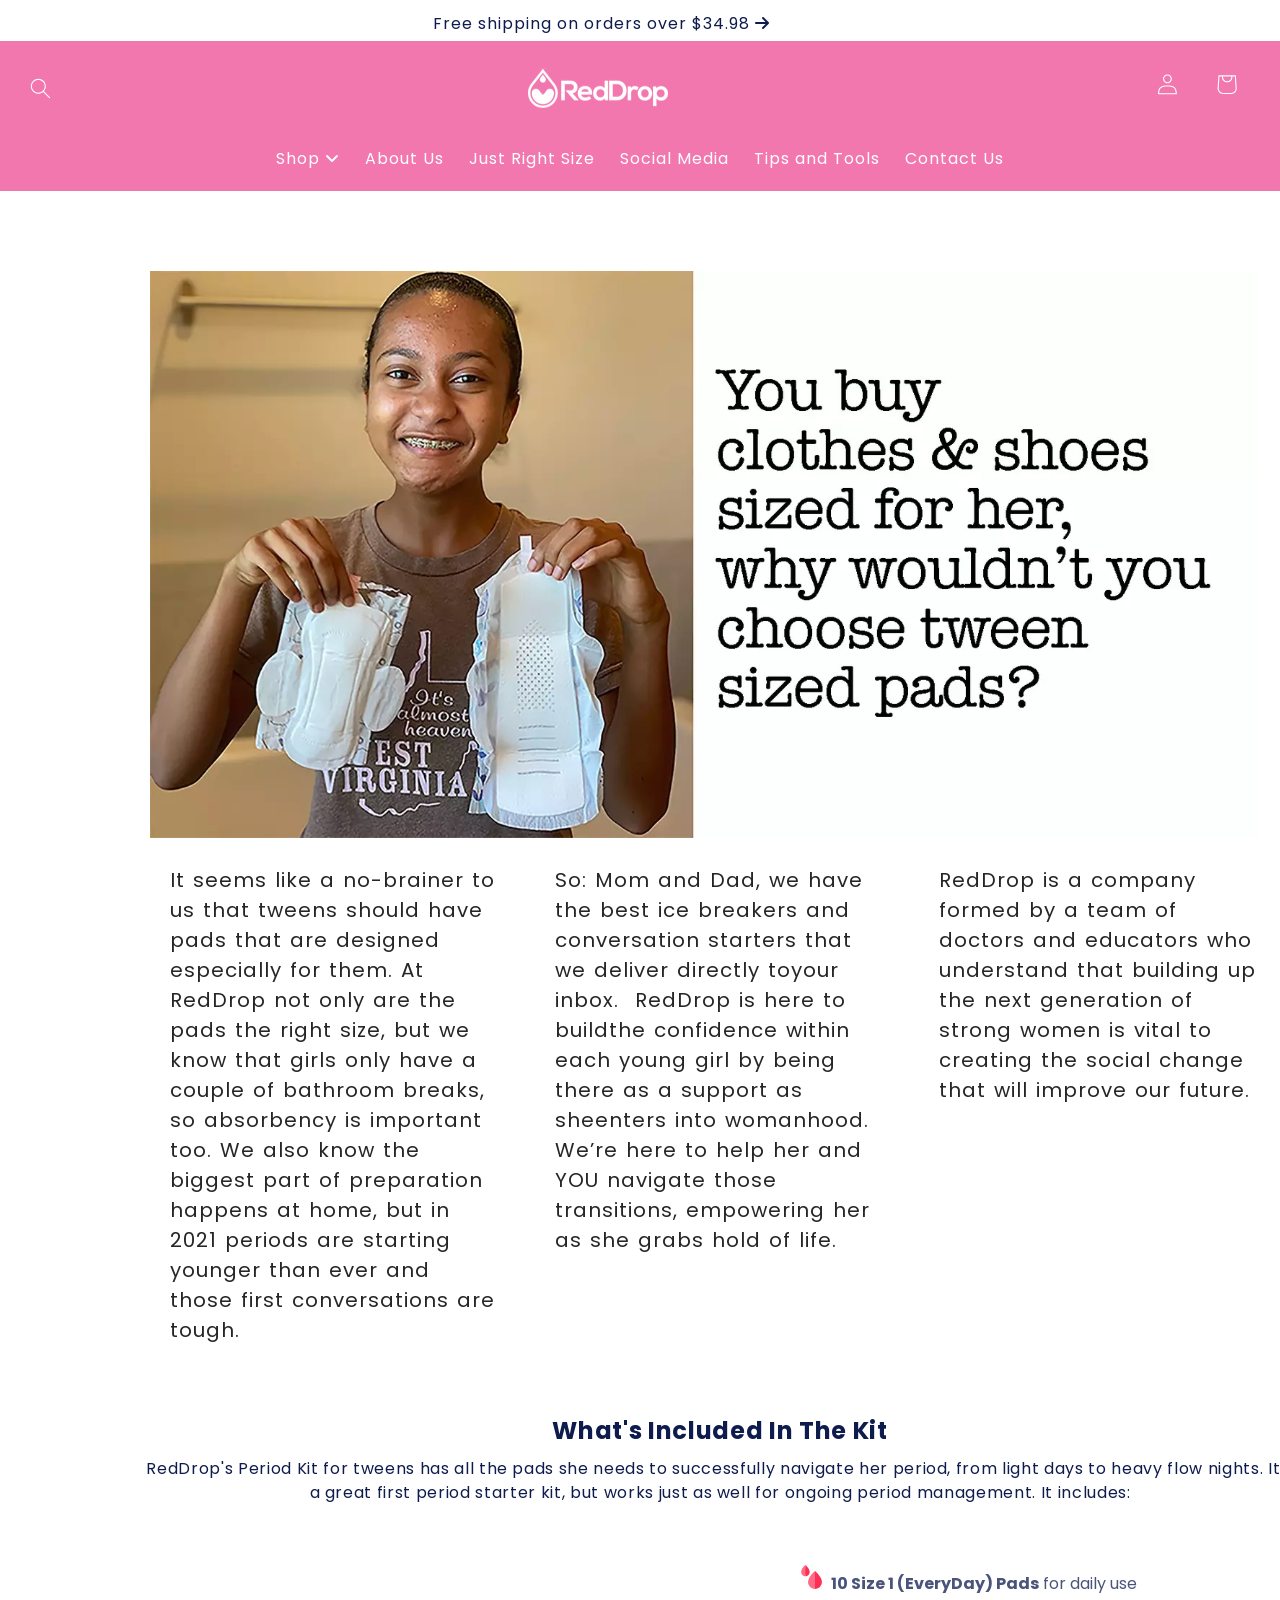
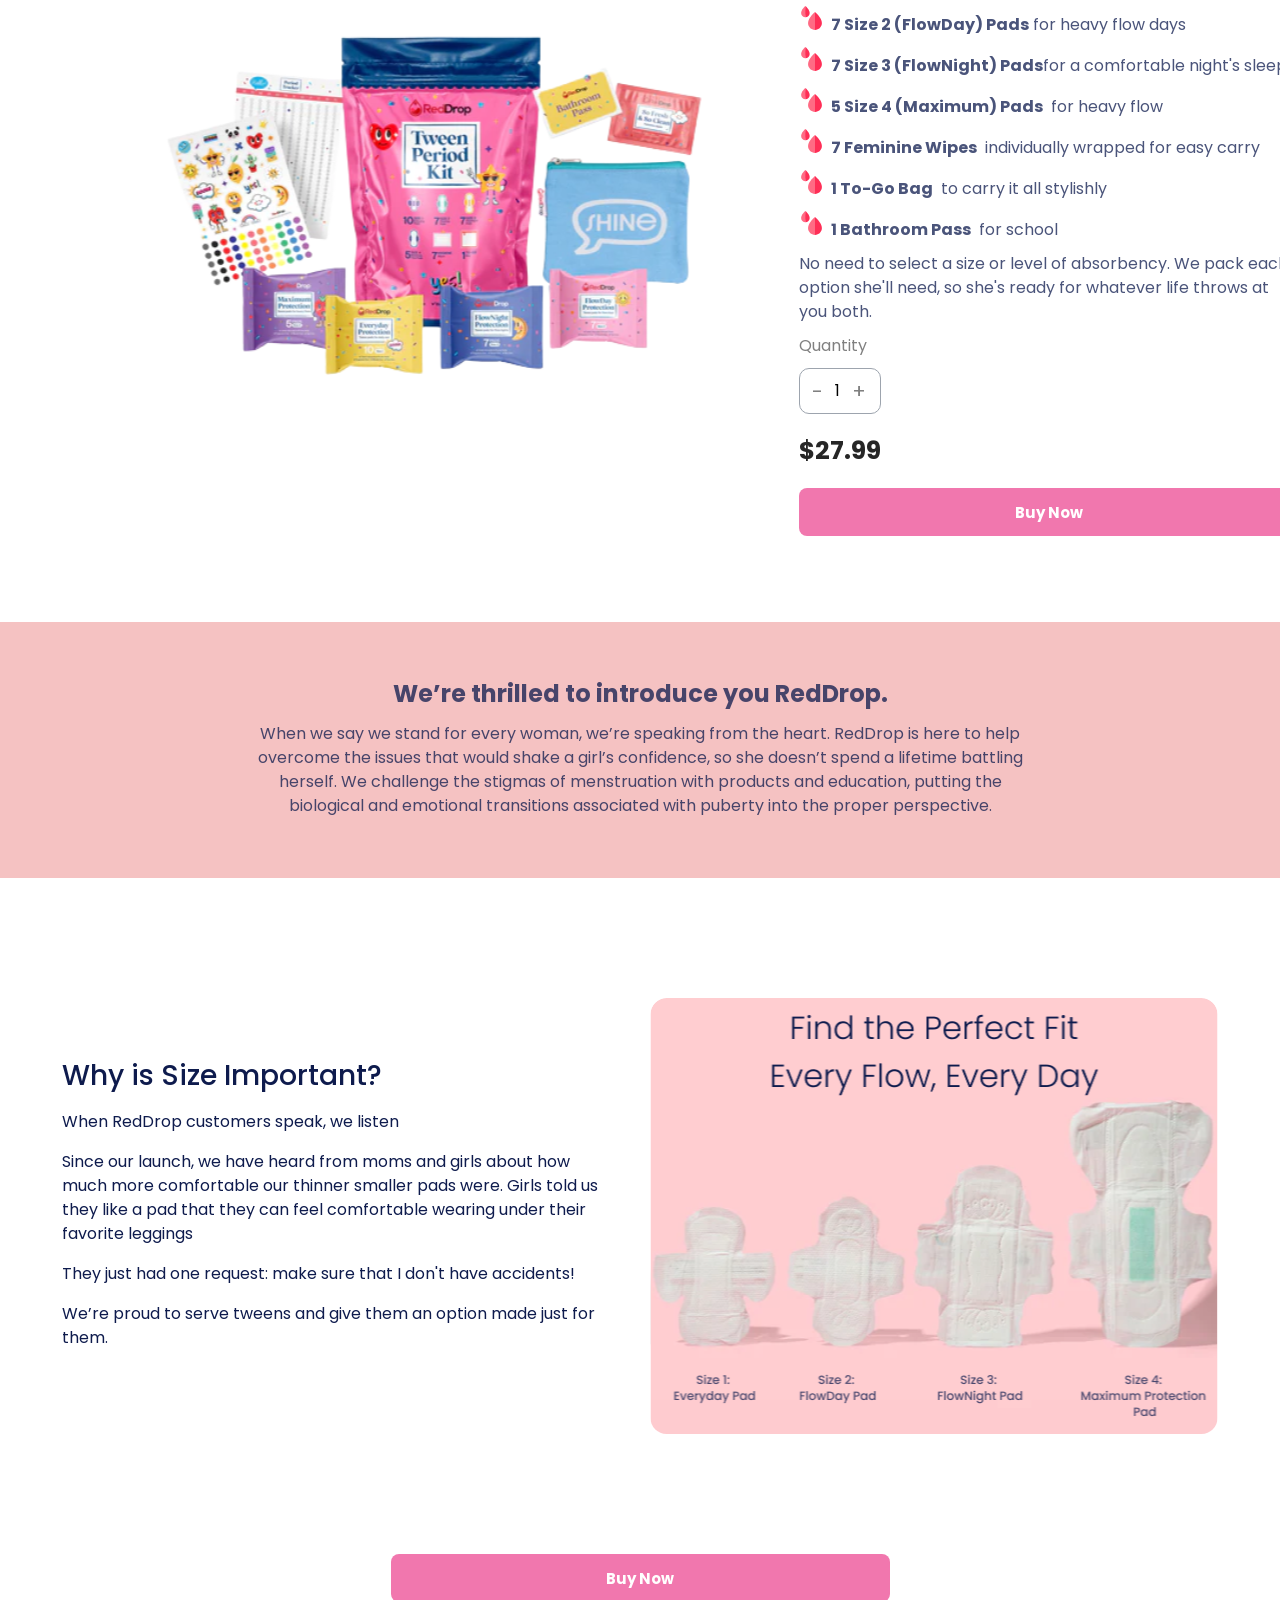
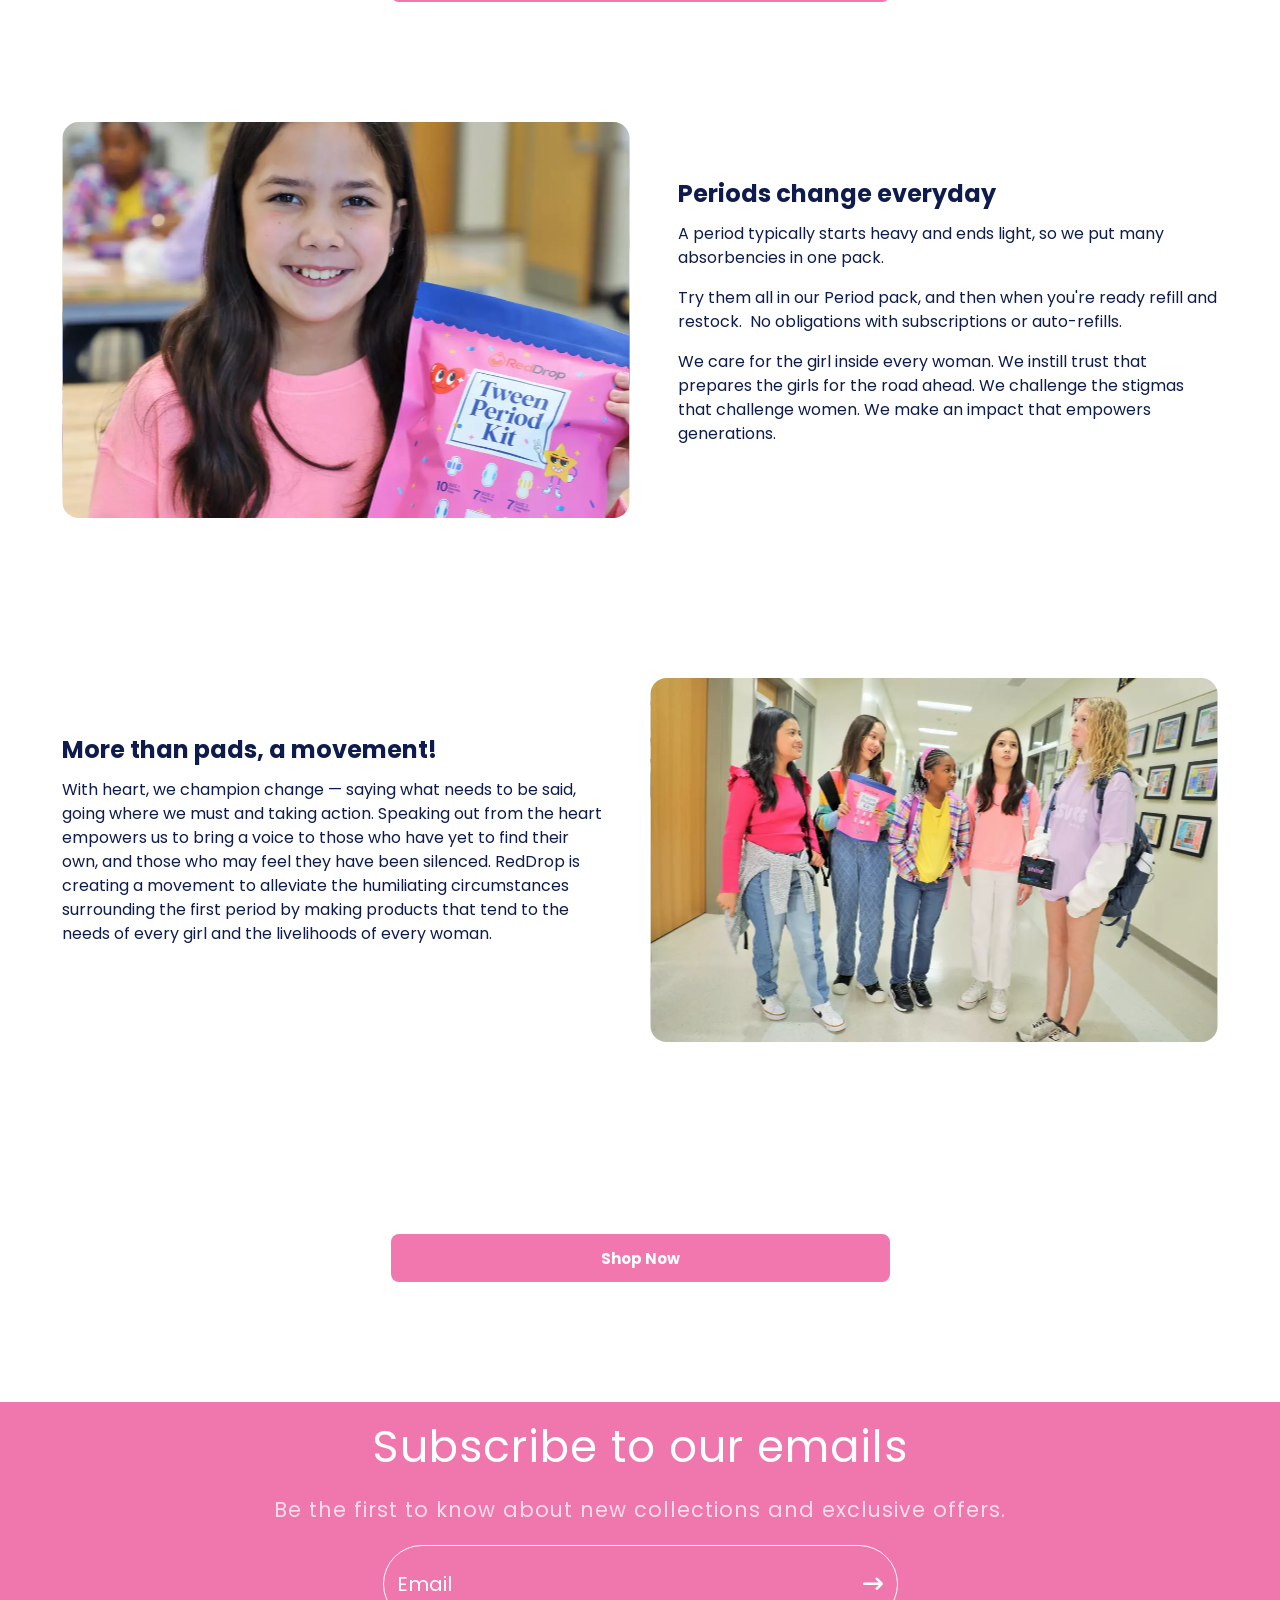
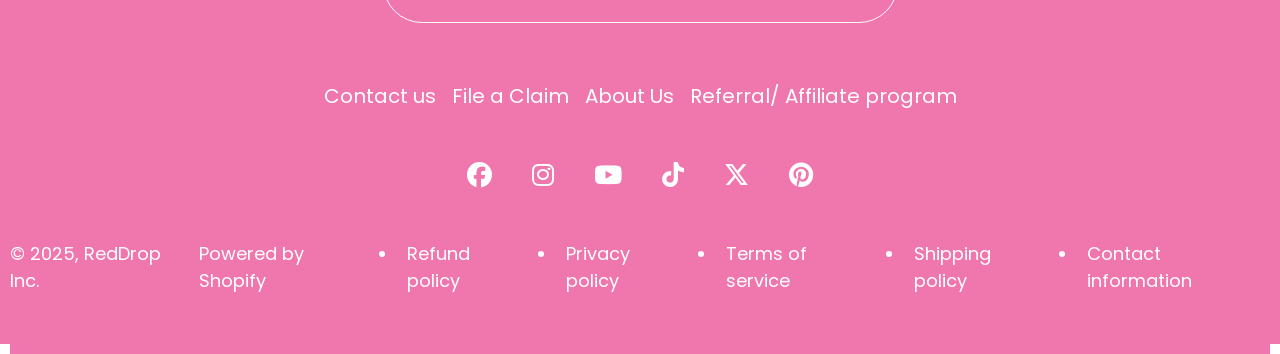
<file: New Product Detail Page/index.html>
<!DOCTYPE html>
<html lang="en">
<head>
    <meta charset="UTF-8">
    <meta name="viewport" content="width=device-width, initial-scale=1.0">
    <link rel="stylesheet" href="https://cdnjs.cloudflare.com/ajax/libs/font-awesome/6.7.2/css/all.min.css"/> 
    <link href='https://fonts.googleapis.com/css?family=Poppins' rel='stylesheet'>
    <link rel="stylesheet" href="./assets/CSS/style.css" title="product-page">
    <title>New Product Detail Page</title>   
</head>
<body>
  <div class=".custom-container">
    <section class="free-shipping">
        <div class="free-shipping-inner-div">
            <p class="shipping-text">Free shipping on orders over $34.98  <i class="fa-solid fa-arrow-right"></i></p>
        </div>
    </section>
    
    <header class="header">
        <div class="header-inner-div">
            <div class="upper-navbar">
                <img src="./assets/Icons/Search.svg" alt="Search icon">
                <img src="./assets/Icons/Logo.svg" alt="Company logo">
                <div class="rightside">
                <img src="./assets/Icons/User.svg" alt="User Account">&nbsp;&nbsp;
                <img src="./assets/Icons/Cart.svg" alt="Cart">
                </div>  
            </div>
            
            <nav class="navbar">
                    <a href="">Shop <i class="fa-solid fa-angle-down"></i></a>
                    <a href="">About Us </a>
                    <a href="">Just Right Size </a>
                    <a href="">Social Media </a>
                    <a href="">Tips and Tools </a>
                    <a href="">Contact Us </a>  
            </nav>
        </div>
    </header>

    <section class="you-buy-clothes">
        <div class="you-buy-clothes-inner-div">
                <a href=""><img src="./assets/Images/Buy-Clothes.svg" alt="Product image"></a>
            <div class="you-buy-clothes-text">

                <div class="para1">It seems like a no-brainer to us that tweens should have pads that are designed especially for them. At RedDrop not only are the pads the
                    right size, but we know that girls only have a couple of bathroom breaks, so absorbency is important too. We also know the biggest part of preparation
                    happens at home, but in 2021 periods are starting younger than ever and those first conversations are tough. </div> 
                <div class="para2">So: Mom and Dad, we have the best
                    ice breakers and conversation starters that we deliver directly toyour inbox.  RedDrop is here to buildthe confidence within each young girl
                    by being there as a support as sheenters into womanhood. We’re here to help her and YOU navigate those transitions, empowering her as she
                    grabs hold of life. </div> 
                <div class="para3">RedDrop is a company formed by a team of doctors and educators who understand that building up the next generation of strong women is vital
                    to creating the social change that will improve our future.</div>
            </div>
        </div>  
    </section>

    <section class="what-included-in-the-kit">
        <div class="what-included-in-the-kit-text">
                <div class="kit-header"><h2>What's Included In The Kit </h2></div>
                <div class="kit-text">RedDrop's Period Kit for tweens has all the pads she needs to successfully navigate her period, from light days to heavy flow nights. It’s a great first period starter kit, but works just as well for ongoing period management. It includes:</div>
        </div>
        <div class="twin-period-kit">
                <div class="kit-image">
                    <img src="./assets/Images/Twin-period-kit.svg" alt="kit-image">
                </div>
                <div class="twin-period-kit-text">
                        <li><b>10 Size 1 (EveryDay) Pads</b> for daily use</li>
                        <li><b>7 Size 2 (FlowDay) Pads</b> for heavy flow days</li>
                        <li><b>7 Size 3 (FlowNight) Pads</b>for a comfortable night's sleep&nbsp; <br></li>
                        <li><b>5 Size 4 (Maximum) Pads</b> &nbsp;for heavy flow&nbsp;<br></li>
                        <li><b>7 Feminine Wipes</b> &nbsp;individually wrapped for easy carry&nbsp;<br></li>
                        <li><b>1 To-Go Bag</b> &nbsp;to carry it all stylishly&nbsp; <br> </li> 
                        <li><b>1 Bathroom Pass</b> &nbsp;for school&nbsp;<br></li>  
                    <p class="twin-period-text"> No need to select a size or level of absorbency. We pack each option she'll need, so she's ready for whatever life throws at you both. </p>
                    <p style="color: gray;">Quantity</p>
                    <div class="counter">
                        <button class="btn">-</button>
                        <span class="count">1</span>
                        <button class="btn">+</button>
                    </div>
                    <p class="price">$27.99</p>
                    <div>
                        <button class="buy-now-button">Buy Now</button>
                    </div>
                    </div>
                </div>
        </div>
    </section>
    <section class="Introduce-you-reddrop">
        <div class="RedDrop-content">
             <h2>We’re thrilled to introduce you RedDrop.</h2>
             <p>When we say we stand for every woman, we’re speaking from the heart. RedDrop is here to help
            overcome the issues that would shake a girl’s confidence, so she doesn’t spend a lifetime battling herself.
            We challenge the stigmas of menstruation with products and education, putting the biological and
            emotional transitions associated with puberty into the proper perspective.</p>
        </div>
    </section>

    <section class="everylflow-everyday">
        <div class="inner-div">
            <div class="size-important">
                <p class="size-important-heading">Why is Size Important?</p>
                <p>When RedDrop customers speak, we listen</p>
                <p>Since our launch, we have heard from moms and girls about how much more comfortable our thinner smaller pads were. Girls told us they like a pad that they can feel comfortable wearing under their favorite leggings</p>
                <p>They just had one request: make sure that I don't have accidents!</p>
                <p>We’re proud to serve tweens and give them an option made just for them.</p>
            </div>
            <div class="size-important-image">
                <img src="./assets/Images/Every-day.svg" alt="Every Flow, Every Day Image">
            </div>
            </div>
        </div>
        <div class="button">
                <button class="buy-now-button ">Buy Now</button>
        </div>

        <div class="inner-div">
            <div class="size-important-image">
                <img src="./assets/Images/Change-every-day.svg" alt="Change Every Day">
            </div>
            <div class="size-important">
                <h2>Periods change everyday</h2>
                <p>A period typically starts heavy and ends light, so we put many absorbencies in one pack.</p>
                <p>Try them all in our Period pack, and then when you're ready refill and restock.  No obligations with subscriptions or auto-refills.</p>
                <p>We care for the girl inside every woman. We instill trust that prepares the girls for the road ahead. We challenge the stigmas that challenge women. We make an impact that empowers generations.</p>
            </div>
        </div>

        <div class="inner-div">
            <div class="size-important">
                <h2>More than pads, a movement!</h2>
                <p>With heart, we champion change — saying what needs to be said, going where we must and taking action. Speaking out from the heart empowers us to bring a voice to those who have yet to find their own, and those who may feel they have been silenced. RedDrop is creating a movement to alleviate the humiliating circumstances surrounding the first period by making products that tend to the needs of every girl and the livelihoods of every woman.</p>
            </div>
            <div class="size-important-image">
                <img src="./assets/Images/More-than-pads.svg" alt="">
            </div>
        </div>
        <button class="buy-now-button">Shop Now</button>
    </section>


    <section class="subscribe-to-our-email">
        <div class="subscribe">
            <h4 class="h4-text">Subscribe to our emails</h4>
            <p class="p-text">Be the first to know about new collections and exclusive offers.</p>
            
            <div class="mail-text">
               <input type="text" name="Email" value="Email" placeholder="Email" width="20" onfocus="this.value='';" autocomplete="off">
               <a href="mailto:name@email.com"><button type="submit"><i class="fa-solid fa-arrow-right-long" aria-hidden="false"></i></button></a>
            </div>
        </div>
    <footer>
        <div class="contact-us">
            <div class="contact-us-inner-div">
                <a href="">Contact us</a>
                <a href="">File a Claim</a>
                <a href="">About Us</a>
                <a href="">Referral/ Affiliate program</a>
            </div>
            <div class="contact-us-social-media-logo">
                <a href=""><i class="fa-brands fa-facebook"></i></a>
                <a href=""><i class="fa-brands fa-instagram"></i></a>
                <a href=""><i class="fa-brands fa-youtube"></i></a>
                <a href=""><i class="fa-brands fa-tiktok"></i></a>
                <a href=""><i class="fa-brands fa-x-twitter"></i></a>
                <a href=""><i class="fa-brands fa-pinterest"></i></a>
                
            </div>
        
            <div class="footer-last-section">
                <p>&copy; 2025, RedDrop Inc.</p>
                <p>Powered by Shopify&nbsp;&nbsp;</p>&nbsp;
                    <ul>
                        <li><a href="">Refund policy</a></li>
                        <li><a href="">Privacy policy</a></li>
                        <li><a href="">Terms of service</a></li>
                        <li><a href="">Shipping policy</a></li>
                        <li><a href="">Contact information</a></li>
                    </ul>
            </div>
          </div>
    </footer>
    </section>
</body>
</html>
</file>
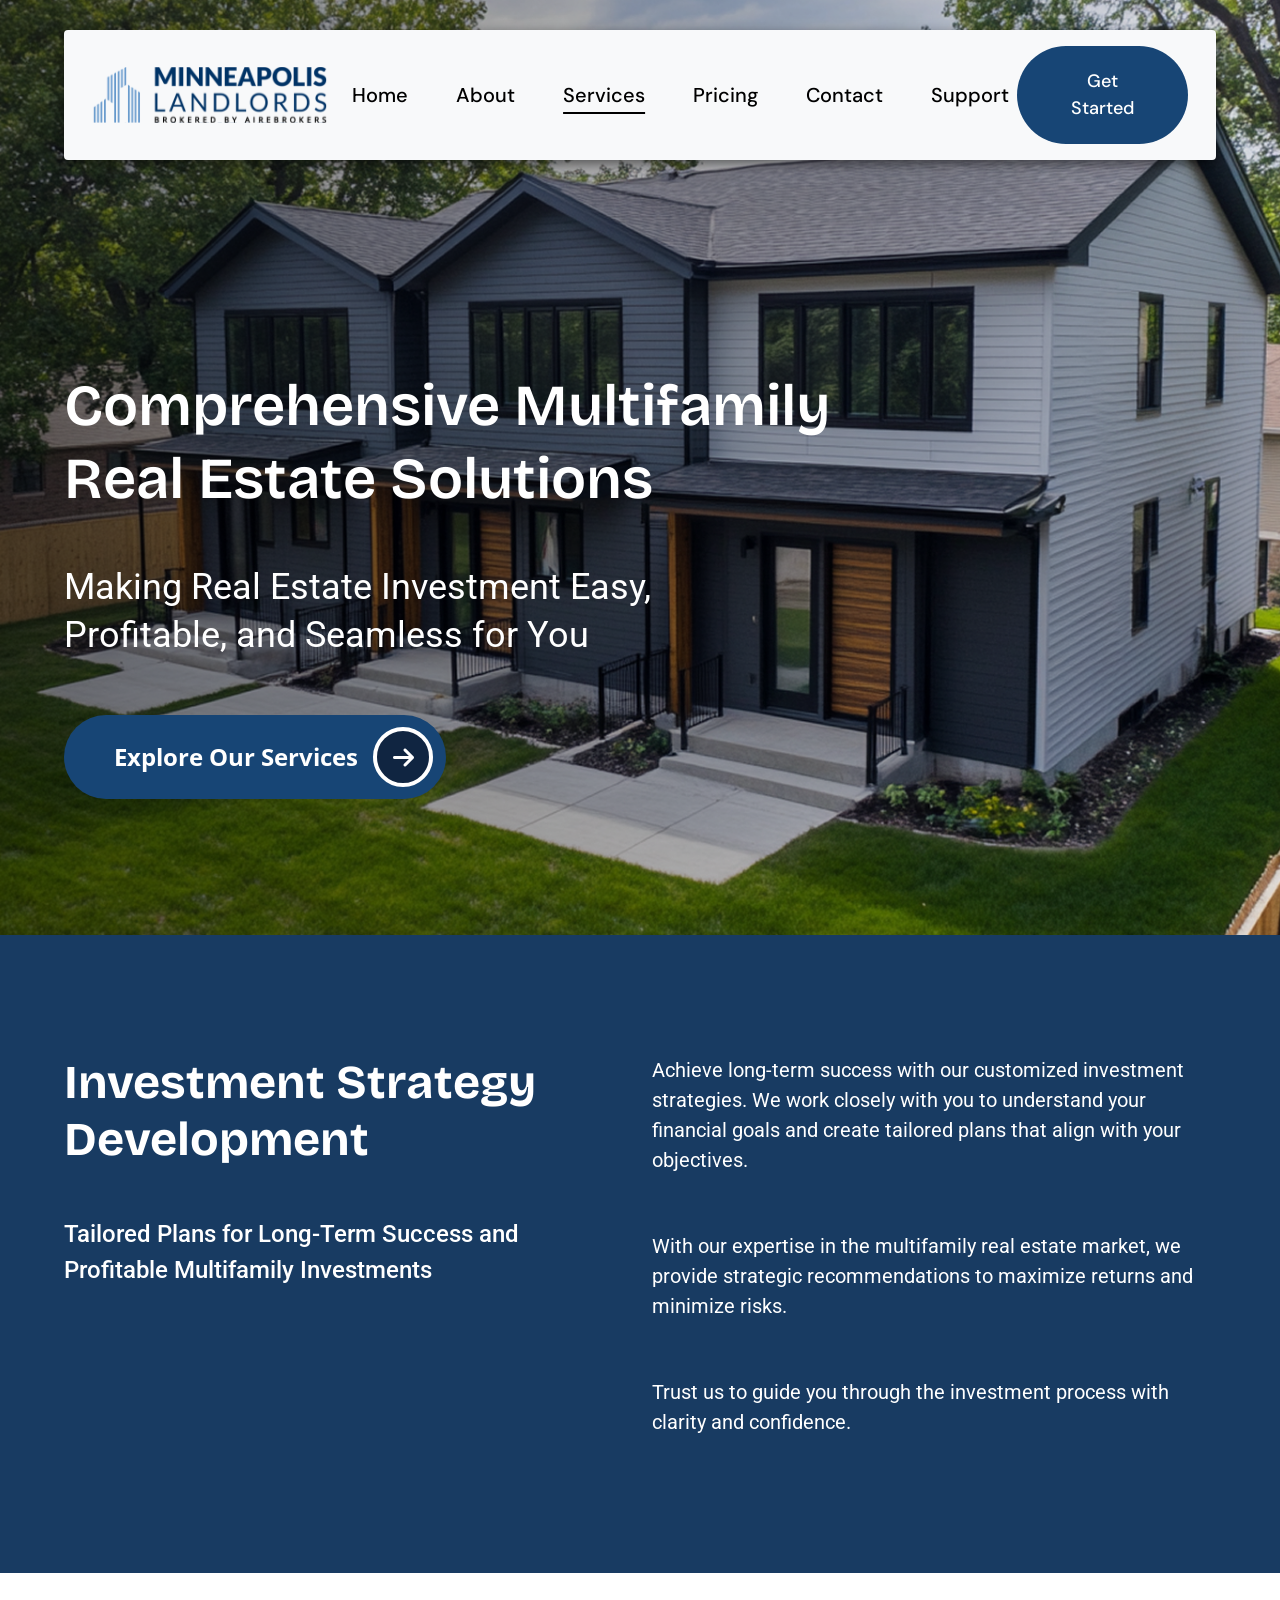
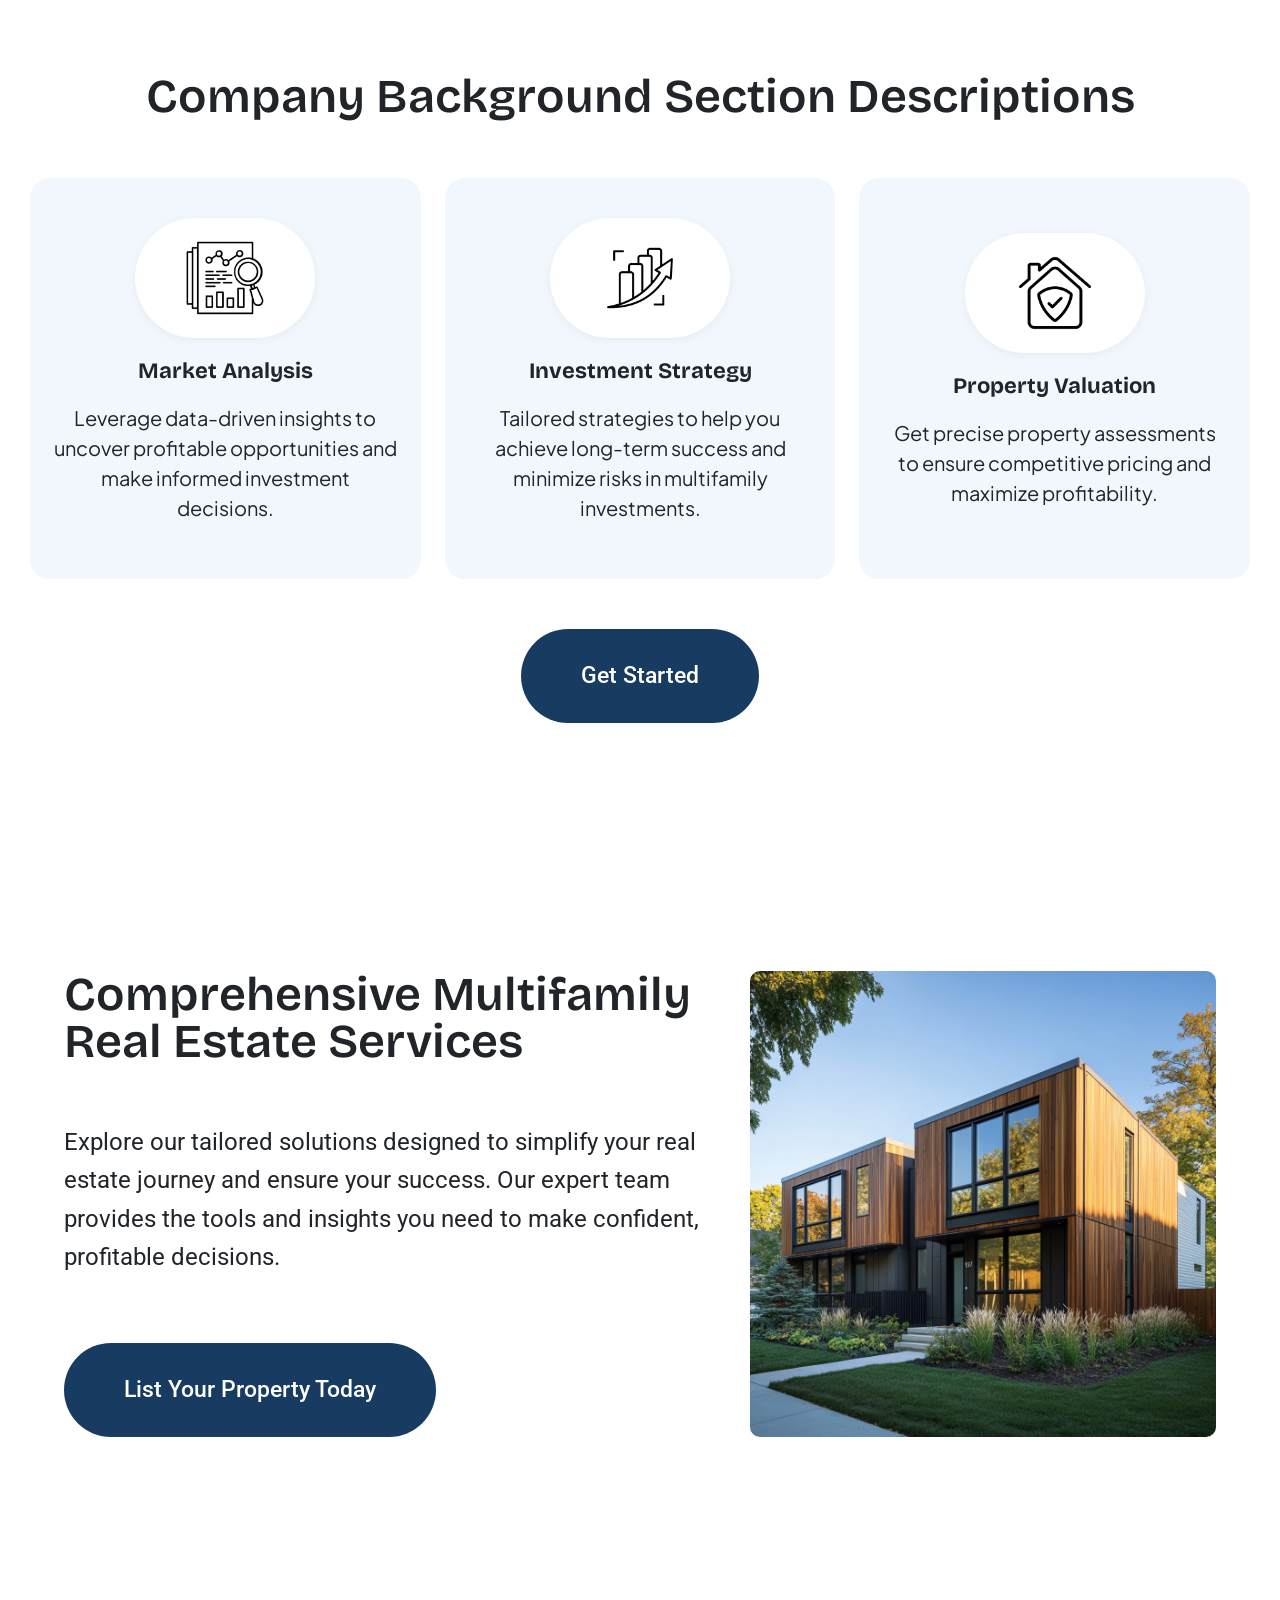
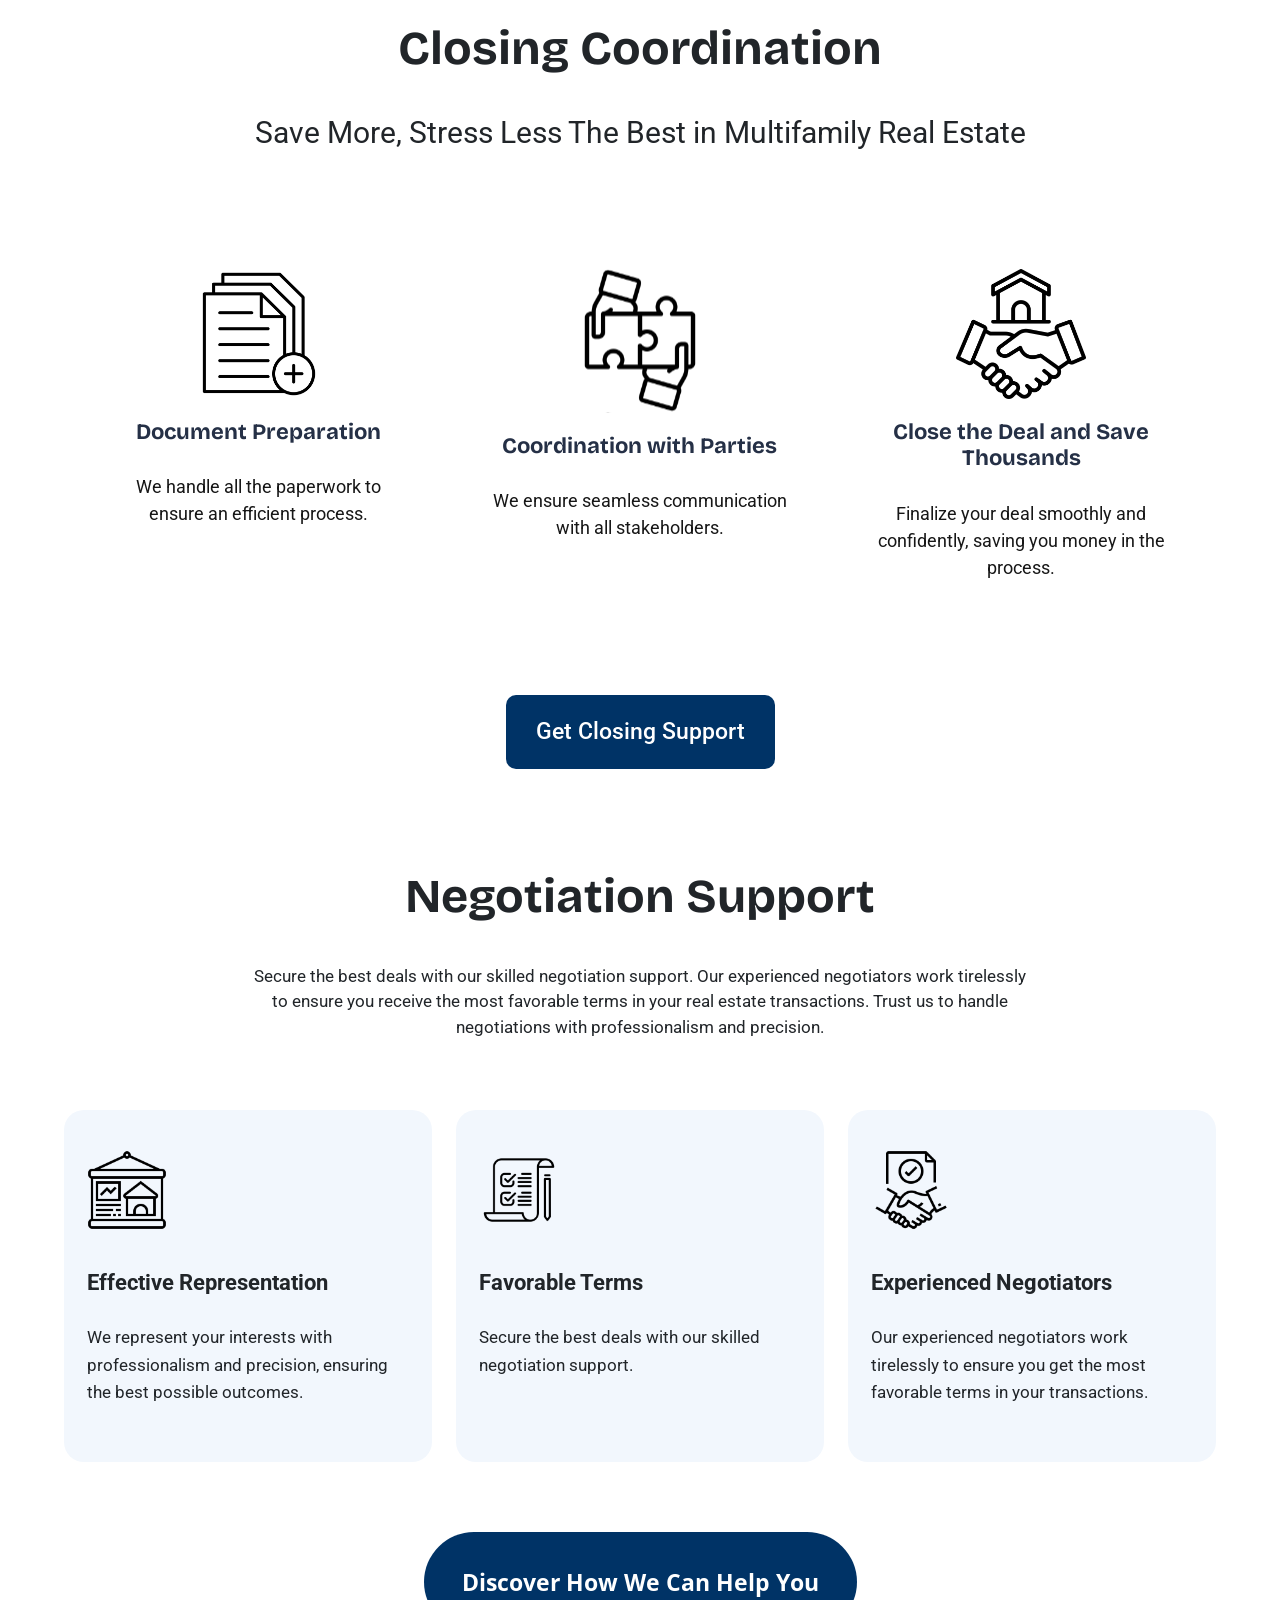
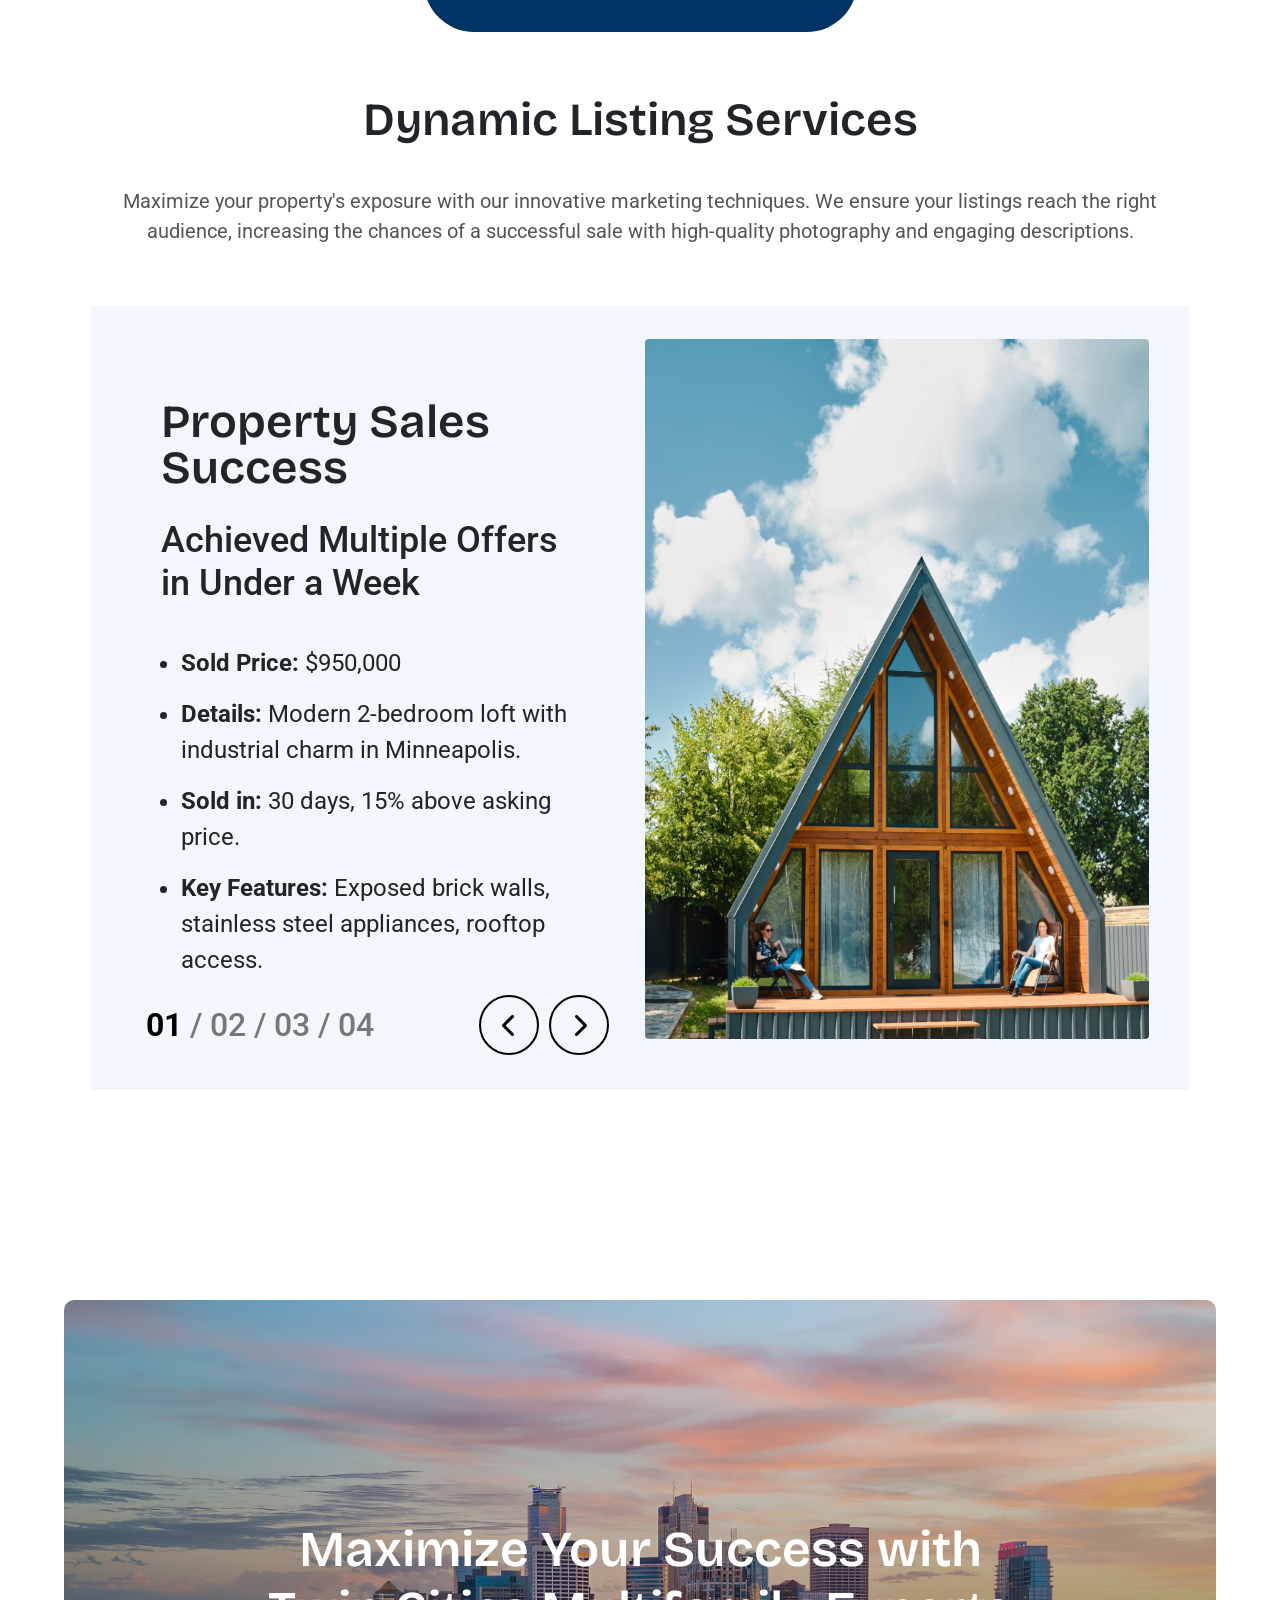
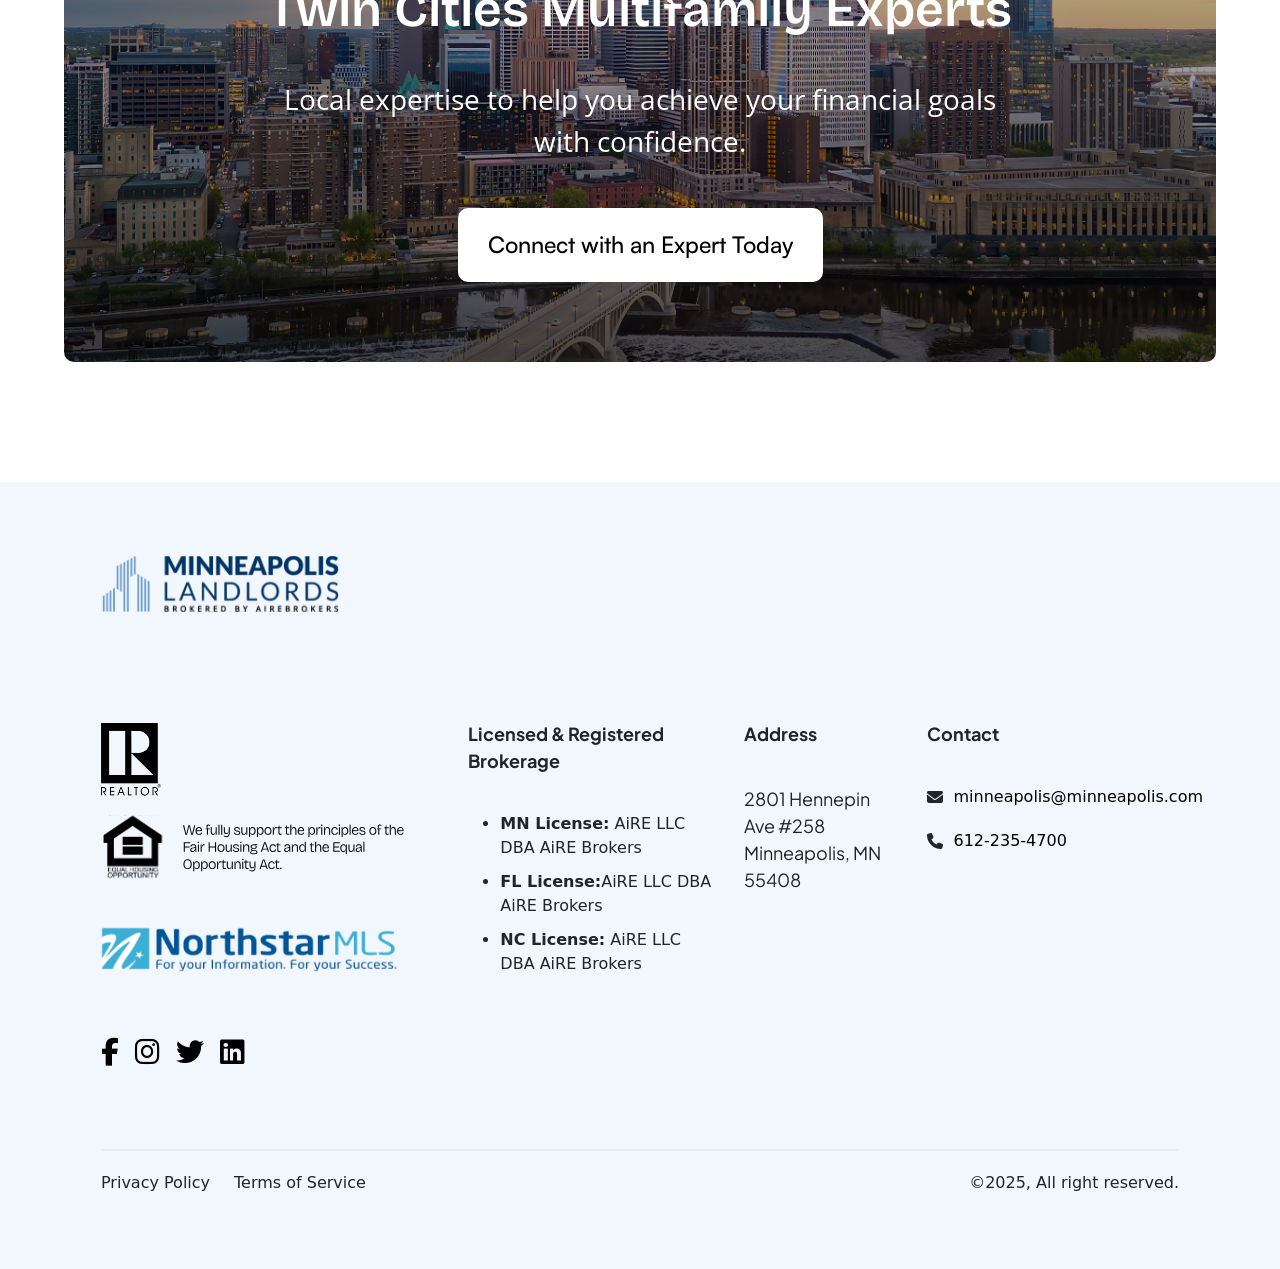
<file: Service page/index.html>
<!DOCTYPE html>
<html lang="en">

<head>
   <meta charset="UTF-8">
   <meta name="viewport" content="width=device-width, initial-scale=1.0">
   <title>Service Page</title>
   <link rel="stylesheet" href="https://cdnjs.cloudflare.com/ajax/libs/font-awesome/6.7.2/css/all.min.css" />
   <link rel="stylesheet" href="./assets/css/style.css">
   <link rel="stylesheet" href="./assets/css/bootstrap.min.css">
</head>

<body>
   <!-- banner-section  -->
   <section class="banner-section">
      <div class="custom-container navbar-light">
         <!-- navbar-section  -->
         <div class="custom-container bg-light rounded py-2 px-3 fixed-top"
            style="margin-top: 30px; box-shadow: 0 4px 12px rgba(0, 0, 0, 0.5);">
            <nav class="navbar navbar-expand-lg " aria-label="Main Navigation">
               <div class="container-fluid">
                  <a class="navbar-brand" href="#">
                     <img src="./assets/icons/Company-logo.svg" alt="Company-logo" class="logo">
                  </a>
                  <div class="collapse navbar-collapse d-lg-flex justify-content-between" id="navbarTogglerDemo03">
                     <ul class="navbar-nav mx-auto mb-2 mb-lg-0 flex-column flex-lg-row">
                        <li class="nav-item">
                           <a class="nav-link" href="#">Home</a>
                        </li>
                        <li class="nav-item">
                           <a class="nav-link" href="#">About</a>
                        </li>
                        <li class="nav-item">
                           <a class="nav-link active" aria-current="page" href="#">Services</a>
                        </li>
                        <li class="nav-item">
                           <a class="nav-link" href="#">Pricing</a>
                        </li>
                        <li class="nav-item">
                           <a class="nav-link" href="#">Contact</a>
                        </li>
                        <li class="nav-item">
                           <a class="nav-link" href="#">Support</a>
                        </li>
                     </ul>
                  </div>
                  <div class="d-none d-lg-flex">
                     <div class="custom-button text-white">
                        Get Started
                     </div>
                  </div>
                  <button class="navbar-toggler custom-toggler" type="button" data-bs-toggle="collapse"
                     data-bs-target="#navbarTogglerDemo03" aria-controls="navbarTogglerDemo03" aria-expanded="false"
                     aria-label="Toggle navigation">
                     <span class="icon-bar open-icon"><i class="fas fa-bars"></i></span>
                     <span class="icon-bar close-icon d-none"><i class="fas fa-times"></i></span>
                  </button>
               </div>
            </nav>
         </div>
         <div class="header-section d-flex flex-column">
            <div class="header-section-text">
               <h2>Comprehensive Multifamily Real Estate Solutions</h2>
               <p>Making Real Estate Investment Easy, Profitable, and Seamless for You</p>
            </div>
            <div class="d-flex">
               <div class="custom-header-button text-white d-lg-flex">
                  <p>Explore Our Services</p>
                  <div class="header-arrows">
                     <button><i class="fa-solid fa-arrow-right"></i></button>
                  </div>
               </div>
            </div>
         </div>
      </div>
   </section>
   <!-- development section  -->
   <section class="development-section">
      <div class="custom-container">
         <div class="row justify-content-center">
            <div class="col-12 col-lg-6">
               <div class="first-column">
                  <h2>Investment Strategy Development</h2>
                  <p>Tailored Plans for Long-Term Success and Profitable Multifamily Investments</p>
               </div>
            </div>
            <div class="col-12 col-lg-6">
               <div class="second-column">
                  <p>Achieve long-term success with our customized investment strategies. We work closely
                     with you to understand your financial goals and create tailored plans that align
                     with your objectives.
                  </p>
                  <p>With our expertise in the multifamily real estate market, we provide strategic
                     recommendations to maximize returns and minimize risks.
                  </p>
                  <p>Trust us to guide you through the investment process with clarity and confidence.</p>
               </div>
            </div>
         </div>
      </div>
   </section>
   <!-- background-section  -->
   <section class="background-section text-center d-flex flex-column justify-content-center align-items-center">
      <div class="background-section-header-text">
         <h2>Company Background Section Descriptions</h2>
      </div>
      <div class="background-custom-row">
         <div class="row justify-content-center gy-4">
            <div class="col-12 col-sm-12 col-md-6 col-lg-4">
               <div class="background-custom-col">
                  <div class="oval-image">
                     <img src="./assets/icons/markett.svg" alt="Market Expansion" class="img-fluid">
                  </div>
                  <div class="background-custom-col-text">
                     <h2>Market Analysis</h2>
                     <p>Leverage data-driven insights to uncover profitable opportunities and make informed
                        investment decisions.
                     </p>
                  </div>
               </div>
            </div>
            <div class="col-12 col-sm-12 col-md-6 col-lg-4">
               <div class="background-custom-col">
                  <div class="oval-image">
                     <img src="./assets/icons/investmentt.svg" alt="Investment Strategy" class="img-fluid">
                  </div>
                  <div class="background-custom-col-text d-flex flex-column">
                     <h2>Investment Strategy</h2>
                     <p>Tailored strategies to help you achieve long-term success and minimize risks in multifamily
                        investments.
                     </p>
                  </div>
               </div>
            </div>
            <div class="col-12 col-sm-12 col-md-6 col-lg-4">
               <div class="background-custom-col">
                  <div class="oval-image">
                     <img src="./assets/icons/Property.svg" alt="Property Valuation" class="img-fluid">
                  </div>
                  <div class="background-custom-col-text">
                     <h2>Property Valuation</h2>
                     <p>Get precise property assessments to ensure competitive pricing and maximize profitability.
                     </p>
                  </div>
               </div>
            </div>
         </div>
      </div>
      <div class="d-flex">
         <div class="multifamily-button text-white rounded-pill text-center">
            Get Started
         </div>
      </div>
      </div>
   </section>
   <!-- multifamily section -->
   <section class="multifamily-section">
      <div class="custom-container">
         <div class="row align-items-center">
            <div class="col-lg-7 mb-4 mb-lg-0">
               <div class="mulifamily-section-text d-flex flex-column justify-content-center h-100">
                  <h2>Comprehensive Multifamily Real Estate Services</h2>
                  <p>
                     Explore our tailored solutions designed to simplify your real estate journey and ensure your
                     success.
                     Our expert team provides the tools and insights you need to make confident, profitable decisions.
                  </p>
                  <div class="d-flex">
                     <div class="multifamily-button text-white rounded-pill text-center">
                        List Your Property Today
                     </div>
                  </div>
               </div>
            </div>
            <div class="col-lg-5 text-center multifamily-image">
               <img src="./assets/images/multifamily-image.png" alt="multifamily-image" />
            </div>
         </div>
      </div>
   </section>
   <!-- closing-coordination section  -->
   <section class="closing-coordination text-center d-flex flex-column">
      <div class="custom-container">
         <div class="closing-coordination-header d-flex flex-column">
            <div class="closing-coordination-header-text d-flex flex-column">
               <h2>Closing Coordination</h2>
               <p>Save More, Stress Less The Best in Multifamily Real Estate</p>
            </div>
            <div class="closing-coordination-row">
               <div class="row-wrapper mx-auto px-3" style="max-width: 1380px;">
                  <div class="row justify-content-center gy-lg-4 gx-lg-4">
                     <div class="col-12 col-md-6 col-lg-4">
                        <div class="closing-coordination-custom-col">
                           <img src="./assets/icons/document.svg" alt="Document Preparation image" class="img-fluid" />
                           <div class="closing-coordination-custom-col-text">
                              <div class="custom-card card-1">
                                 <h2>Document Preparation</h2>
                                 <p>We handle all the paperwork to ensure an efficient process.</p>
                              </div>
                           </div>
                        </div>
                     </div>
                     <div class="col-12 col-md-6 col-lg-4">
                        <div class="closing-coordination-custom-col">
                           <img src="./assets/icons/parties.svg" alt="Coordination with Parties" class="img-fluid" />
                           <div class="closing-coordination-custom-col-text d-flex flex-column">
                              <div class="custom-card card-2">
                                 <h2>Coordination with Parties</h2>
                                 <p>We ensure seamless communication with all stakeholders.</p>
                              </div>
                           </div>
                        </div>
                     </div>
                     <div class="col-12 col-md-6 col-lg-4">
                        <div class="closing-coordination-custom-col">
                           <img src="./assets/icons/close-the-hands.svg" alt="Close the hands image"
                              class="img-fluid" />
                           <div class="closing-coordination-custom-col-text">
                              <div class="custom-card card-3 gy-5">
                                 <h2> Close the Deal and Save Thousands</h2>
                                 <p>Finalize your deal smoothly and confidently, saving you money in the process.</p>
                              </div>
                           </div>
                        </div>
                     </div>
                  </div>
               </div>
            </div>
            <button class="closing-support-btn">Get Closing Support</button>
         </div>
      </div>
   </section>
   <!-- negotiation-support section  -->
   <section class="multifamily-section">
      <div class="custom-container">
         <div class="negotiation-support d-flex flex-column">
            <div class="negotiation-support-text text-center">
               <h2>Negotiation Support</h2>
               <p>Secure the best deals with our skilled negotiation support. Our experienced negotiators work
                  tirelessly to ensure you receive the most favorable terms in your real estate transactions. Trust us
                  to handle negotiations with professionalism and precision.</p>
            </div>
            <div class="row justify-content-center gy-3 mx-xxl-5 ">
               <div class="col-12 col-sm-12 col-md-6 col-lg-4">
                  <div class="negotiation-custom-col">
                     <div>
                        <img src="./assets/icons/effective.svg" alt="Market Expansion" class="img-fluid">
                     </div>
                     <div class="negatiation-custom-col-text">
                        <h2>Effective Representation</h2>
                        <p>We represent your interests with professionalism and precision, ensuring the best possible
                           outcomes.</p>
                     </div>
                  </div>
               </div>
               <div class="col-12 col-sm-12 col-md-6 col-lg-4">
                  <div class="negotiation-custom-col">
                     <img src="./assets/icons/favorable.svg" alt="Investment Strategy" class="img-fluid">
                     <div class="negatiation-custom-col-text">
                        <h2>Favorable Terms</h2>
                        <p>Secure the best deals with our skilled negotiation support.</p>
                     </div>
                  </div>
               </div>
               <div class="col-12 col-sm-12 col-md-6 col-lg-4">
                  <div class="negotiation-custom-col">
                     <img src="./assets/icons/experienced.svg" alt="Property Valuation" class="img-fluid">
                     <div class="negatiation-custom-col-text">
                        <h2>Experienced Negotiators</h2>
                        <p>Our experienced negotiators work tirelessly to ensure you get the most favorable terms in
                           your transactions.</p>
                     </div>
                  </div>
               </div>
            </div>
            <div class="d-flex justify-content-center align-items-center text-center ">
               <div class="negatiation-button cursor-pointer rounded-pill">
                  <div class="negatiation-button-text text-white d-flex align-items-center justify-content-between">
                     <p class="mb-0">Discover How We Can Help You</p>
                  </div>
               </div>
            </div>
         </div>
      </div>
   </section>
   <!-- dynamic listing section -->
   <section class="dynamic-listing slider-section">
      <div class="custom-container">
         <div class="dynamic-listing-header text-center d-flex flex-column">
            <div class="dynamic-listing-header-text d-flex flex-column">
               <h2>Dynamic Listing Services</h2>
               <p>
                  Maximize your property's exposure with our innovative marketing techniques.
                  We ensure your listings reach the right audience, increasing the chances of a
                  successful sale with high-quality photography and engaging descriptions.
               </p>
            </div>
            <div id="propertyCarousel" class="carousel slide text-start" data-bs-ride="carousel">
               <div class="carousel-inner">
                  <!-- Slide 1 -->
                  <div class="carousel-item active">
                     <div class="property-slide d-flex flex-lg-row flex-column align-items-center gap-4 position-relative">
                        <div class="slide-text col-lg-6 col-12">
                           <h2>Property Sales Success</h2>
                           <h5>Achieved Multiple Offers in Under a Week</h5>
                           <ul>
                              <li><b>Sold Price:</b> $950,000</li>
                              <li><b>Details:</b> Modern 2-bedroom loft with industrial charm in Minneapolis.</li>
                              <li><b>Sold in:</b> 30 days, 15% above asking price.</li>
                              <li><b>Key Features:</b> Exposed brick walls, stainless steel appliances, rooftop access.
                              </li>
                           </ul>
                            <div class="slider-controls mt-4 d-flex justify-content-between align-items-center">
                              <div class="pagination-text">
                                 <span class="active">01</span> / <span>02</span> / <span>03</span> / <span>04</span>
                              </div>
                              <div class="slider-arrows">
                                 <button class="prevBtn"><i class="fas fa-chevron-left"></i></button>
                                 <button class="nextBtn"><i class="fas fa-chevron-right"></i></button>
                              </div>
                           </div>
                        </div>
                        <div class="slide-image col-lg-6 col-12 text-center">
                           <img src="./assets/images/property-sale-house.jpg" alt="Property Image"
                              class="img-fluid rounded">
                        </div>
                     </div>
                  </div>
                  <!-- Slide 2 -->
                  <div class="carousel-item">
                     <div class="property-slide d-flex flex-lg-row flex-column align-items-center gap-4">
                        <div class="slide-text col-lg-6 col-12">
                           <h2>Urban Living Deal</h2>
                           <h5>Closed Fast with Competitive Offers</h5>
                           <ul>
                              <li><b>Sold Price:</b> $1,150,000</li>
                              <li><b>Details:</b> Chic 3-bedroom apartment in downtown San Francisco.</li>
                              <li><b>Sold in:</b> 20 days, full asking price.</li>
                              <li><b>Key Features:</b> Panoramic windows, granite kitchen, rooftop pool, stainless steel
                                 appliances.</li>
                           </ul>
                           <div class="slider-controls mt-4 d-flex justify-content-between align-items-center">
                              <div class="pagination-text">
                                 <span>01</span> / <span class="active">02</span> / <span>03</span> / <span>04</span>
                              </div>
                              <div class="slider-arrows">
                                 <button class="prevBtn"><i class="fas fa-chevron-left"></i></button>
                                 <button class="nextBtn"><i class="fas fa-chevron-right"></i></button>
                              </div>
                           </div>
                        </div>
                        <div class="slide-image col-lg-6 col-12 text-center">
                           <img src="./assets/images/property-house-2.png" alt="Property Image 2"
                              class="img-fluid rounded">
                        </div>
                     </div>
                  </div>
                  <!-- Slide 3 -->
                  <div class="carousel-item">
                     <div class="property-slide d-flex flex-lg-row flex-column align-items-center gap-4">
                        <div class="slide-text col-lg-6 col-12">
                           <h2>Modern Suburban Home</h2>
                           <h5>Sold Above Market Value Location</h5>
                           <ul>
                              <li><b>Sold Price:</b> $890,000</li>
                              <li><b>Details:</b> Beautiful 4-bedroom home in a quiet neighborhood.</li>
                              <li><b>Sold in:</b> 18 days, over market rate.</li>
                              <li><b>Key Features:</b> Garden, smart home features, stainless steel appliances, granite kitchen, double
                                 garage.</li>
                           </ul>
                           <div class="slider-controls mt-4 d-flex justify-content-between align-items-center">
                              <div class="pagination-text">
                                 <span>01</span> / <span>02</span> / <span class="active">03</span> / <span>04</span>
                              </div>
                              <div class="slider-arrows">
                                 <button class="prevBtn"><i class="fas fa-chevron-left"></i></button>
                                 <button class="nextBtn"><i class="fas fa-chevron-right"></i></button>
                              </div>
                           </div>
                        </div>
                        <div class="slide-image col-lg-6 col-12 text-center">
                           <img src="./assets/images/property-sales-3.jpg" alt="Property Image 3"
                              class="img-fluid rounded">
                        </div>
                     </div>
                  </div>
                  <!-- Slide 4 -->
                  <div class="carousel-item">
                     <div class="property-slide d-flex flex-lg-row flex-column align-items-center gap-4">
                        <div class="slide-text col-lg-6 col-12">
                           <h2>Luxury City Condo</h2>
                           <h5>Premium Downtown Location</h5>
                           <ul>
                              <li><b>Sold Price:</b> $1,350,000</li>
                              <li><b>Details:</b> Spacious 2-bedroom condo with skyline views.</li>
                              <li><b>Sold in:</b> 10 days, top-dollar deal.</li>
                              <li><b>Key Features:</b> Floor-to-ceiling glass, stainless steel appliances, concierge,
                                 private balcony.</li>
                           </ul>
                           <div class="slider-controls mt-4 d-flex justify-content-between align-items-center">
                              <div class="pagination-text">
                                 <span>01</span> / <span>02</span> / <span>03</span> / <span class="active">04</span>
                              </div>
                              <div class="slider-arrows">
                                 <button class="prevBtn"><i class="fas fa-chevron-left"></i></button>
                                 <button class="nextBtn"><i class="fas fa-chevron-right"></i></button>
                              </div>
                           </div>
                        </div>
                        <div class="slide-image col-lg-6 col-12 text-center">
                           <img src="./assets/images/property-house-4.png" alt="Property Image 4"
                              class="img-fluid rounded">
                        </div>
                     </div>
                  </div>
               </div>
            </div>
         </div>
      </div>
   </section>
   <!-- twin city -->
   <section class="twin-city text-center">
      <div class="custom-container">
         <div class="twin-city-background d-flex flex-column">
            <div class="twin-city-background-text d-flex flex-column">
               <h2>Maximize Your Success with Twin Cities Multifamily Experts</h2>
               <p>Local expertise to help you achieve your financial goals with confidence.</p>
            </div>
            <div>
               <button class="twin-city-btn">Connect with an Expert Today</button>
            </div>
         </div>
      </div>
   </section>
   <footer class="footer-section">
      <div>
         <img src="./assets/icons/Company-logo.svg" alt="" class="logo">
      </div>
      <div class="footer-custom-row pt-md-5">
         <div class="row">
            <div class="col-lg-4 col-md-6 col-sm-12 custom-gap-30">
               <div class="d-flex flex-wrap gap-3 align-items-center equal-logo-group">
                  <img src="./assets/icons/equal-housing-logo-1.png" alt="equal-housing-logo" class="img-fluid"
                     style="max-width: 100px;">
                  <img src="./assets/icons/equal-housing.svg" alt="equal-housing-opportunity-logo" class="img-fluid">
               </div>
               <img src="./assets/icons/Northstart.svg" alt="Northstart-logo" class="img-fluid"
                  style="max-width: 301px;" height="78px">
               <div class="social-media d-flex gap-3">
                  <a href="#"><i class="fa-brands fa-facebook-f fs-3"></i></a>
                  <a href="#"><i class="fa-brands fa-instagram fs-3"></i></a>
                  <a href="#"><i class="fa-brands fa-twitter fs-3"></i></a>
                  <a href="#"><i class="fa-brands fa-linkedin fs-3"></i></a>
               </div>
            </div>
            <div class="col-lg-3 col-md-6 col-sm-12 custom-gap-30">
               <p><b>Licensed & Registered Brokerage</b></p>
               <ul class="custom-gap-10">
                  <li><b>MN License:</b> AiRE LLC DBA AiRE Brokers</li>
                  <li><b>FL License:</b>AiRE LLC DBA AiRE Brokers</li>
                  <li><b>NC License:</b> AiRE LLC DBA AiRE Brokers</li>
               </ul>
            </div>
            <div class="col-lg-2 col-md-6 col-sm-12 custom-gap-30">
               <p><b>Address</b></p>
               <p>2801 Hennepin Ave #258 Minneapolis, MN 55408</p>
            </div>
            <div class="col-lg-3 col-md-6 col-sm-12 custom-gap-30">
               <p><b>Contact</b></p>
               <div class="custom-gap-20">
                  <div class="contact-item">
                     <i class="fa-solid fa-envelope"></i>
                     <a href="mailto:minneapolis@minneapolis.com">minneapolis@minneapolis.com</a>
                  </div>
                  <div class="contact-item">
                     <i class="fa-solid fa-phone"></i>
                     <a href="tel:+6122354700">612-235-4700</a>
                  </div>
               </div>
            </div>
         </div>
      </div>
      <div>
         <div class="hr-class">
            <hr>
         </div>
         <div class="d-flex justify-content-between align-items-center flex-wrap g-0">
            <!-- Left side -->
            <ul class="list-unstyled d-flex mb-0">
               <li class="me-4"><a href="#" class="text-dark text-decoration-none">Privacy Policy</a></li>
               <li><a href="#" class="text-dark text-decoration-none">Terms of Service</a></li>
            </ul>
            <!-- Right side -->
            <div class="text-dark">
               &copy;2025, All right reserved.
            </div>
         </div>
      </div>
   </footer>
   <script src="./assets/js/bootstrap.bundle.min.js"></script>
   <script src="./assets/js/index.js"></script>
</body>
</html>
</file>
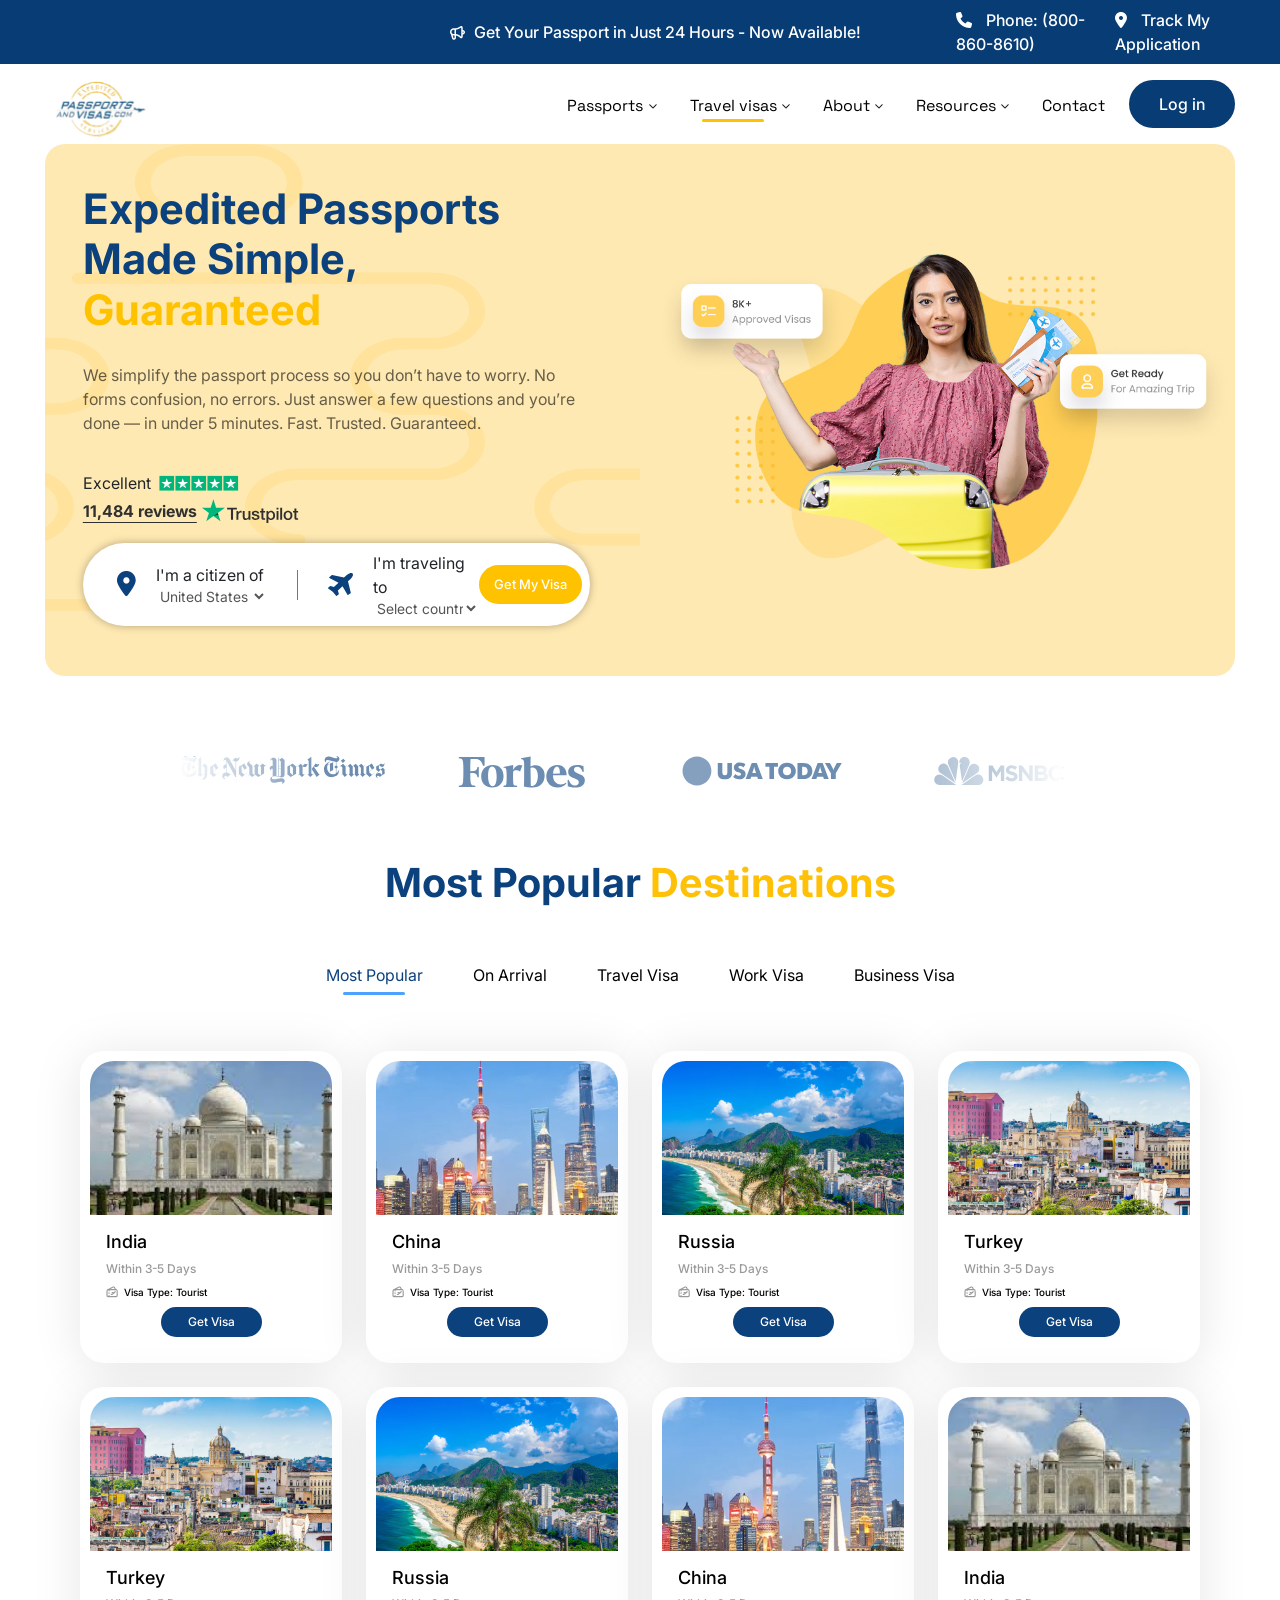
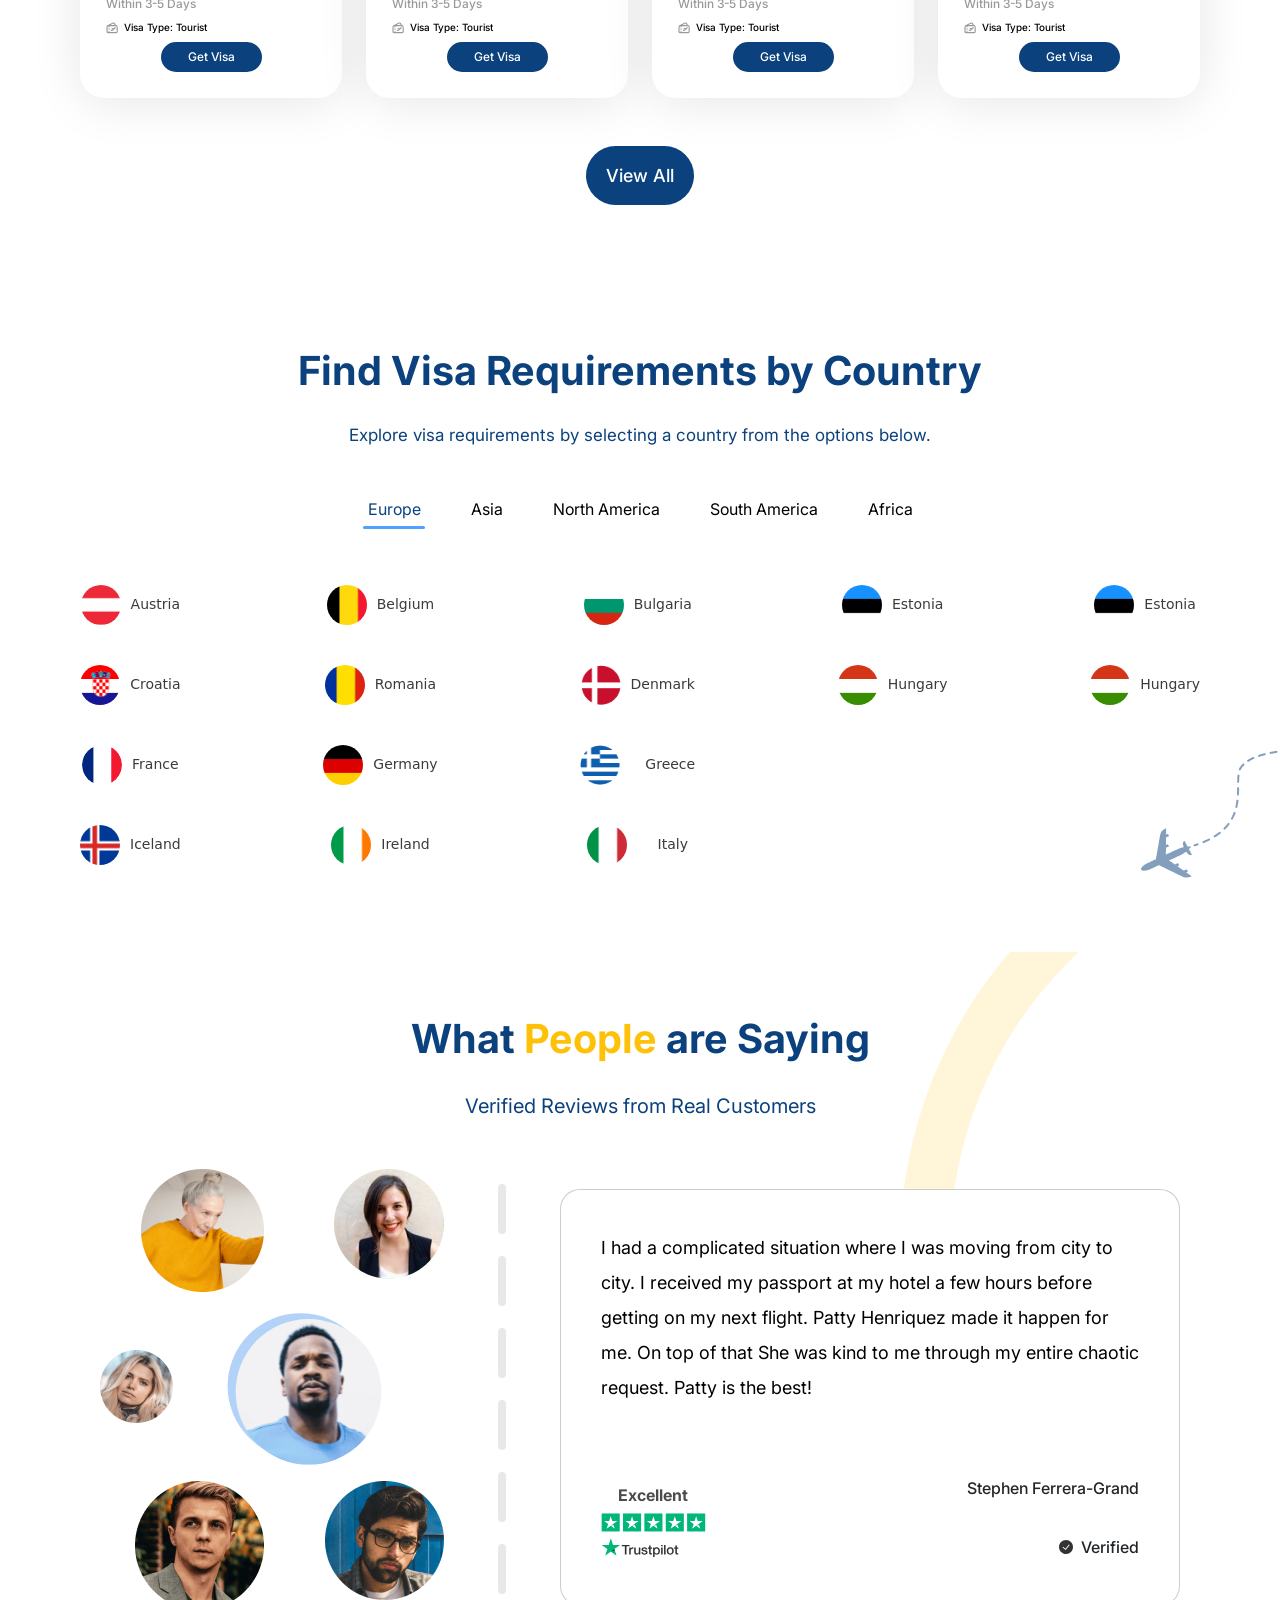
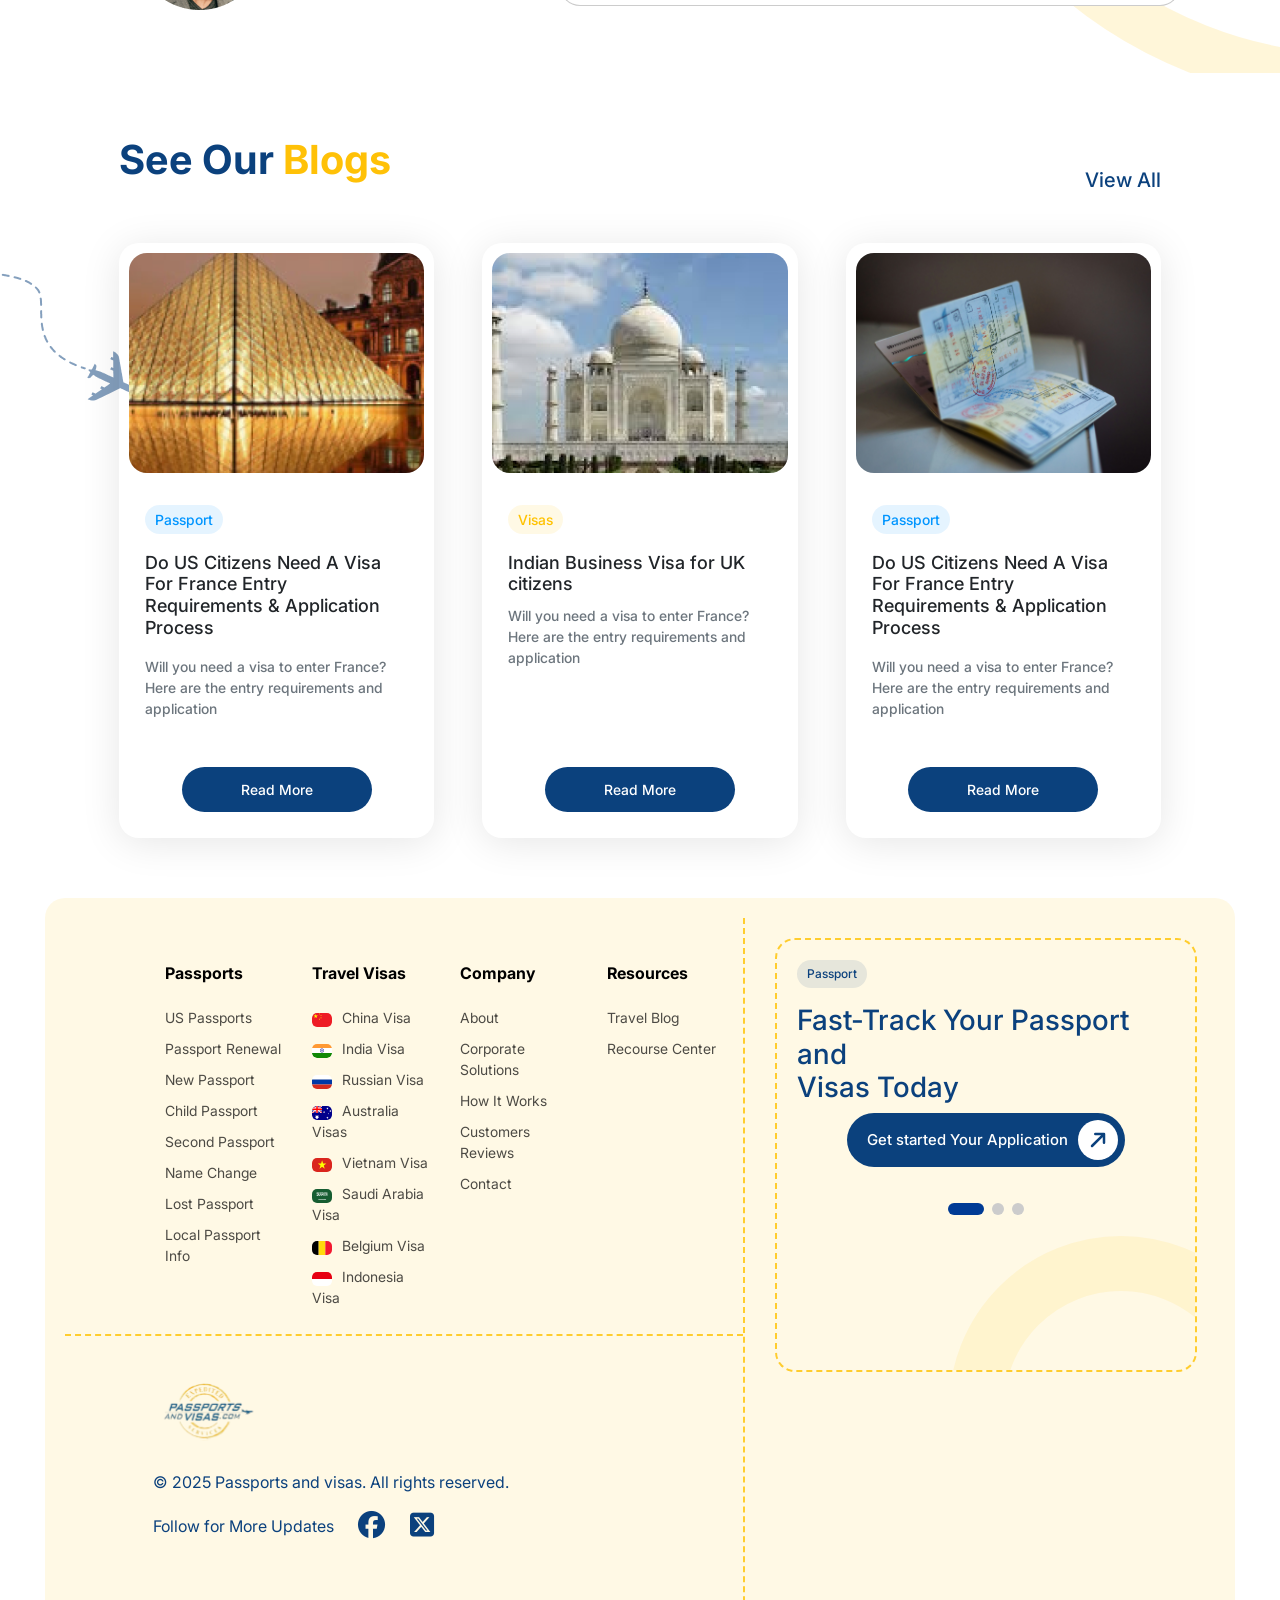
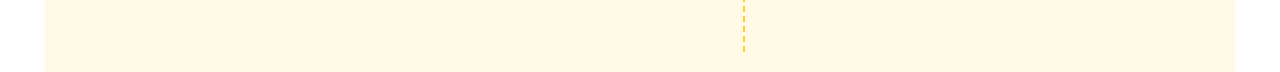
<file: Visa-page/index.html>
<!DOCTYPE html>
<html lang="en">

<head>
    <meta charset="UTF-8">
    <meta name="viewport" content="width=device-width, initial-scale=1.0">
    <title>Visa page</title>
    <link rel="stylesheet" href="https://cdnjs.cloudflare.com/ajax/libs/font-awesome/6.5.0/css/all.min.css">
    <link rel="stylesheet" href="https://cdnjs.cloudflare.com/ajax/libs/OwlCarousel2/2.3.4/assets/owl.carousel.min.css">
    <link rel="stylesheet"
        href="https://cdnjs.cloudflare.com/ajax/libs/OwlCarousel2/2.3.4/assets/owl.theme.default.min.css">
    <link rel="stylesheet" href="./assets/css/bootstrap.min.css">
    <link rel="stylesheet" href="./assets/css/style.css">


</head>

<body>
    <!-- desktop navbar section  -->
    <section class="navbar-section">
        <!-- Top Bar: Now visible on all screens -->
        <div class="top-bar text-white py-1 py-md-2">

            <div class="custom-container">
                <div class="row align-items-center">
                    <!-- Announcement: Always visible, center on small screens -->
                    <div class="col-12 col-lg-5 offset-lg-4 col-md-5 offset-md-1 text-lg-start text-center">
                        <span class="top-bar-sentence">
                            <img src="./assets/icons/announcement.svg" alt="" style="margin-right: 5px;">
                            Get Your Passport in Just 24 Hours - Now Available!
                        </span>
                    </div>

                    <!-- Right side: Hide on <992px -->
                    <div class="col-lg-3 col-md-6 d-none d-md-flex justify-content-end gap-4 right-text hover-effect">
                        <div class="d-flex align-items-center">
                            <span class="top-bar-right-text">
                                <i class="fa-solid fa-phone"></i>
                                <a href="tel:8008608610"> Phone: (800-860-8610) </a>
                            </span>
                        </div>
                        <div class="d-flex align-items-center">
                            <span class="top-bar-right-text">
                                <i class="fa-solid fa-location-dot"></i>
                                <a href="#">Track My Application</a>
                            </span>
                        </div>
                    </div>
                </div>
            </div>
        </div>


        <!-- Navbar -->
        <nav class="navbar navbar-expand-lg bg-white">
            <div class="custom-container d-flex align-items-center justify-content-between">

                <!-- Logo -->
                <a class="navbar-brand" href="#">
                    <img src="./assets/icons/logo-company.svg" alt="Logo" class="logo">
                </a>

                <!-- Mobile Phone Button -->
                <div class="d-block d-md-none">
                    <a href="tel:888888111"
                        class="btn btn-outline-primary rounded-pill d-flex align-items-center gap-1">
                        <i class="fa-solid fa-phone me-2"></i> 888-888-111
                    </a>
                </div>

                <!-- Nav Links: always visible until 767px -->
                <div class="navbar-links d-flex justify-content-end d-none d-md-flex" id="navbarMenu">
                    <ul class="navbar-nav align-items-center">
                        <!-- Dropdowns and Links -->
                        <li class="nav-item dropdown">
                            <a class="nav-link dropdown-toggle" href="#" role="button" data-bs-toggle="dropdown">
                                <span class="link-text mt-2">Passports</span>
                                <img src="./assets/icons/nav-arrow.svg" alt="">
                            </a>
                            <ul class="dropdown-menu">
                                <li><a class="dropdown-item" href="#">New Passport</a></li>
                                <li><a class="dropdown-item" href="#">Renew Passport</a></li>
                            </ul>
                        </li>
                        <li class="nav-item dropdown">
                            <a class="nav-link dropdown-toggle" href="#" role="button" data-bs-toggle="dropdown">
                                <span class="link-text active mt-2">Travel visas</span>
                                <img src="./assets/icons/nav-arrow.svg" alt="">
                            </a>
                            <ul class="dropdown-menu">
                                <li><a class="dropdown-item" href="#">Tourist Visa</a></li>
                                <li><a class="dropdown-item" href="#">Business Visa</a></li>
                            </ul>
                        </li>

                        <!-- Dropdown: About -->
                        <li class="nav-item dropdown">
                            <a class="nav-link dropdown-toggle" href="#" role="button" data-bs-toggle="dropdown">
                                <span class="link-text mt-2">About</span>
                                <img src="./assets/icons/nav-arrow.svg" alt="">
                            </a>
                            <ul class="dropdown-menu">
                                <li><a class="dropdown-item" href="#">Our Story</a></li>
                                <li><a class="dropdown-item" href="#">Team</a></li>
                            </ul>
                        </li>

                        <!-- Dropdown: Resources -->
                        <li class="nav-item dropdown">
                            <a class="nav-link dropdown-toggle" href="#" role="button" data-bs-toggle="dropdown">
                                <span class="link-text mt-2">Resources</span>
                                <img src="./assets/icons/nav-arrow.svg" alt="">
                            </a>
                            <ul class="dropdown-menu">
                                <li><a class="dropdown-item" href="#">Blog</a></li>
                                <li><a class="dropdown-item" href="#">Help Center</a></li>
                            </ul>
                        </li>

                        <!-- Contact -->
                        <li class="nav-item">
                            <a class="nav-link mt-2" href="#"><span class="link-text">Contact</span></a>
                        </li>

                        <li class="nav-item ms-3">
                            <button class="login-btn">Log in</button>
                        </li>
                    </ul>
                </div>

            </div>
        </nav>
    </section>

    <!-- desktop hero section  -->
    <section class="hero-section">
        <div class="custom-container">
            <div class="hero-section-image">
                <div class="row align-items-center">
                    <!-- Left Content -->
                    <div class="col-md-6 d-flex flex-column justify-content-center hero-left-column" style="gap: 20px; 
                            background-image: url('./assets/icons/hero-left-image.svg'); 
                            background-repeat: no-repeat; 
                            background-position: center; 
                            background-size: cover;">

                        <div class="d-flex justify-content-between flex-wrap d-md-none">
                            <button class="btn custom-pill-btn rounded-pill">
                                From $199+ <span class="government"> &nbsp;Government fee</span>
                            </button>
                            <button class="btn custom-pill-btn rounded-pill">
                                3-4 Business Days <span class="government"> &nbsp;with Fast Delivery</span>
                            </button>
                        </div>
                        <div class="d-none d-md-flex flex-column" style="gap: 20px;">
                            <h1>
                                Expedited Passports<br>
                                Made Simple, <br><span class="guaranteed">Guaranteed</span>
                            </h1>
                            <p>
                                We simplify the passport process so you don’t have to worry. No
                                forms confusion, no errors. Just answer a few questions and you’re
                                done — in under 5 minutes. Fast. Trusted. Guaranteed.
                            </p>
                        </div>
                        <div class="d-block d-md-none">
                            <div class="d-flex flex-column justify-content-center align-items-center text-center mobile-screen-header-text"
                                style="row-gap: 20px;">
                                <h1>Get Your Visa Fast Only $89</h1>
                                <p>
                                    Our visa consultant expedites your application by liaising directly with foreign
                                    consulates for swift and secure processing (*Excludes Consular Fees).
                                </p>
                                <button class="cta-button">
                                    Get started Your Application
                                    <span class="arrow">
                                        <img src="./assets/icons/top-right-side.svg" alt="">
                                    </span>
                                </button>
                                <span class="high-approval-text d-flex justify-content-center gap-1"><img
                                        src="./assets/icons/charm_circle-tick.svg" alt=""> High approval rate on the
                                    first try</span>
                            </div>
                        </div>



                        <div
                            class="d-flex align-items-center gap-3 flex-wrap justify-content-center justify-content-md-start">
                            <div class="d-flex flex-column align-items-start">
                                <div class="d-flex align-items-center gap-2 mb-1">
                                    <span class="fw-medium text-dark excellent-style">Excellent</span>

                                    <div class="d-flex gap-0">
                                        <img src="./assets/icons/star.svg" alt="" width="16" height="16" />
                                        <img src="./assets/icons/star.svg" alt="" width="16" height="16" />
                                        <img src="./assets/icons/star.svg" alt="" width="16" height="16" />
                                        <img src="./assets/icons/star.svg" alt="" width="16" height="16" />
                                        <img src="./assets/icons/star.svg" alt="" width="16" height="16" />
                                    </div>
                                </div>

                                <div class="d-flex align-items-center gap-1 trustpilot">
                                    <a href="#" class="font-review">11,484 reviews</a>
                                    <img src="./assets/images/trustpilot-logo.svg" alt="Trustpilot" height="20" />
                                </div>
                            </div>
                        </div>

                        <div class="visa-box d-none d-md-flex">
                            <!-- Citizen -->
                            <div class="visa-option">
                                <i class="fa-solid fa-location-dot"></i>
                                <div>
                                    <div class="fw-semibold visa-option-text">I'm a citizen of</div>
                                    <select id="citizenCountry" class="form-select">
                                        <option value="USA" selected>United States</option>
                                        <option value="India">India</option>
                                        <option value="UK">United Kingdom</option>
                                        <option value="Canada">Canada</option>
                                    </select>
                                </div>
                            </div>

                            <div class="divider"></div>

                            <!-- Destination -->
                            <div class="visa-option">
                                <img src="./assets/icons/plane.svg" alt="Plane icon" />
                                <div>
                                    <div class="fw-semibold visa-option-text">I'm traveling to</div>
                                    <select id="travelCountry" class="form-select">
                                        <option value="" disabled selected>Select country</option>
                                        <option value="France">France</option>
                                        <option value="USA">United States</option>
                                        <option value="Japan">Japan</option>
                                        <option value="Australia">Australia</option>
                                    </select>
                                </div>
                            </div>

                            <!-- Button -->
                            <button class="btn-visa">Get My Visa</button>
                        </div>
                    </div>

                    <!-- Right Image -->
                    <div class="col-md-6 d-flex justify-content-center p-3">
                        <img src="./assets/images/right-part-image.png" alt="Passport process illustration"
                            class="img-fluid rounded" />
                    </div>
                </div>
            </div>
        </div>
    </section>

    <!-- media logos section -->
   <section class="media-logos-section text-center">
  <div class="custom-container">
    <div class="owl-carousel owl-theme" id="logoCarousel">
      <div class="item"><img src="./assets/icons/newyork.svg" alt="New York Times" /></div>
      <div class="item"><img src="./assets/icons/forbes.svg" alt="Forbes" /></div>
      <div class="item"><img src="./assets/icons/usatoday.svg" alt="USA Today" /></div>
      <div class="item"><img src="./assets/icons/msnews.svg" alt="MSNBC" /></div>
    </div>
  </div>
</section>


    <!-- Most Popular Destinations  -->
    <section class="popular-destination d-grid">

        <!-- Section Title -->
        <div class="section-title">
            <h2><span class="text-primaryy">Most Popular</span> <span class="text-warning">Destinations</span></h2>
        </div>
        <div class="tab-navigation">
            <div class="tab-item active" data-tab="most-popular">Most Popular</div>
            <div class="tab-item" data-tab="on-arrival">On Arrival</div>
            <div class="tab-item" data-tab="travel-visa">Travel Visa</div>
            <div class="tab-item" data-tab="work-visa">Work Visa</div>
            <div class="tab-item" data-tab="business-visa">Business Visa</div>
        </div>

        <div class="row gy-4">
            <div class="col-12 col-sm-6 col-lg-3" data-category="most-popular travel-visa">
                <!-- India card -->
                <div class="visa-card">
                    <img src="./assets/images/taj-mahal.png" alt="India">
                    <div class="card-body d-grid">
                        <h5>India</h5>
                        <div class="time">Within 3-5 Days</div>
                        <div class="visa-info">
                            <img src="./assets/icons/ticket.svg" alt="">
                            <span>Visa Type: Tourist</span>
                        </div>
                        <div class="text-center">
                            <a href="#" class="btn-get-visa d-inline-block">Get Visa</a>
                        </div>
                    </div>
                </div>
            </div>
            <div class="col-12 col-sm-6 col-lg-3" data-category="most-popular on-arrival business-visa">
                <!-- China card -->
                <div class="visa-card">
                    <img src="./assets/images/china.png" alt="China">
                    <div class="card-body d-grid">
                        <h5>China</h5>
                        <div class="time">Within 3-5 Days</div>
                        <div class="visa-info">
                            <img src="./assets/icons/ticket.svg" alt="">
                            <span>Visa Type: Tourist</span>
                        </div>
                        <div class="text-center">
                            <a href="#" class="btn-get-visa d-inline-block">Get Visa</a>
                        </div>
                    </div>
                </div>
            </div>
            <!-- Card Item -->

            <div class="col-12 col-sm-6 col-lg-3" data-category="most-popular on-arrival business-visa">
                <div class="visa-card">
                    <img src="./assets/images/russia.png" alt="India">
                    <div class="card-body d-grid">
                        <h5>Russia</h5>
                        <div class="time">Within 3-5 Days</div>
                        <div class="visa-info">
                            <img src="./assets/icons/ticket.svg" alt="">
                            <span>Visa Type: Tourist</span>
                        </div>
                        <div class="text-center">
                            <a href="#" class="btn-get-visa d-inline-block">Get Visa</a>
                        </div>
                    </div>
                </div>
            </div>
            <div class="col-12 col-sm-6 col-lg-3" data-category="most-popular travel-visa">
                <div class="visa-card">
                    <img src="./assets/images/Turkey.png" alt="India">
                    <div class="card-body d-grid">
                        <h5>Turkey</h5>
                        <div class="time">Within 3-5 Days</div>
                        <div class="visa-info">
                            <img src="./assets/icons/ticket.svg" alt="">
                            <span>Visa Type: Tourist</span>
                        </div>
                        <div class="text-center">
                            <a href="#" class="btn-get-visa d-inline-block">Get Visa</a>
                        </div>
                    </div>
                </div>
            </div>
            <div class="col-12 col-sm-6 col-lg-3" data-category="most-popular business-visa">
                <div class="visa-card">
                    <img src="./assets/images/Turkey.png" alt="India">
                    <div class="card-body d-grid">
                        <h5>Turkey</h5>
                        <div class="time">Within 3-5 Days</div>
                        <div class="visa-info">
                            <img src="./assets/icons/ticket.svg" alt="">
                            <span>Visa Type: Tourist</span>
                        </div>
                        <div class="text-center">
                            <a href="#" class="btn-get-visa d-inline-block">Get Visa</a>
                        </div>
                    </div>
                </div>
            </div>
            <div class="col-12 col-sm-6 col-lg-3" data-category="most-popular travel-visa work-visa">
                <div class="visa-card">
                    <img src="./assets/images/russia.png" alt="India">
                    <div class="card-body d-grid">
                        <h5>Russia</h5>
                        <div class="time">Within 3-5 Days</div>
                        <div class="visa-info">
                            <img src="./assets/icons/ticket.svg" alt="">
                            <span>Visa Type: Tourist</span>
                        </div>
                        <div class="text-center">
                            <a href="#" class="btn-get-visa d-inline-block">Get Visa</a>
                        </div>
                    </div>
                </div>
            </div>
            <div class="col-12 col-sm-6 col-lg-3" data-category="most-popular work-visa">
                <div class="visa-card">
                    <img src="./assets/images/china.png" alt="India">
                    <div class="card-body d-grid">
                        <h5>China</h5>
                        <div class="time">Within 3-5 Days</div>
                        <div class="visa-info">
                            <img src="./assets/icons/ticket.svg" alt="">
                            <span>Visa Type: Tourist</span>
                        </div>
                        <div class="text-center">
                            <a href="#" class="btn-get-visa d-inline-block">Get Visa</a>
                        </div>
                    </div>
                </div>
            </div>
            <div class="col-12 col-sm-6 col-lg-3" data-category="most-popular business-visa">
                <div class="visa-card">
                    <img src="./assets/images/taj-mahal.png" alt="India">
                    <div class="card-body d-grid">
                        <h5>India</h5>
                        <div class="time">Within 3-5 Days</div>
                        <div class="visa-info">
                            <img src="./assets/icons/ticket.svg" alt="">
                            <span>Visa Type: Tourist</span>
                        </div>
                        <div class="text-center">
                            <a href="#" class="btn-get-visa d-inline-block">Get Visa</a>
                        </div>
                    </div>
                </div>
            </div>

        </div>

        <!-- View All Button -->
        <div class="text-center">
            <a href="#" class="view-all-btn">View All <img src="./assets/icons/view-more-arrow.svg" alt=""></a>
        </div>

    </section>
    <!-- airplane  -->
    <div class="airplane1 d-none d-md-block">
        <img src="./assets/images/Air Plane (1).png" alt="">
    </div>
    <!-- Find Visa Requirements by Country  -->
    <section class="visa-requirements-section d-flex flex-column">
        <div class="visa-requirements-section-header d-flex flex-column">
            <h2 class="text-center">Find Visa Requirements by Country</h2>
            <p class="text-center text-primary-custom">Explore visa requirements by selecting a country from the options
                below.</p>
        </div>
        <div class="tab-navigation">
            <div class="tab-item active" data-tab="europe">Europe</div>
            <div class="tab-item" data-tab="asia">Asia</div>
            <div class="tab-item" data-tab="north-america">North America</div>
            <div class="tab-item" data-tab="south-america">South America</div>
            <div class="tab-item" data-tab="africa">Africa</div>
        </div>



        <div class="all-columns row g-4 justify-content-between d-md-flex d-none">
            <!-- Column 1 -->
            <div class="col-6 col-sm-4 col-md-3 col-lg-2" style="width: fit-content;" data-category="europe">
                <div class="column-group d-flex flex-column align-items-center gap-4">
                    <div class="country-card text-center">
                        <img src="./assets/images/Austria.png" alt="Austria" />
                        <p class="mb-0">Austria</p>
                    </div>
                    <div class="country-card text-center">
                        <img src="./assets/images/croatia.png" alt="Croatia" />
                        <p class="mb-0">Croatia</p>
                    </div>
                    <div class="country-card text-center">
                        <img src="./assets/images/france.svg" alt="France" />
                        <p class="mb-0">France</p>
                    </div>
                    <div class="country-card text-center">
                        <img src="./assets/images/Iceland.png" alt="Iceland" />
                        <p class="mb-0">Iceland</p>
                    </div>
                </div>
            </div>

            <!-- Column 2 -->
            <div class="col-6 col-sm-4 col-md-3 col-lg-2" style="width: fit-content;" data-category="europe asia">
                <div class="column-group d-flex flex-column align-items-center gap-4">
                    <div class="country-card text-center">
                        <img src="./assets/images/Belgium.png" alt="Belgium" />
                        <p class="mb-0">Belgium</p>
                    </div>
                    <div class="country-card text-center">
                        <img src="./assets/images/Romania.png" alt="Romania" />
                        <p class="mb-0">Romania</p>
                    </div>
                    <div class="country-card text-center">
                        <img src="./assets/images/germany.png" alt="Germany" />
                        <p class="mb-0">Germany</p>
                    </div>
                    <div class="country-card text-center">
                        <img src="./assets/images/Ireland.png" alt="Ireland" />
                        <p class="mb-0">Ireland</p>
                    </div>
                </div>
            </div>

            <!-- Column 3 -->
            <div class="col-6 col-sm-4 col-md-3 col-lg-2" style="width: fit-content;"
                data-category="europe north-america">
                <div class="d-flex flex-column align-items-center gap-4">
                    <div class="country-card text-center">
                        <img src="./assets/images/Bulgaria.png" alt="Bulgaria" />
                        <p class="mb-0">Bulgaria</p>
                    </div>
                    <div class="country-card text-center">
                        <img src="./assets/images/danmark.png" alt="Denmark" />
                        <p class="mb-0">Denmark</p>
                    </div>
                    <div class="country-card text-center">
                        <img src="./assets/images/greece.png" alt="Greece" />&nbsp;
                        <p class="mb-0">Greece</p>
                    </div>
                    <div class="country-card text-center">
                        <img src="./assets/images/italy.png" alt="Italy" />&nbsp;&nbsp;
                        <p class="mb-0"> Italy</p>
                    </div>
                </div>
            </div>

            <!-- Column 4 -->
            <div class="col-6 col-sm-4 col-md-3 col-lg-2" style="width: fit-content;"
                data-category="europe south-america">
                <div class="column-group d-flex flex-column align-items-center gap-4">
                    <div class="country-card text-center">
                        <img src="./assets/images/estonia.png" alt="Estonia" />
                        <p class="mb-0">Estonia</p>
                    </div>
                    <div class="country-card text-center">
                        <img src="./assets/images/hungary.png" alt="Hungary" />
                        <p class="mb-0">Hungary</p>
                    </div>
                </div>
            </div>

            <!-- Column 5 -->
            <div class="col-6 col-sm-4 col-md-3 col-lg-2" style="width: fit-content;" data-category="europe africa">
                <div class="column-group d-flex flex-column align-items-center gap-4">
                    <div class="country-card text-center">
                        <img src="./assets/images/estonia.png" alt="Estonia" />
                        <p class="mb-0">Estonia</p>
                    </div>
                    <div class="country-card text-center">
                        <img src="./assets/images/hungary.png" alt="Hungary" />
                        <p class="mb-0">Hungary</p>
                    </div>
                </div>
            </div>
        </div>


        <!-- New container for small screen (2 columns only) -->
        <div class="small-screen-columns row g-4 justify-content-between d-flex d-md-none">
            <div class="col-6" id="small-col-1"></div>
            <div class="col-6" id="small-col-2"></div>
        </div>
        </div>
    </section>

    <!-- aiplane  -->
    <div class="airplane d-none d-md-block">
        <img src="./assets/images/Air Plane.png" alt="">
    </div>

    <!-- testimonial section  -->
    <section class="testimonials-section">

        <div class="d-none d-lg-block orange-curve"></div>

        <div class="testimonials-section-header d-grid">
            <h1 class="text-center">What <span class="text-warning">People</span> are Saying</h1>
            <p class="text-center text-primary-custom mb-5">Verified Reviews from Real Customers</p>
        </div>

        <div class="row align-items-center gy-4">
            <div class="col-lg-4">
                <div class="avatar-grid">
                    <div class="row g-3">
                        <div class="col-6 text-end">
                            <img src="./assets/images/image-1.png" alt="Customer" class="img-fluid" />
                        </div>
                        <div class="col-6 text-end">
                            <img src="./assets/images/image-2.png" alt="Customer" class="img-fluid" />
                        </div>
                        <div class="col-4 d-flex justify-content-start align-items-center">
                            <img src="./assets/images/image-3.png" alt="Customer" class="img-fluid" />
                        </div>
                        <div class="col-8 text-start">
                            <img src="./assets/images/image-4.svg" alt="Customer" class="img-fluid" />
                        </div>
                        <div class="col-6 text-end">
                            <img src="./assets/images/image-5.png" alt="Customer" class="img-fluid" />
                        </div>
                        <div class="col-6 text-end">
                            <img src="./assets/images/image-6.png" alt="Customer" class="img-fluid" />
                        </div>
                    </div>
                </div>
            </div>
            <div class="col-lg-1">
                <!-- 🟦 Dashed Slider Indicator -->
                <div class="dashed-line">
                    <div class="dash" data-step="0"></div>
                    <div class="dash" data-step="1"></div>
                    <div class="dash" data-step="2"></div>
                    <div class="dash" data-step="3"></div>
                    <div class="dash" data-step="4"></div>
                    <div class="dash" data-step="5"></div>
                </div>
            </div>
            <div class="col-lg-7" style="margin-top: 40px;">
                <div class="owl-carousel testimonial-carousel d-flex">
                    <div class="testimonial-card d-grid">
                        <p>I had a complicated situation where I was moving from city to city. I received my passport at
                            my hotel a few hours before getting on my next flight. Patty Henriquez made it happen for
                            me. On top of that She was kind to me through my entire chaotic request. Patty is the best!
                        </p>
                        <div class="testimonial-footer d-flex justify-content-between align-items-center">
                            <!-- Left: Trustpilot -->
                            <div class="trust-info m-0 d-flex flex-column">
                                <div class="green-star"><strong>Excellent</strong>
                                    <img src="./assets/images/excellent-rate.svg" alt="Trustpilot logo">
                                </div>
                                <img src="./assets/images/trustpilot-logo.svg" alt="">
                            </div>

                            <!-- Right: Name + Verified -->
                            <div class="text-end d-grid right-side-footer">
                                <span class="right-text">Stephen Ferrera-Grand</span>
                                <div class="d-flex align-items-center justify-content-end gap-2">
                                    <img src="./assets/icons/testimonial-tick.svg" alt="Tick" width="14px"
                                        height="14px">
                                    <span class="right-text">Verified</span>
                                </div>
                            </div>
                        </div>
                    </div>


                    <!-- Slide 2 -->
                    <div class="testimonial-card d-grid">
                        <p>Great support! They kept me informed and were really polite throughout the process. Would
                            100% use them again.</p>
                        <div class="testimonial-footer d-flex justify-content-between align-items-center">
                            <!-- Left: Trustpilot -->
                            <div class="trust-info m-0 d-flex flex-column">
                                <div class="green-star"><strong>Excellent</strong>
                                    <img src="./assets/images/excellent-rate.svg" alt="Trustpilot logo">
                                </div>
                                <img src="./assets/images/trustpilot-logo.svg" alt="">
                            </div>

                            <!-- Right: Name + Verified -->
                            <div class="text-end d-grid right-side-footer">
                                <span class="right-text">Stephen Ferrera-Grand</span>
                                <div class="d-flex align-items-center justify-content-end gap-2">
                                    <img src="./assets/icons/testimonial-tick.svg" alt="Tick" width="14px"
                                        height="14px">
                                    <span class="right-text">Verified</span>
                                </div>
                            </div>
                        </div>
                    </div>
                    <!-- Slide 3 -->
                    <div class="testimonial-card d-grid">
                        <p>They were super fast and helpful. My documents were sorted out in no time. It really made a
                            difference during my travel.</p>
                        <div class="testimonial-footer d-flex justify-content-between align-items-center">
                            <!-- Left: Trustpilot -->
                            <div class="trust-info m-0 d-flex flex-column">
                                <div class="green-star"><strong>Excellent</strong>
                                    <img src="./assets/images/excellent-rate.svg" alt="Trustpilot logo">
                                </div>
                                <img src="./assets/images/trustpilot-logo.svg" alt="">
                            </div>

                            <!-- Right: Name + Verified -->
                            <div class="text-end d-grid right-side-footer">
                                <span class="right-text">Stephen Ferrera-Grand</span>
                                <div class="d-flex align-items-center justify-content-end gap-2">
                                    <img src="./assets/icons/testimonial-tick.svg" alt="Tick" width="14px"
                                        height="14px">
                                    <span class="right-text">Verified</span>
                                </div>
                            </div>
                        </div>
                    </div>

                    <!-- Slide 4 -->
                    <div class="testimonial-card d-grid">
                        <p>Great support! They kept me informed and were really polite throughout the process. Would
                            100% use them again.</p>
                        <div class="testimonial-footer d-flex justify-content-between align-items-center">
                            <!-- Left: Trustpilot -->
                            <div class="trust-info m-0 d-flex flex-column">
                                <div class="green-star"><strong style="text-align: center;">Excellent</strong>
                                    <img src="./assets/images/excellent-rate.svg" alt="Trustpilot logo">
                                </div>
                                <img src="./assets/images/trustpilot-logo.svg" alt="">
                            </div>

                            <!-- Right: Name + Verified -->
                            <div class="text-end d-grid right-side-footer">
                                <span class="right-text">Stephen Ferrera-Grand</span>
                                <div class="d-flex align-items-center justify-content-end gap-2">
                                    <img src="./assets/icons/testimonial-tick.svg" alt="Tick" width="14px"
                                        height="14px">
                                    <span class="right-text">Verified</span>
                                </div>
                            </div>
                        </div>
                    </div>

                    <!-- Slide 5 -->
                    <div class="testimonial-card d-grid">
                        <p>Great support! They kept me informed and were really polite throughout the process. Would
                            100% use them again.</p>
                        <div class="testimonial-footer d-flex justify-content-between align-items-center">
                            <!-- Left: Trustpilot -->
                            <div class="trust-info m-0 d-flex flex-column">
                                <div class="green-star"><strong style="text-align: center;">Excellent</strong>
                                    <img src="./assets/images/excellent-rate.svg" alt="Trustpilot logo">
                                </div>
                                <img src="./assets/images/trustpilot-logo.svg" alt="">
                            </div>

                            <!-- Right: Name + Verified -->
                            <div class="text-end d-grid right-side-footer">
                                <span class="right-text">Stephen Ferrera-Grand</span>
                                <div class="d-flex align-items-center justify-content-end gap-2">
                                    <img src="./assets/icons/testimonial-tick.svg" alt="Tick" width="14px"
                                        height="14px">
                                    <span class="right-text">Verified</span>
                                </div>
                            </div>
                        </div>
                    </div>
                    <!-- slide 6  -->
                    <div class="testimonial-card d-grid">
                        <p>Great support! They kept me informed and were really polite throughout the process. Would
                            100% use them again. </p>
                        <div class="testimonial-footer d-flex justify-content-between align-items-center">

                            <!-- Left: Trustpilot -->
                            <div class="trust-info m-0 d-flex flex-column">
                                <div class="green-star"><strong style="text-align: center;">Excellent</strong>
                                    <img src="./assets/images/excellent-rate.svg" alt="Trustpilot logo">
                                </div>
                                <img src="./assets/images/trustpilot-logo.svg" alt="">
                            </div>

                            <!-- Right: Name + Verified -->
                            <div class="text-end d-grid right-side-footer">
                                <span class="right-text">Stephen Ferrera-Grand</span>
                                <div class="d-flex align-items-center justify-content-end gap-2">
                                    <img src="./assets/icons/testimonial-tick.svg" alt="Tick" width="14px"
                                        height="14px">
                                    <span class="right-text">Verified</span>
                                </div>
                            </div>
                        </div>
                    </div>
                </div>
            </div>
        </div>
        </div>
    </section>

    <!-- our blog  -->
    <section class="our-blog">
        <div class="custom-container">
            <div
                class="d-flex justify-content-md-between justify-content-center align-items-center mb-5 flex-wrap gap-3">
                <div class="section-title mb-0">
                    <h2>See Our <span class="text-warning">Blogs</span></h2>
                </div>
                <!-- Desktop version -->
                <a href="#"
                    class="text-primary-custom text-decoration-none fw-medium d-none d-md-inline-block view-all-link">
                    View All
                </a>
            </div>

            <!-- Mobile version -->

            <div class="row gx-5 gy-4">
                <div class="col-lg-4 col-md-4 col-12">
                    <article class="blog-card h-100 d-flex flex-column">
                        <img src="./assets/images/france-entry.png" alt="France visa requirements" class="w-100 mb-3" />
                        <div class="blog-card-text d-grid  p-lg-3 flex-grow-1">
                            <span class="blog-category passport d-block me-auto mb-2">Passport</span>
                            <h3 class="blog-heading">
                                Do US Citizens Need A Visa For France Entry Requirements & Application Process
                            </h3>
                            <p class="blog-text text-muted">
                                Will you need a visa to enter France? Here are the entry requirements and application
                            </p>
                        </div>
                        <a href="#" class="read-more-btn d-block mx-auto mb-3 mt-3">Read More</a>
                    </article>
                </div>

                <div class="col-lg-4 col-md-4 col-12">
                    <article class="blog-card h-100 d-flex flex-column">
                        <img src="./assets/images/uk-citizen.png" alt="Visas" class="w-100 mb-3" />
                        <div class="blog-card-text d-grid  p-lg-3">
                            <span class="blog-category visa d-block me-auto mb-2">Visas</span>
                            <h3 class="blog-heading mb-0">
                                Indian Business Visa for UK citizens
                            </h3>
                            <p class="blog-text text-muted mb-0">
                                Will you need a visa to enter France? Here are the entry requirements and application
                            </p>
                        </div>
                        <a href="#" class="read-more-btn d-block mx-auto mb-3 mt-md-auto mt-3">Read More</a>
                    </article>
                </div>

                <div class="col-lg-4 col-md-4 col-12">
                    <article class="blog-card h-100 d-flex flex-column">
                        <img src="./assets/images/our-blogs-3.png" alt="France visa requirements" class="w-100 mb-3" />
                        <div class="blog-card-text d-grid p-lg-3 flex-grow-1">
                            <span class="blog-category passport d-block me-auto mb-2">Passport</span>
                            <h3 class="blog-heading">
                                Do US Citizens Need A Visa For France Entry Requirements & Application Process
                            </h3>
                            <p class="blog-text text-muted">
                                Will you need a visa to enter France? Here are the entry requirements and application
                            </p>
                        </div>
                        <a href="#" class="read-more-btn d-block mx-auto mb-3 mt-3">Read More</a>
                    </article>
                </div>
                <div class="d-md-none text-center mt-3">
                    <a href="#" class="fw-medium view-all-link view-all-mobile">View All</a>
                </div>
            </div>
        </div>
    </section>

    <!-- mobile footer  -->
    <footer class="d-md-block d-lg-none footer custom-container">
        <div class="row" style=" display: flex; flex-wrap: wrap;">
            <div class="footer-bottom mb-4" style="padding-left: 0;">
                <div class="d-flex justify-content-between align-items-center w-100 gap-3">
                    <a class="navbar-brand mb-0 d-flex align-items-center" href="#">
                        <img src="./assets/icons/logo-company.svg" alt="Logo" class="logo-img" />
                        <span class="font-style small follow-text" style="color: rgba(11, 65, 125, 0.8);">
                            Follow for More Updates
                        </span>
                    </a>
                    <span style="display: flex; gap: 18px;">
                        <a href="#" class="icon-style"><i class="fab fa-facebook fa-lg"></i></a>
                        <a href="#" class="icon-style"><i class="fa-brands fa-square-x-twitter fa-lg"></i></a>
                    </span>
                </div>
            </div>
            <!-- Left Section: Heading + Logo/Follow -->
            <div class="col-12 col-lg-5 d-flex flex-column order-1 ">

                <div
                    class="col-12 col-lg-5 footer-right-part position-relative overflow-hidden order-3 d-flex flex-column">
                    <div class="box d-flex flex-column flex-grow-1">
                        <div class="footer-section mobile-footer">
                            <div class="text-section text-start" style="color: rgba(11, 65, 125, 1)">
                                <div class="custom-badge mb-3 badge-text">Passport</div>
                                <h3 class="main-heading">
                                    Fast-Track Your Passport and <br />Visas Today
                                </h3>
                            </div>

                            <div class="bottom-section d-flex flex-column align-items-center gap-3 mt-auto">
                                <button class="footer-cta-button">
                                    Get started Your Application
                                    <img src="./assets/icons/view-more-arrow.svg" alt="" />
                                </button>

                                <div class="slider-dots d-flex justify-content-center flex-wrap gap-2"
                                    style="cursor: pointer">
                                    <span class="dot active" data-badge="Passport"
                                        data-heading="Fast-Track Your Passport and <br>Visas Today"
                                        data-button="Get started Your Application"></span>
                                    <span class="dot" data-badge="Visa"
                                        data-heading="Apply for Your <br>Travel Visa Now"
                                        data-button="Begin Visa Process"></span>
                                    <span class="dot" data-badge="ID Card"
                                        data-heading="Get Your National <br>ID Issued Quickly"
                                        data-button="Start ID Application"></span>
                                </div>
                            </div>
                        </div>
                    </div>
                </div>


            </div>

            <!-- Right Section: 4 columns lists -->
            <div
                class="col-12 col-lg-7 footer-right-part custom-dashed-border-md-left position-relative overflow-hidden order-2 order-lg-2 d-flex flex-column">

                <div class="left-content flex-grow-md-1">
                    <div class="row custom-dashed-border-bottom">

                        <!-- Passports -->
                        <div class="col-6 col-md-3 mb-4">
                            <h5>Passports</h5>
                            <ul class="list-unstyled mt-4 d-flex flex-column" style="gap: 10px; width: fit-content;">
                                <li>US Passports</li>
                                <li>Passport Renewal</li>
                                <li>New Passport</li>
                                <li>Child Passport</li>
                                <li>Second Passport</li>
                                <li>Name Change</li>
                                <li>Lost Passport</li>
                                <li>Local Passport Info</li>
                            </ul>
                        </div>

                        <!-- Travel Visas -->
                        <div class="col-6 col-md-3 mb-4">
                            <h5>Travel Visas</h5>
                            <ul class="list-unstyled mt-4 d-flex flex-column" style="gap: 10px; width: fit-content;">
                                <li><img src="./assets/icons/China (CN).svg" class="flag-icon" alt="China Flag"> China
                                    Visa</li>
                                <li><img src="./assets/images/india.svg" class="flag-icon" alt="India Flag"> India Visa
                                </li>
                                <li><img src="./assets/icons/Russia (RU).svg" class="flag-icon" alt="Russia Flag">
                                    Russian Visa</li>
                                <li><img src="./assets/icons/Australia (AU).svg" class="flag-icon" alt="Australia Flag">
                                    Australia Visas</li>
                                <li><img src="./assets/icons/Vietnam (VN).svg" class="flag-icon" alt="Vietnam Flag">
                                    Vietnam Visa</li>
                                <li><img src="./assets/icons/Saudi Arabia Visa.svg" class="flag-icon"
                                        alt="Saudi Arabia Flag"> Saudi Arabia Visa</li>
                                <li><img src="./assets/icons/Belgium Visa.svg" class="flag-icon" alt="Belgium Flag">
                                    Belgium Visa</li>
                                <li><img src="./assets/icons/Indonesia (ID).svg" class="flag-icon" alt="Indonesia Flag">
                                    Indonesia Visa</li>
                            </ul>
                        </div>

                        <!-- Company -->
                        <div class="col-6 col-md-3 mb-4">
                            <h5>Company</h5>
                            <ul class="list-unstyled mt-4 d-flex flex-column" style="gap: 10px; width: fit-content;">
                                <li>About</li>
                                <li>Corporate Solutions</li>
                                <li>How It Works</li>
                                <li>Customers Reviews</li>
                                <li>Contact</li>
                            </ul>
                        </div>

                        <!-- Resources -->
                        <div class="col-6 col-md-3 mb-4">
                            <h5>Resources</h5>
                            <ul class="list-unstyled mt-4 d-flex flex-column" style="gap: 10px; width: fit-content;">
                                <li>Travel Blog</li>
                                <li>Recourse Center</li>
                            </ul>
                        </div>

                    </div>
                    <div class="copyright-text font-style custom-dashed-border-top mt-auto" style="text-align: center;">
                        © 2025 Passports and visas. All rights reserved.
                    </div>
                </div>
            </div>
        </div>
    </footer>

    <!-- desktop footer  -->
    <footer class="d-none d-lg-block  footer custom-container">
        <div class="row" style="margin-left: 0; display: flex; flex-wrap: wrap;">
            <div class="col-12 col-lg-7 d-flex flex-column" style="padding: 0;">
                <!-- Left Section (main lists) -->
                <div class="left-content flex-grow-md-1">
                    <div class="row custom-dashed-border-bottom" style="padding: 46px 0 0 88px; margin: 0;">
                        <!-- Passports -->
                        <div class="col-md-3 col-sm-6 mb-4">
                            <h5>Passports</h5>
                            <ul class="list-unstyled mt-4 d-flex flex-column" style="gap: 10px; width: fit-content;">
                                <li>US Passports</li>
                                <li>Passport Renewal</li>
                                <li>New Passport</li>
                                <li>Child Passport</li>
                                <li>Second Passport</li>
                                <li>Name Change</li>
                                <li>Lost Passport</li>
                                <li>Local Passport Info</li>
                            </ul>
                        </div>

                        <!-- Travel Visas -->
                        <div class="col-6 col-sm-6 col-md-3 mb-4">
                            <h5>Travel Visas</h5>
                            <ul class="list-unstyled mt-4 d-flex flex-column" style="gap: 10px; width: fit-content;">
                                <li><img src="./assets/icons/China (CN).svg" class="flag-icon" alt="China Flag"> China
                                    Visa</li>
                                <li><img src="./assets/images/india.svg" class="flag-icon" alt="India Flag"> India
                                    Visa</li>
                                <li><img src="./assets/icons/Russia (RU).svg" class="flag-icon" alt="Russia Flag">
                                    Russian Visa</li>
                                <li><img src="./assets/icons/Australia (AU).svg" class="flag-icon" alt="Australia Flag">
                                    Australia Visas</li>
                                <li><img src="./assets/icons/Vietnam (VN).svg" class="flag-icon" alt="Vietnam Flag">
                                    Vietnam Visa</li>
                                <li><img src="./assets/icons/Saudi Arabia Visa.svg" class="flag-icon"
                                        alt="Saudi Arabia Flag">
                                    Saudi Arabia Visa</li>
                                <li><img src="./assets/icons/Belgium Visa.svg" class="flag-icon" alt="Belgium Flag">
                                    Belgium Visa</li>
                                <li><img src="./assets/icons/Indonesia (ID).svg" class="flag-icon" alt="Indonesia Flag">
                                    Indonesia Visa</li>
                            </ul>
                        </div>

                        <!-- Company -->
                        <div class="col-6 col-sm-6 col-md-3 mb-4">

                            <h5>Company</h5>
                            <ul class="list-unstyled mt-4 d-flex flex-column" style="gap: 10px; width: fit-content;">
                                <li>About</li>
                                <li>Corporate Solutions</li>
                                <li>How It Works</li>
                                <li>Customers Reviews</li>
                                <li>Contact</li>
                            </ul>
                        </div>

                        <!-- Resources -->
                        <div class="col-6 col-sm-6 col-md-3 mb-4">

                            <h5>Resources</h5>
                            <ul class="list-unstyled mt-4 d-flex flex-column" style="gap: 10px; width: fit-content;">
                                <li>Travel Blog</li>
                                <li>Recourse Center</li>
                            </ul>
                        </div>
                    </div>
                </div>

                <!-- Footer bottom (logo + socials) -->
                <div class="footer-bottom order-1 order-lg-3" style="padding-left: 88px;">
                    <div class="d-flex justify-content-between align-items-center flex-wrap">
                        <div class="d-flex flex-column align-items-start">
                            <a class="navbar-brand mb-4" href="#">
                                <img src="./assets/icons/logo-company.svg" alt="Logo" class="logo-img" />
                            </a>
                            <div class="font-style">
                                © 2025 Passports and visas. All rights reserved.
                            </div>
                        </div>
                        <div class="social-icons d-flex align-items-center gap-4 text-primary">
                            <span class="font-style small">Follow for More Updates</span>
                            <a href="#" class="icon-style"><i class="fab fa-facebook fa-lg"></i></a>
                            <a href="#" class="icon-style"><i class="fa-brands fa-square-x-twitter fa-lg"></i></a>
                        </div>
                    </div>
                </div>

            </div>

            <!-- Right Section -->
            <div
                class="col-12 col-lg-5 footer-right-part custom-dashed-border-left position-relative overflow-hidden order-3 order-lg-2 d-flex flex-column">
                <div class="box d-flex flex-column flex-grow-1">
                    <div class="footer-section desktop-footer">
                        <div class="text-section text-start" style="color: rgba(11, 65, 125, 1)">
                            <div class="custom-badge mb-3 badge-text">Passport</div>
                            <h3 class="main-heading">
                                Fast-Track Your Passport and <br />Visas Today
                            </h3>
                        </div>

                        <div class="bottom-section d-flex flex-column align-items-center gap-3 mt-auto">
                            <button class="footer-cta-button">
                                Get started Your Application
                                <span class="arrow">
                                    <img src="./assets/icons/top-right-side.svg" alt="" />
                                </span>
                            </button>

                            <div class="slider-dots d-flex justify-content-center flex-wrap gap-2"
                                style="cursor: pointer">
                                <span class="dot active" data-badge="Passport"
                                    data-heading="Fast-Track Your Passport and <br>Visas Today"
                                    data-button="Get started Your Application"></span>
                                <span class="dot" data-badge="Visa" data-heading="Apply for Your <br>Travel Visa Now"
                                    data-button="Begin Visa Process"></span>
                                <span class="dot" data-badge="ID Card"
                                    data-heading="Get Your National <br>ID Issued Quickly"
                                    data-button="Start ID Application"></span>
                            </div>
                        </div>
                    </div>
                </div>
            </div>
        </div>
    </footer>

    <!-- bottom navbar  -->
    <nav class="custom-bottom-nav d-block d-md-none justify-content-between">
        <div class="custom-container">
            <ul class="nav justify-content-around text-center">
                <li class="nav-item">
                    <a href="#" class="nav-link active d-flex flex-column align-items-center" style="gap: 4px;">
                        <img src="./assets/icons/home.svg" alt="" height="24px" width="24px">
                        <p class="mb-0">Home</p>
                    </a>
                </li>

                <li class="nav-item">
                    <a href="#" class="nav-link d-flex flex-column align-items-center" style="gap: 4px;">
                        <img src="./assets/icons/passport.svg" alt="" height="24px" width="24px">
                        <p class="mb-0">Passports</p>
                    </a>
                </li>
                <li class="nav-item">
                    <a href="#" class="nav-link d-flex flex-column align-items-center" style="gap: 4px;">
                        <img src="./assets/icons/visa.svg" alt="" height="24px" width="24px">
                        <p class="mb-0">Visas</p>
                    </a>
                </li>
                <li class="nav-item">
                    <a href="#" class="nav-link d-flex flex-column align-items-center" style="gap: 4px;">
                        <img src="./assets/icons/resources.svg" alt="" height="24px" width="24px">
                        <p class="mb-0">Resources</p>
                    </a>
                </li>
                <li class="nav-item">
                    <a href="#" class="nav-link d-flex flex-column align-items-center" style="gap: 4px;">
                        <img src="./assets/icons/more.svg" alt="" height="24px" width="24px">
                        <p class="mb-0">More</p>
                    </a>
                </li>
            </ul>
        </div>
    </nav>

</body>
<script src="https://code.jquery.com/jquery-3.6.0.min.js"></script>
<script src="https://cdnjs.cloudflare.com/ajax/libs/OwlCarousel2/2.3.4/owl.carousel.min.js"></script>
<script src="./assets/js/bootstrap.bundle.min.js"></script>
<script src="./assets/js/custom.js"></script>

</html>
</file>
<file: New Product Detail Page/assets/CSS/style.css>
@font-face {
    font-family: 'Poppins';
    src: url('../Fonts/Poppins/Poppins-Thin.ttf');
    font-weight: 100;
   }
@font-face {
    font-family: 'Poppins';
    src: url('../Fonts/Poppins/Poppins-ThinItalic.ttf');
    font-weight: 100;
}
@font-face {
    font-family: 'Poppins';
    src: url('../Fonts/Poppins/Poppins-ExtraLight.ttf');
    font-weight: 200;
}
@font-face {
    font-family: 'Poppins';
    src: url('../Fonts/Poppins/Poppins-Light.ttf');
    font-weight: 300;
}
@font-face {
    font-family: 'Poppins';
    src: url('../Fonts/Poppins/Poppins-Regular.ttf');
    font-weight: 400;
}
@font-face {
    font-family: 'Poppins';
    src: url('../Fonts/Poppins/Poppins-Medium.ttf');
    font-weight: 500;
}
@font-face {
    font-family: 'Poppins';
    src: url('../Fonts/Poppins/Poppins-SemiBold.ttf');
    font-weight: 600;
}
@font-face {
    font-family: 'Poppins';
    src: url('../Fonts/Poppins/Poppins-Bold.ttf');
    font-weight: 700;
}

*{ 
    margin: 0;
    padding: 0;
    font-family: 'Poppins', sans-serif; 
}

.free-shipping{
    height: 41px;
    letter-spacing: 1px;
    color: #0E1B4D;
   
}
.free-shipping .free-shipping-inner-div{
    width: 1155px;
    display: flex;
    justify-content: center;
    align-items: center;
    margin: auto;
}



.free-shipping .free-shipping-inner-div .shipping-text{
    height: 19px;
    width: 414.4px;
    padding: 10.5px 0px;
    min-height: 40;
}


.header{
    background-color: #F177AE;
    height: 150px;
    position:sticky;
    /* top: 0; */
}

.header .header-inner-div{
    margin: auto;
    width: 1260px;
    height: 150px;
    max-width: 1260px;
}

.header .header-inner-div .upper-navbar{
    display: flex;
    justify-content: space-between;
    align-items: center;
    padding: 20.28px 20.28px 18.28px 20.28px;
    cursor: pointer;
    
}

.header .header-inner-div .navbar{
    display: flex;
    justify-content: center;
    align-items: center;   
}

.header .header-inner-div .navbar a{
    padding: 12.6px;
    color: white;
    text-decoration: none;
    font-weight: 400;
    letter-spacing: 1px;
    
}

.header .header-inner-div .navbar a:hover{
    text-decoration: underline;
    color: white;
}

.you-buy-clothes{
    height: 1002px;
    padding: 20px 150px;
    margin-top: 60px;
    color: #262626;
    text-align: center;

}

            
.you-buy-clothes .you-buy-clothes-text{
    display: flex;
    justify-content: space-between;
    align-items:start;
    gap: 10px;
    text-align: left; 
    width: 1140px;
    margin: auto;
}

.you-buy-clothes .you-buy-clothes-text .para1, .para2, .para3{
   word-spacing: 2px;
   width: 29%;
   height: 50%;
   font-size: 20px;
   letter-spacing: 1px;
   padding: 20px;
   line-height: 30px;

}

.what-included-in-the-kit{
  padding: 120px 142.5px;
  gap: 56px; 
  width: 1155px;
  height: 689px;
  margin: auto;  
  color: #0E1B4D; 
}

.what-included-in-the-kit .what-included-in-the-kit-text{
    height: 92px;
    gap: 8px;
    display: flex;
    flex-direction: column;
}

.what-included-in-the-kit .what-included-in-the-kit-text .kit-header{
  display: flex;
  height: 36px;
  justify-content: center;
  align-items: center; 
  line-height: 36px;
  letter-spacing: 0.66px;
  size: 28px;
  font-weight: 500; 
}

.what-included-in-the-kit .what-included-in-the-kit-text .kit-text{
    text-align: center;
    line-height: 24px;
    letter-spacing: 0.66px;
    font-size: 16px;
    font-weight: 400;
}

.twin-period-kit{
    padding-top: 60px;
    Width: 1155px;
    height: 478px;
    display: flex;
    justify-content: center;
    gap: 56px;
    color: #0E1B4DBF;

}

.twin-period-kit .kit-image{
    display: flex;
    justify-content: center;
    align-items: center;
    margin: auto;
    height: 360px;
}


.twin-period-kit-text{
    width: 500px;
    gap: 10px;
    line-height: 24px;
    font-size: 16px;
    display: flex;
    flex-direction: column; 
    font-weight: 400;      
}


.twin-period-kit-text li{
  position: relative;
  list-style-image: url(../Images/Drop.svg);    
}

.twin-period-kit .twin-period-kit-text .twin-period-text{
    font-size: 16px;
    line-height: 24px;
    font-weight: 400;
}

.twin-period-kit-text .counter {
  display: inline-flex;
  align-items: center;
  border: 1px solid #9da4ae;
  border-radius: 10px;
  padding: 5px 10px;
  background-color:white;
  color:black;
  width: 60px;
}

.twin-period-kit-text .counter .btn {
  background: none;
  border: none;
  font-size: 20px;
  color: gray;
  cursor: pointer;
  padding: 2px;
}


.twin-period-kit-text .counter .count {
  margin: 0 10px;
  font-size: 16px;
  color: black;
}

.twin-period-kit-text .price{
    font-weight: 700;
    font-size: 25px;
    padding: 15px 0px;
    color: #262626;

}

.buy-now-button{
    background-color: #F177AE;
    width: 499px;
    height: 48px;
    text-align: center;
    font-size: 15px;
    border: none;   
    color: white;
    font-weight: 700;
    border-radius: 8px;
    cursor: pointer;
    
}

.buy-now-button:hover{
    background-color:rgb(219, 136, 163);
    color: #0E1B4D;
   
}

.Introduce-you-reddrop{
  width: 100%;
  background-color: #f5c2c2; 
  display: flex;
  justify-content: center; 
  padding: 60px 0;
  color: #0E1B4D;
  font-weight: 500;
}

.Introduce-you-reddrop .RedDrop-content{
  max-width: 800px; 
  padding: 0 20px;
  text-align: center;
  display: flex;
  flex-direction: column;
  gap: 16px;
  line-height: 24px;
  font-size: 16px;
  font-weight: 400;
  opacity: 75%;
}

.everylflow-everyday{
    width: 1155px;
    margin: auto;
    gap: 120px;
    display: flex;
    flex-direction: column;
    align-items: center;
    margin-top: 120px;
    columns: #0E1B4D;
    font-weight: 500;
}

.everylflow-everyday .inner-div{
    height: 436px;
    display: flex;
    gap: 48px;
    justify-content: space-between;
}


.everylflow-everyday .inner-div .size-important{
    width: 540px;
    height: 436px;
    padding-top: 60px;
    gap: 16px;
    display: flex;
    flex-direction: column;
    line-height: 24px;
    font-weight: 400;
    /* opacity: 75%; */
    color: #0E1B4D;
}

.everylflow-everyday .inner-div .size-important .size-important-heading{
    font-size: 28px;
    font-weight: 500;
    line-height: 36px;
    color: #0E1B4D;
    
}

.subscribe-to-our-email{
    height: 542px;
    gap: 24px;
    display: flex;
    justify-content: center;
    flex-direction: column;
    margin: auto;
    margin-top: 120px;
    background-color:#F077AE ;
    position: relative;
    font-weight: 400;
    
}

.subscribe-to-our-email .subscribe{
    height: 204px;
    gap: 20px;
    display: flex;
    flex-direction: column;
    padding-top: 27px;
    align-items: center;  
}

.subscribe-to-our-email .subscribe .h4-text{
    font-size: 44px;
    font-weight: 400;
    color: white;
    letter-spacing: 1px;
    line-height: 56px;
}

.subscribe-to-our-email .subscribe .p-text{
    font-size: 20.8px;
    font-weight: 400;
    line-height: 30px;
    color: white;
    opacity: 75%;
    letter-spacing: 1px;
}
.subscribe-to-our-email .subscribe .mail-text{
    display: flex;
    justify-content: center;
    position: relative;
}
.subscribe-to-our-email .subscribe .mail-text input{
    display: block;
    border-radius: 50px;
    font-size: 20px;
    padding: 13px 50px 13px 13px;
    width: 450px;
    height: 50px;
    background-color: transparent;
    border: 1px solid white;
    color: white;
    
}

.subscribe-to-our-email .subscribe .mail-text button{
    position: absolute;
    top: 0;
    right: 0;
    width: 50px;
    height: 100%;
    border-radius: 50%;
    cursor: pointer;
    background-color: transparent;
    border: none;
    font-size: 20px;
    color: white;
    
}
.subscribe-to-our-email .subscribe .mail-text  a{
    text-decoration: none;
}

.subscribe-to-our-email .subscribe .mail-text input:focus{
    outline: none;
}

footer{
    background-color: #F077AE;
    height: 236px;
    padding-top: 34px;
    padding-bottom: 60px;
    margin: auto;
    font-weight: 400;
}

footer .contact-us{
   width: 1260px;
   max-width: 1260px;
   margin: auto;
   display: flex;
   flex-direction: column;
   gap: 42px;
}

footer .contact-us .contact-us-inner-div{
   display: flex;
   justify-content: center;
   gap: 16px;
   color: white;
   font-size: 20px;   
}

footer .contact-us .contact-us-inner-div a{
    color: white;
    text-decoration: none;
}

footer .contact-us .contact-us-inner-div a:hover{
    color: #0E1B4D;
    padding-top: 2px;
    
}

footer .contact-us .contact-us-social-media-logo{
   display: flex;
   justify-content: center;
   gap: 16px;
   color: white;
   font-size: 25px;
}

footer .contact-us .contact-us-social-media-logo i{
   width: 43;
   height: 43;
   padding: 10px 12px;
   color: white;
}

footer .contact-us .contact-us-social-media-logo a:hover{
    padding-top: 2px;
    background-color: #0E1B4D;
}

footer .contact-us .footer-last-section{
    display: flex;
    justify-content: center;
    gap: 4px;
    color: white;
    font-size: 18px;
}

footer .contact-us .footer-last-section a{
   color: white;
   text-decoration: none;
}

footer .contact-us .footer-last-section a:hover{
   color:#0E1B4D;   
   padding-top: 2px;
}
 
footer .contact-us .footer-last-section ul{
    display: flex;
    gap: 30px;
}

footer .contact-us .footer-last-section li{
   padding-left: 8.4px;
   color: white;
   text-decoration: none;
   
}
</file>
<file: Service page/assets/css/style.css>
* {
    margin: 0;
    padding: 0;
}

@font-face {
    font-family: 'Plus Jakarta Sans';
    src: url(../fonts/Plus-Jakarta-Sans/static/PlusJakartaSans-Regular.ttf);
    font-weight: 400;
}

@font-face {
    font-family: 'Plus Jakarta Sans';
    src: url(../fonts/Plus-Jakarta-Sans/static/PlusJakartaSans-Bold.ttf);
    font-weight: 700;
}

@font-face {
    font-family: 'DM Sans';
    src: url(../fonts/DM-Sans/static/DMSans-Medium.ttf);
    font-weight: 500;
}

@font-face {
    font-family: 'Roboto';
    src: url(../fonts/Roboto/static/Roboto-Regular.ttf);
    font-weight: 400;
}

@font-face {
    font-family: 'Roboto';
    src: url(../fonts/Roboto/static/Roboto-Medium.ttf);
    font-weight: 500;
}

@font-face {
    font-family: 'Roboto';
    src: url(../fonts/Roboto/static/Roboto-Bold.ttf);
    font-weight: 700;
}

@font-face {
    font-family: 'Open Sans';
    src: url(../fonts/Open-Sans/static/OpenSans-Regular.ttf);
    font-weight: 400;
}

@font-face {
    font-family: 'Open Sans';
    src: url(../fonts/Open-Sans/static/OpenSans-Bold.ttf);
    font-weight: 700;
}

@font-face {
    font-family: 'Bricolage Grotesque';
    src: url(../fonts/Bricolage/static/BricolageGrotesque-Bold.ttf);
    font-weight: 700;
}

@font-face {
    font-family: 'Bricolage Grotesque';
    src: url(../fonts/Bricolage/static/BricolageGrotesque-SemiBold.ttf);
    font-weight: 600;
}

@font-face {
    font-family: 'Satoshi';
    src: url(../fonts/Satoshi/Satoshi-Medium.otf);
    font-weight: 500;
}

.custom-container {
    max-width: 1741px;
    width: 90%;
    margin: 0 auto;
}

/* banner section */
.banner-section {
    background: url(../images/Nav_background.png);
    background-size: cover;
    background-position: center;
    background-repeat: no-repeat;
    padding-top: 30px;
    width: 100%;
}

.banner-section .header-section {
    padding-top: 340px;
    padding-bottom: 136px;
    gap: 40px;
    color: white;
}

.header-section .header-section-text {
    max-width: 816px;
    display: flex;
    flex-direction: column;
    gap: 40px;
}

.header-section .header-section-text h2 {
    font-family: 'Bricolage Grotesque';
    font-weight: 600;
    font-size: 68px;
    line-height: 125%;
}

.header-section .header-section-text p {
    font-family: 'Roboto';
    font-weight: 400;
    max-width: 602px;
    font-size: 36px;
    line-height: 134%;
}

.header-section .header-section-text img,
.navbar-light .navbar-nav .nav-item {
    font-family: 'DM Sans';
    font-weight: 500;
}

/* navbar */
.logo {
    max-height: 56px;
    width: auto;
}

.navbar-nav {
    gap: 2rem;
}

.custom-toggler {
    position: absolute;
    top: 0.75rem;
    right: 1rem;
    z-index: 1051;
    /* Higher than navbar-collapse */
    border: none;
    outline: none;
    background: transparent;
}

.custom-toggler .icon-bar {
    font-size: 24px;
    color: #003366;
}

.navbar-light .navbar-nav .nav-link {
    color: black !important;
    font-size: 20px;
}

.navbar-light .navbar-nav a:hover,
.navbar-light .navbar-nav .active {
    text-decoration: underline;
    text-underline-offset: 10px;
    text-decoration-thickness: 2px;
}

.navbar-expand-lg .navbar-light {
    padding: 20px 30px;
}

/* button styling */
.custom-button {
    background-color: rgba(23, 69, 117, 1);
    color: white;
    padding: 22px 37px;
    border-radius: 60px;
    font-weight: 500;
    font-size: 18px;
    font-family: 'DM Sans';
    cursor: pointer;
    text-align: center;
    transition: transform 0.3s ease;
    transform: translateZ(0);
    outline: none;
    border: none;
}

.custom-button:hover {
    background-color: rgba(23, 69, 117, 1);
    transform: scale(1.05);
}

.custom-header-button {
    background-color: rgba(23, 69, 117, 1);
    border-radius: 60px;
    font-weight: 500;
    font-size: 20px;
    padding: 12px 13px 12px 50px;
    transition: transform 0.3s ease;
    cursor: pointer;
}

.custom-header-button:hover,
.multifamily-button:hover {
    transform: scale(1.05);
}

.custom-header-button p {
    font-size: 24px;
    font-family: 'Open Sans';
    font-weight: 700;
    margin-bottom: 0px;
    padding-top: 12px;
}

.header-arrows button {
    border: 4.79px solid #FFFFFF;
    border-radius: 50%;
    padding: 10px;
    display: flex;
    align-items: center;
    justify-content: center;
    font-size: 16px;
    color: white;
    background-color: #102541;
    height: 60px;
    width: 60px;
    cursor: pointer;
}

.header-arrows {
    display: flex;
    gap: 10px;
    font-size: 68px;
    padding-left: 15px;
}

.header-arrows button i {
    font-size: 24px;
}

/* development-section section */
.development-section {
    background-color: #183B62;
    padding: 150px 0px 150px 0px;
}

.development-section .first-column,
.development-section .second-column {
    display: flex;
    flex-direction: column;
    gap: 40px;
    color: white;
}

.development-section .first-column h2 {
    font-family: 'Bricolage Grotesque';
    font-weight: 700;
    font-size: 56px;
}

.development-section .first-column p,
.slide-text p {
    font-family: 'Roboto';
    font-weight: 500;
    font-size: 30px;
}

.development-section .second-column p {
    font-family: 'Roboto';
    font-weight: 400;
    font-size: 24px;
}

/* background section */
.background-section {
    padding-top: 150px;
    padding-bottom: 150px;
    gap: 70px;
}

.closing-coordination-header-text h2,
.background-section-header-text h2,
.mulifamily-section-text h2,
.slide-text h2 {
    font-family: 'Bricolage Grotesque';
    font-weight: 600;
    font-size: 58px;
    line-height: 100%;
}

/* row styimg */
.background-custom-row {
    max-width: 80%;
    margin: 0 auto;
}

.background-custom-col {
    display: flex;
    flex-direction: column;
    justify-content: center;
    align-items: center;
    background-color: #F2F7FD;
    gap: 20px;
    padding: 40px 23px;
    height: 100%;
    border-radius: 20px;
}

.background-custom-col h2,
.closing-coordination-header-text h2,
.negotiation-support-text h2 {
    font-family: 'Bricolage Grotesque';
    font-weight: 700;
    font-size: 24px;
    text-align: center;
}

.oval-image {
    width: 180px;
    height: 120px;
    background-color: white;
    border-radius: 160px;
    /* ✔ Keep as-is */
    display: flex;
    justify-content: center;
    align-items: center;
    margin: 0 auto;
    box-shadow: 0 2px 8px rgba(0, 0, 0, 0.05);
    padding: 20px 50px;
    transition: all 0.3s ease;
}

.background-custom-col p {
    font-family: 'Plus Jakarta Sans';
    font-weight: 400;
    font-size: 14px;
    line-height: 150%;
    text-align: center;
}

.background-custom-col-text {
    gap: 10px;
    display: flex;
    flex-direction: column;
    align-items: center;
}

.multifamily-button {
    cursor: pointer;
    padding: 30px 60px;
    font-size: 22.82px;
    font-family: 'Roboto';
    font-weight: 500;
    background-color: #183B62;
    transition: transform 0.3s ease;
}

.multifamily-button:hover {
    transform: scale(1.05);
}

/* multifamily-section */
.multifamily-section {
    padding-top: 150px;
    padding-bottom: 150px;
}

.mulifamily-section-text {
    max-width: 880px;
    gap: 50px;
    padding-top: 148px;
    padding-bottom: 148px;
    display: flex;
    flex-direction: column;
}

.mulifamily-section-text p {
    font-family: 'Roboto';
    font-weight: 400;
    font-size: 30px;
    line-height: 1.6;
}

.multifamily-image img {
    height: 768px;
    width: 729px;
    border-radius: 10px;
}

/* Closing Coordination */
img {
    max-width: 100%;
    height: auto;
    display: block;
}

.closing-coordination {
    padding-top: 150px;
    padding-bottom: 150px;
    gap: 70px;
}

.closing-coordination-header {
    gap: 70px;
}

.closing-coordination-header-text {
    gap: 30px;
}

.closing-coordination-header-text h2,
.negotiation-support-text h2 {
    font-family: 'Bricolage Grotesque';
    font-weight: 700;
    font-size: 58px;
}

.closing-coordination-header-text p {
    font-size: 30px;
    font-family: 'Roboto';
    font-weight: 400;
}

.row-wrapper .closing-coordination-custom-col {
    display: flex;
    flex-direction: column;
    justify-content: center;
    align-items: center;
    gap: 20px;
    padding: 28px 20px;
    /* height: 100%;
     */
    border-radius: 10px;
}

.closing-coordination-custom-col-text h2 {
    font-family: 'Bricolage Grotesque';
    font-weight: 700;
    font-size: 22px;
    color: #253046;
}

.closing-coordination-custom-col-text p {
    font-family: 'Roboto';
    font-weight: 400;
    font-size: 18px;
    color: #171717;
}

.custom-row-padding {
    display: flex;
    gap: 80px;
    justify-content: center;
    align-items: center;
}

.row-wrapper {
    width: 100%;
}

.closing-coordination-custom-col-text .custom-card {
    display: flex;
    flex-direction: column;
    gap: 20px;
    text-align: center;
}

.closing-coordination-custom-col-text .custom-card.card-1 {
    max-width: 278px;
}

.closing-coordination-custom-col-text .custom-card.card-2 {
    max-width: 298px;
}

.closing-support-btn {
    background-color: #003366;
    /* Deep navy blue */
    color: white;
    font-family: 'Roboto', sans-serif;
    font-size: 23px;
    font-weight: 500;
    padding: 20px 30px;
    border: none;
    border-radius: 10px;
    cursor: pointer;
    margin: auto;
    transition: background-color 0.3s ease, transform 0.3s ease;
}

.closing-support-btn:hover {
    background-color: #002b5c;
    /* Slightly darker on hover */
    transform: scale(1.03);
}

/* Negotiation Support */
.negotiation-support {
    gap: 70px;
    display: flex;
    flex-direction: column;
}

/* Text content */
.negotiation-support .negotiation-support-text {
    margin: auto;
    display: flex;
    flex-direction: column;
    gap: 30px;
}

.negotiation-support-text h2 {
    font-size: 58px;
    font-family: 'Bricolage Grotesque';
    font-weight: 700;
}

.negotiation-support-text p {
    font-family: 'Roboto';
    font-weight: 400;
    font-size: 20px;
    max-width: 68%;
    margin: auto;
}

/* Card box */
.negotiation-custom-col {
    display: flex;
    flex-direction: column;
    justify-content: start;
    align-items: start;
    background-color: #F2F7FD;
    gap: 40px;
    padding: 40px 23px;
    height: 100%;
    border-radius: 20px;
}

.negotiation-custom-col img {
    max-width: 80px;
}

.negatiation-custom-col-text {
    display: flex;
    flex-direction: column;
    gap: 20px;
}

.negatiation-custom-col-text h2 {
    font-size: 30px;
    font-family: 'Roboto';
    font-weight: 700;
}

.negatiation-custom-col-text p {
    font-family: 'Roboto';
    font-weight: 400;
    font-size: 20px;
    line-height: 1.6;
}

.negatiation-button {
    cursor: pointer;
    background-color: #003366;
    padding: 3px 8px;
    transition: transform 0.3s ease-in-out;
}

.negatiation-button:hover {
    transform: scale(1.05);
}

.negatiation-button-text {
    padding: 30px;
    font-family: 'Open Sans';
    font-weight: 700;
    font-size: 23px;
}

/* Dynamic Listing */
.slider-section {
    padding: 80px 40px;
}

.dynamic-listing-header {
    gap: 60px;
}

.dynamic-listing-header-text {
    gap: 30px;
}

.dynamic-listing-header h2 {
    font-family: 'Bricolage Grotesque';
    font-size: 58px;
    font-weight: 600;
}

.dynamic-listing-header p {
    font-family: 'Roboto';
    font-size: 20px;
    font-weight: 400;
    max-width: 1080px;
    margin: 0 auto;
    color: #555;
}

.property-slide {
    display: flex;
    align-items: center;
    justify-content: space-between;
    flex-wrap: wrap;
    padding: 33px 40px 51px 50px;
    background-color: #f1f7fc;
    gap: 30px;
}

.slide-text {
    max-width: 45%;
    display: flex;
    flex-direction: column;
    gap: 40px;
    padding: 59px 20px;
}

.slide-text h2 {
    font-family: 'Bricolage Grotesque';
    font-weight: 600;
    font-size: 58px;
}

.slide-text h5 {
    font-family: 'Roboto';
    font-weight: 500;
    font-size: 36px;
    margin-bottom: 20px;
}

.slide-text ul {
    list-style: disc;
    padding-left: 20px;
    margin-bottom: 0;
    display: flex;
    flex-direction: column;
    gap: 15px;
    font-family: 'Roboto';
    font-weight: 400;
}

.slide-text li {
    font-size: 24px;
}

.slide-text li b {
    font-weight: 700;
}

.slide-image {
    width: 700px;
    max-width: 100%;
}

.slide-image img {
    width: 100%;
    height: auto;
    max-height: 700px;
    height: 700px;
    border-radius: 10px;
}

.slider-controls {
    position: absolute;
    bottom: 30px;
    left: 3%;
    right: 850px;
    padding: 10px 0;
    font-family: 'Roboto', sans-serif;
    font-weight: 500;
    font-size: 1.8rem;
    display: flex;
    justify-content: space-between;
    align-items: center;
    flex-wrap: wrap;
    gap: 1rem;
}

.slider-controls .pagination-text {
    font-size: 38px;
    font-family: 'Roboto', sans-serif;
    font-weight: 500;
    color: #777;
}

.pagination-text span.active {
    color: #000;
    font-weight: bold;
}

.slider-arrows {
    display: flex;
    gap: 10px;
    font-size: 68px;
}

.slider-arrows button {
    background-color: transparent;
    border: 2px solid #000;
    border-radius: 50%;
    padding: 10px;
    display: flex;
    align-items: center;
    justify-content: center;
    font-size: 16px;
    color: #000;
    height: 60px;
    width: 60px;
    cursor: pointer;
}

.slider-controls .slider-arrows button i {
    font-size: 24px;
}

/* twin cities section */
.twin-city {
    padding-top: 150px;
    padding-bottom: 120px;
}

.twin-city-background {
    background: url(../images/Twin-cities.png) no-repeat center center;
    background-size: cover;
    padding: 288px 320px 100px;
    border-radius: 10px;
    color: #ffffff;
    gap: 30px;
}

.twin-city-background-text {
    display: flex;
    flex-direction: column;
    gap: 30px;
}

.twin-city-background-text h2 {
    font-family: 'Bricolage Grotesque';
    font-weight: 600;
    font-size: 58px;
}

.twin-city-background-text p {
    font-family: 'Open Sans';
    font-weight: 400;
    font-size: 32px;
}

.twin-city-btn {
    background-color: #ffffff;
    color: black;
    font-family: 'Satoshi';
    font-size: 23px;
    font-weight: 500;
    padding: 20px 30px;
    border: none;
    border-radius: 10px;
    cursor: pointer;
    transition: background-color 0.3s ease, transform 0.3s ease;
}

.twin-city-btn:hover {
    background-color: #ffffff;
    transform: scale(1.03);
}

/* footer section */
.footer-section {
    background-color: #F2F7FD;
    padding: 74px 101px;
    display: flex;
    flex-direction: column;
    gap: 60px;
}

.footer-custom-row p {
    font-family: 'Plus Jakarta Sans', sans-serif;
    font-weight: 400;
    font-size: 18px;
    margin: 0 0 8px 0;
}

.footer-custom-row p strong,
.footer-custom-row p b {
    font-weight: 700;
}

.custom-gap-30,
.custom-gap-20,
.custom-gap-10,
.contact-gap {
    display: flex;
    flex-direction: column;
}

.custom-gap-30 {
    gap: 30px;
}

.custom-gap-20 {
    gap: 20px;
}

.custom-gap-10 {
    gap: 10px;
}

.contact-gap {
    gap: 40px;
}

.social-media {
    flex-wrap: wrap;
}

.social-media i {
    font-size: 30px;
    padding-top: 20px;
    color: black;
    cursor: pointer;
    transition: color 0.3s ease;
}

.social-media i:hover {
    color: rgba(23, 69, 117, 1);
}

.contact-item {
    display: flex;
    align-items: center;
    gap: 10px;
}

.contact-item a {
    color: black;
    text-decoration: none;
}

.footer-section img[alt="Northstart-logo"] {
    max-width: 280px;
    width: 100%;
    height: auto;
    display: block;
}

.hr-class hr {
    border: 1px solid #ccc;
    margin: 20px 0;
}

/* Max Width Media Queries */
@media (max-width: 1440.98px) {
    .background-section {
        padding: 69px 0px;
    }

    .multifamily-section {
        padding: 0px 0px;
    }

    .closing-coordination {
        padding-bottom: 100px;
        padding-top: 40px;
    }

    .background-section-header-text h2,
    .closing-coordination-header-text h2,
    .development-section .first-column h2,
    .mulifamily-section-text h2,
    .negotiation-support-text h2,
    .dynamic-listing-header-text h2 {
        font-size: 50px;
    }

    .development-section .first-column p,
    .slide-text p,
    .mulifamily-section-text p {
        font-size: 26px;
    }

    .development-section .second-column p {
        font-size: 22px;
    }

    .multifamily-image img,
    .responsive-image {
        width: 100%;
        height: auto;
    }

    .background-custom-row {
        max-width: 90%;
    }

    .property-slide {
        flex-direction: row;
    }

    .slider-controls {
        position: absolute;
        bottom: 25px;
        left: 5%;
        right: 680px;
    }

    .twin-city-background {
        padding: 220px 200px 80px;
    }

    .twin-city-background-text h2 {
        font-size: 50px;
    }

    .twin-city-background-text p {
        font-size: 28px;
    }
}

@media (max-width: 1366.78px) {
    .navbar-expand-lg .navbar-light {
        padding: 15px 20px;
    }

    .slider-controls {
        position: absolute;
        bottom: 25px;
        left: 5%;
        right: 580px;
    }

    .slide-text {
        gap: 30px;
        padding: 49px 20px;
    }
}

@media (max-width: 1280.98px) {
    .development-section {
        padding-top: 120px;
        padding-bottom: 120px;
    }

    .development-section .first-column h2 {
        font-size: 48px;
    }

    .development-section .first-column p,
    .slide-text p {
        font-size: 24px;
    }

    .development-section .second-column p {
        font-size: 20px;
    }

    .background-section {
        padding: 100px 30px;
        gap: 50px;
    }

    .background-section-header-text h2,
    .closing-coordination-header-text h2,
    .development-section .first-column h2,
    .mulifamily-section-text h2,
    .negotiation-support-text h2,
    .dynamic-listing-header-text h2 {
        font-size: 47px;
    }

    .header-section .header-section-text h2 {
        font-size: 58px;
    }

    .background-custom-col h2 {
        font-size: 22px;
    }

    .background-custom-col p {
        font-size: 20px;
    }

    .mulifamily-section-text p {
        font-size: 24px;
    }

    .background-custom-row {
        max-width: none;
    }

    .negotiation-support-text p {
        font-size: 17px;
    }

    .negatiation-custom-col-text h2 {
        font-size: 22px;
    }

    .negatiation-custom-col-text p {
        font-size: 17px;
    }

    .slider-section {
        padding: 60px 30px;
    }

    .dynamic-listing-header h2 {
        font-size: 46px;
    }

    .slider-controls,
    .slider-controls .pagination-text {
        font-size: 32px;
    }

    .dynamic-listing-header-text {
        font-size: 20px;
    }

    .slider-controls {
        position: absolute;
        bottom: 25px;
        left: 5%;
        right: 580px;
    }

    .slide-text {
        gap: 20px;
        padding: 49px 20px;
    }
}

@media (max-width: 1120.98px) {
    .navbar-expand-lg .navbar-light {
        padding: 15px 20px;
    }

    .navbar-expand-lg .navbar-nav {
        column-gap: 0px;
    }

    .slider-controls {
        position: absolute;
        bottom: 25px;
        left: 7%;
        right: 480px;
    }

    .slider-controls,
    .slider-controls .pagination-text {
        font-size: 28px;
    }

    .slider-arrows {
        display: flex;
        gap: 10px;
        font-size: 28px;
    }

    .slide-text {
        gap: 20px;
        padding: 49px 20px;
    }
}

@media (max-width: 1024.98px) {
    .navbar-light .navbar-toggler {
        margin-top: 12px;
    }

    .header-section .header-section-text h2 {
        text-align: center;
        font-size: 50px;
    }

    .dynamic-listing-header h2,
    .background-section-header-text h2,
    .closing-coordination-header-text h2,
    .mulifamily-section-text h2,
    .negotiation-support-text h2 {
        font-size: 44px;
    }

    .background-custom-col {
        padding: 30px 20px;
    }

    .multifamily-button {
        padding: 25px 50px;
        font-size: 20px;
    }

    .multifamily-section {
        padding: 0px 0px 50px 0px;
    }

    .mulifamily-section-text {
        padding-top: 100px;
        padding-bottom: 100px;
    }

    .mulifamily-section-text p {
        font-size: 22px;
    }

    .closing-coordination-header-text p {
        font-size: 26px;
    }

    .negotiation-support-text p {
        font-size: 16px;
    }

    .negotiation-custom-col {
        gap: 30px;
        padding: 30px 20px;
    }

    .negatiation-button-text {
        font-size: 20px;
        padding: 25px;
    }

    .responsive-image {
        width: 100%;
        height: auto;
    }

    .dynamic-listing-header p {
        font-size: 18px;
    }

    .slide-text h2 {
        font-size: 40px;
    }

    .slide-text h5 {
        font-size: 30px;
    }

    .slide-text li {
        font-size: 20px;
    }

    .slider-controls .pagination-text {
        font-size: 30px;
    }

    .slider-controls {
        position: absolute;
        bottom: 25px;
        left: 5%;
        right: 450px;
    }

    .slide-text {
        gap: 30px;
        padding: 49px 20px;
    }
}

/* ≤ LG (991px) */
@media (max-width: 991.98px) {
    .navbar-nav {
        gap: 0.5rem;
        align-items: flex-start;
    }

    .navbar-light .navbar-nav .nav-link {
        font-size: 12px;
        padding: 8px 0;
    }

    .navbar-light .navbar-nav .active {
        text-underline-offset: 5px;
    }

    .navbar-collapse ul {
        padding-top: 20px;
        gap: 0px;
    }

    .custom-toggler .icon-bar {
        font-size: 20px;
    }

    .navbar-brand img.logo {
        max-width: 400px;
        height: auto;
    }

    .header-section .header-section-text p {
        font-size: 30px;
        text-align: center;
    }

    .custom-header-button {
        padding: 12px 30px;
        display: flex;
    }

    .custom-header-button p {
        padding-top: 14px;
        font-size: 20px;
    }

    .navbar-expand-lg .navbar-light {
        padding: 10px 15px;
    }

    .header-section .header-section-text {
        align-items: center;
        gap: 20px;
    }

    .custom-header-button {
        margin-top: 20px;
        margin: auto;
    }

    .development-section {
        padding: 60px 0px;
    }

    .development-section .first-column,
    .development-section .second-column {
        gap: 30px;
        text-align: center;
    }

    .background-section-header-text h2,
    .closing-coordination-header-text h2,
    .mulifamily-section-text h2,
    .negotiation-support-text h2,
    .dynamic-listing-header-text h2 {
        font-size: 40px;
    }

    .development-section .first-column p,
    .slide-text p {
        font-size: 22px;
    }

    .development-section .second-column p {
        font-size: 18px;
    }

    .background-custom-row {
        max-width: none;
    }

    .oval-image {
        width: 150px;
        height: 100px;
        padding: 18px 40px;
    }

    .multifamily-section {
        padding: 40px 0px 50px 0px;
    }

    .mulifamily-section-text {
        padding-top: 0;
        padding-bottom: 0;
        gap: 20px;
        align-items: center;
        text-align: center;
    }

    .mulifamily-section-text p {
        font-size: 20px;
    }

    .multifamily-image {
        text-align: center;
        margin-top: 40px;
    }

    .responsive-image {
        max-width: 100%;
        height: auto;
    }

    .closing-coordination-header-text p {
        font-size: 24px;
    }

    .card-wrapper {
        flex-wrap: wrap;
    }

    .slider-section {
        padding: 0px 0px;
    }

    .slide-text {
        max-width: 100%;
        gap: 30px;
    }

    .property-slide {
        /* text-align: center;
         */
        flex-direction: column;
        align-items: flex-start;
        padding: 30px 0px;
    }

    .twin-city-background {
        padding: 225px 90px 62px;
    }

    .development-section .first-column h2,
    .slide-text h2 {
        font-size: 40px;
    }

    .slide-text h5 {
        font-size: 25px;
    }

    .slider-controls {
        position: static;
        /* remove absolute so it flows inside layout */
        margin-bottom: 1rem;
        left: auto;
        right: auto;
        bottom: auto;
        font-size: 1.4rem;
        justify-content: center;
        /* center it on small devices */
        padding: 10px;
    }

    /* Optional: move above the image in small screens */
    .slide-text {
        order: 1;
        /* text below image */
    }

    .slide-image {
        order: 2;
        /* image on top */
    }

    /* OR, if you want controls above both image + text */
    .property-slide {
        flex-direction: column-reverse;
    }

    .footer-section {
        background-color: #f8f9fa;
        padding: 40px 40px;
        font-family: 'Roboto', sans-serif;
        font-size: 16px;
    }

    .footer-section p,
    .footer-section li,
    .footer-section a {
        font-size: 16px;
        color: #333;
    }

    .footer-section ul {
        padding-left: 0;
        list-style: none;
        margin-bottom: 0;
    }

    .footer-section b {
        font-weight: 600;
    }

    .footer-section .social-media a {
        color: #000;
        transition: color 0.3s;
    }

    .footer-section .social-media a:hover {
        color: #007bff;
    }

    .footer-section .logo {
        max-width: 300px;
        margin-bottom: 20px;
    }

    .footer-section img {
        max-width: 100%;
        height: auto;
    }

    .footer-custom-row {
        margin-top: 20px;
    }

    .custom-gap-30,
    .custom-gap-10,
    .custom-gap-20 {
        gap: 10px;
    }

    .contact-item {
        display: flex;
        align-items: center;
        gap: 10px;
        margin-bottom: 10px;
    }

    /* Horizontal line */
    .hr-class hr {
        margin: 30px 0 15px 0;
        border-top: 1px solid #ccc;
    }

    /* Bottom row */
    .footer-section .list-unstyled li a {
        font-size: 14px;
    }

    .footer-section .text-dark {
        font-size: 14px;
    }
}

/* ≤ SM (767px) */
@media (max-width: 767.98px) {
    .navbar-light .navbar-nav .nav-link {
        font-size: 14px;
    }

    .navbar-nav .nav-link {
        font-size: 16px;
    }

    .navbar-toggler .icon-bar i {
        font-size: 18px;
    }

    .navbar-expand-lg .navbar-nav {
        column-gap: 0px;
    }

    .banner-section .header-section {
        padding-top: 220px;
        padding-bottom: 50px;
        gap: 10px;
    }

    .dynamic-listing-header-text h2,
    .development-section .first-column h2,
    .background-section-header-text h2,
    .closing-coordination-header-text h2,
    .mulifamily-section-text h2,
    .negotiation-support-text h2 {
        font-size: 38px;
    }

    .development-section .first-column p,
    .slide-text p {
        font-size: 20px;
    }

    .development-section .second-column p {
        font-size: 16px;
    }

    .development-section .first-column {
        gap: 0px;
    }

    .development-section .second-column {
        padding-top: 20px;
        gap: 0px;
    }

    .background-section {
        padding: 50px 0px;
        gap: 20px;
    }

    .background-custom-row {
        padding: 0px 40px;
    }

    .background-custom-col {
        padding: 10px 10px;
    }

    .background-custom-col p {
        font-size: 17px;
    }

    .oval-image {
        width: 130px;
        height: 90px;
        padding: 16px 30px;
    }

    .multifamily-button {
        font-size: 18px;
        padding: 20px 40px;
    }

    .mulifamily-section-text p {
        font-size: 18px;
    }

    .closing-coordination {
        padding: 50px 0px;
    }

    .closing-coordination-header,
    .closing-coordination-header-text {
        gap: 20px;
    }

    .closing-support-btn {
        font-size: 20px;
        padding: 15px 24px;
    }

    .closing-coordination-header-text p {
        font-size: 22px;
    }

    .closing-coordination-custom-col img {
        width: 90px;
        height: 90px;
    }

    .row-wrapper .closing-coordination-custom-col {
        gap: 5px;
        padding: 8px 0px;
    }

    .negotiation-support {
        gap: 20px;
        padding: 0px 0px;
    }

    .negotiation-support-text p {
        font-size: 15px;
        max-width: none;
        padding: 0px 0px;
    }

    .negatiation-custom-col-text {
        gap: 5px;
    }

    .negatiation-custom-col-text h2 {
        font-size: 20px;
    }

    .negatiation-custom-col-text p {
        font-size: 15px;
    }

    .negotiation-custom-col {
        gap: 10px;
        padding: 25px 15px;
    }

    .negatiation-button-text {
        font-size: 18px;
    }

    .slider-section {
        padding: 60px 0px;
    }

    .slide-text {
        max-width: 100%;
        padding: 30px 20px;
    }

    .slide-text h2 {
        font-size: 36px;
    }

    .slide-text h5 {
        font-size: 24px;
    }

    .slide-text li {
        font-size: 18px;
    }

    .slide-image {
        width: 100%;
    }

    .slide-image img {
        height: 400px;
    }

    .slider-controls,
    .slider-controls .pagination-text {
        font-size: 24px;
        flex-direction: column;
        gap: 12px;
        align-items: flex-start;
    }

    .slider-arrows button {
        height: 50px;
        width: 50px;
    }

    .slider-controls {
        left: 3%;
        bottom: 20px;
        font-size: 1.4rem;
        flex-direction: column;
        align-items: flex-start;
    }

    .slider-arrows button i {
        font-size: 20px;
    }

    .responsive-image {
        margin-top: 30px;
    }

    .slide-text h2 {
        font-size: 34px;
    }

    .dynamic-listing-header,
    .dynamic-listing-header-text {
        gap: 20px;
    }

    .twin-city {
        padding: 20px 0px 20px 0px;
    }

    .twin-city-background {
        padding: 140px 50px 50px;
        gap: 0px;
    }

    .twin-city-background-text h2 {
        font-size: 34px;
    }

    .twin-city-background-text p {
        font-size: 20px;
    }

    .twin-city-btn {
        font-size: 20px;
        padding: 16px 24px;
    }

    .footer-section {
        padding: 30px 30px;
        gap: 0px;
    }

    .social-media i {
        font-size: 28px;
        padding-top: 15px;
    }

    .footer-custom-row p {
        font-size: 14px;
    }

    .carousel-item .row {
        flex-direction: column;
        /* padding: 20px;
         */
    }

    .dynamic-listing-header p {
        font-size: 16px;
    }
}

/* ≤ XS (520px) */
@media (max-width: 520.98px) {
    .navbar-light .navbar-nav .nav-link {
        font-size: 12px;
    }

    .navbar-nav .nav-link {
        font-size: 14px;
    }

    .navbar-toggler .icon-bar i {
        font-size: 18px;
    }

    .navbar-toggler {
        padding: 2px 6px;
    }

    .navbar-light .navbar-toggler {
        margin-top: 0px;
    }

    .logo {
        max-height: 30px;
    }

    .header-section .header-section-text h2 {
        font-size: 40px;
    }

    .dynamic-listing-header-text h2,
    .background-section-header-text h2,
    .header-section-text .header-text h2,
    .closing-coordination-header-text h2,
    .mulifamily-section-text h2,
    .negotiation-support-text h2 {
        font-size: 30px;
    }

    .header-section .header-section-text p {
        font-size: 20px;
    }

    .negotiation-support-text {
        gap: 10px;
    }

    .custom-header-button {
        margin-top: 20px;
    }

    .custom-header-button p {
        font-size: 18px;
        padding-top: 6px;
    }

    .header-arrows button {
        border: 3px solid #FFFFFF;
        padding: 2px;
        font-size: 15px;
        height: 40px;
        width: 40px;
    }

    .header-arrows {
        font-size: 20px;
        padding-left: 10px;
    }

    .header-arrows button i {
        font-size: 15px;
    }

    .development-section,
    .multifamily-section,
    .closing-coordination {
        padding: 20px 0px;
    }

    .development-section .first-column p,
    .slide-text p {
        font-size: 18px;
    }

    .development-section .second-column p {
        font-size: 15px;
    }

    .background-section {
        padding: 60px 0px;
    }

    .background-custom-row {
        max-width: none;
        padding: 0px 30px;
    }

    .background-custom-col h2 {
        font-size: 18px;
    }

    .background-custom-col p {
        font-size: 17px;
    }

    .oval-image {
        width: 110px;
        height: 75px;
        padding: 12px 24px;
    }

    .multifamily-button {
        font-size: 16px;
        padding: 18px 35px;
    }

    .mulifamily-section-text p {
        font-size: 16px;
    }

    .multifamily-button {
        font-size: 14px;
        padding: 15px 30px;
    }

    .closing-support-btn {
        font-size: 18px;
        padding: 14px 22px;
    }

    .closing-coordination-header-text p {
        font-size: 18px;
    }

    .closing-coordination-custom-col-text p {
        font-size: 16px;
    }

    .closing-support-btn {
        font-size: 18px;
        padding: 14px 22px;
    }

    .header-section-text .header-text h2 {
        font-size: 38px;
    }

    .development-section .first-column h2,
    .slide-text h2 {
        font-size: 32px;
    }

    .dynamic-listing-header p {
        font-size: 16px;
    }

    .slider-section {
        padding: 20px 0px;
    }

    .slide-text h2 {
        font-size: 28px;
    }

    .slide-text h5 {
        font-size: 20px;
    }

    .slide-text li {
        font-size: 16px;
    }

    .slider-controls,
    .slider-controls .pagination-text {
        font-size: 20px;
    }

    .slider-arrows button {
        height: 40px;
        width: 40px;
    }

    .slider-arrows button i {
        font-size: 16px;
    }

    .twin-city-background {
        padding: 100px 30px 40px;
    }

    .twin-city-background-text h2 {
        font-size: 26px;
    }

    .twin-city-background-text p {
        font-size: 18px;
    }

    .twin-city-btn {
        font-size: 18px;
        padding: 14px 20px;
    }

    .footer-section {
        font-size: 14px;
        padding: 30px 15px;
    }

    .footer-section .footer-custom-row .row>div {
        margin-bottom: 20px;
    }

    .footer-section p,
    .footer-section li,
    .footer-section a {
        font-size: 14px;
    }

    .footer-section .logo {
        max-width: 200px;
    }

    .footer-section .social-media a {
        font-size: 20px;
    }

    .footer-section img[alt="Northstart-logo"] {
        width: 180px !important;
        height: auto !important;
        margin: 10px 0;
    }

    .footer-section .d-flex.justify-content-between {
        flex-direction: column;
        align-items: flex-start;
        gap: 10px;
    }
}

@media (max-width: 420.98px) {
    .custom-header-button {
        margin: auto;
        padding: 10px 20px;
    }

    .navbar-light .navbar-toggler {
        margin-top: 2px;
    }

    .custom-header-button p {
        font-size: 16px;
        /* padding-top: 5px;
         */
    }

    .header-section-text .header-text h2 {
        font-size: 30px;
    }

    .dynamic-listing-header-text h2,
    .slide-text h2 {
        font-size: 26px;
    }

    .footer-section {
        padding: 20px 20px;
    }

    .social-media i {
        font-size: 22px;
    }

    .footer-custom-row p {
        font-size: 15px;
        padding-top: 10px;
    }
}

@media (max-width: 375.98px) {
    .banner-section .header-section {
        padding-top: 160px;
    }

    .custom-header-button p {
        font-size: 15px;
        padding-top: 10px;
    }

    .header-arrows button {
        border: 3px solid #FFFFFF;
        padding: 2px;
        font-size: 12px;
        gap: 2px;
        height: 40px;
        width: 40px;
    }

    .header-arrows {
        font-size: 20px;
        padding-left: 10px;
    }

    .header-arrows button i {
        font-size: 15px;
    }

    .header-section .header-section-text h2 {
        font-size: 30px;
    }

    .dynamic-listing-header h2,
    .background-section-header-text h2,
    .closing-coordination-header-text h2,
    .mulifamily-section-text h2,
    .negotiation-support-text h2 {
        font-size: 28px;
    }

    .negatiation-button-text {
        font-size: 16px;
        padding: 10px;
    }

    .development-section .first-column p,
    .slide-text p {
        font-size: 16px;
    }

    .development-section .second-column p {
        font-size: 14px;
    }

    .background-custom-col h2 {
        font-size: 17px;
    }

    .oval-image {
        width: 95px;
        height: 65px;
        padding: 10px 20px;
    }

    .multifamily-button {
        font-size: 15px;
        padding: 16px 30px;
    }

    .mulifamily-section-text p {
        font-size: 15px;
    }

    .closing-support-btn {
        font-size: 16px;
        padding: 12px 18px;
    }

    .closing-coordination-header-text p {
        font-size: 16px;
    }

    .development-section .first-column h2,
    .slide-text h2 {
        font-size: 26px;
    }

    .slide-text h5 {
        font-size: 18px;
    }

    .slide-text li {
        font-size: 14px;
    }

    .slider-controls,
    .slider-controls .pagination-text {
        font-size: 18px;
    }

    .slider-arrows button {
        height: 36px;
        width: 36px;
    }

    .slider-arrows button i {
        font-size: 14px;
    }

    .twin-city {
        padding: 40px 0px 40px 0px;
    }

    .twin-city-background {
        padding: 80px 20px 30px;
    }

    .twin-city-background-text h2 {
        font-size: 22px;
    }

    .twin-city-background-text p {
        font-size: 16px;
    }

    .twin-city-btn {
        font-size: 16px;
        padding: 12px 18px;
    }

    .custom-gap-30 {
        gap: 0px;
    }

    .footer-custom-row p {
        font-size: 14px;
    }
}

@media (max-width: 280.76px) {
    .footer-section .logo {
        max-width: 120px !important;
    }

    .custom-header-button p {
        font-size: 14px;
    }

    .header-section-text .header-text h2 {
        font-size: 30px;
    }

    .twin-city-background-text h2,
    .dynamic-listing-header h2,
    .negotiation-support-text h2,
    .background-section-header-text h2,
    .closing-coordination-header-text h2,
    .mulifamily-section-text h2 {
        font-size: 28px;
    }

    .multifamily-button {
        font-size: 14px;
        padding: 14px 28px;
    }

    .mulifamily-section-text p,
    .header-section .header-section-text p,
    .negotiation-support .negotiation-support-text p {
        font-size: 18px;
    }

    .multifamily-button {
        font-size: 13px;
        padding: 12px 25px;
    }

    .oval-image {
        width: 85px;
        height: 58px;
        padding: 8px 16px;
    }

    .negatiation-button-text {
        font-size: 12px;
        padding: 15px;
    }

    .negatiation-custom-col-text h2 {
        font-size: 16px;
    }

    .responsive-image {
        width: 100%;
        height: auto;
    }

    .development-section .first-column h2,
    .slide-text h2 {
        font-size: 24px;
    }

    .twin-city {
        padding: 0px 0px;
    }

    .twin-city-background {
        padding: 40px 5px 10px;
    }

    .twin-city-background-text p {
        font-size: 14px;
    }

    .twin-city-btn {
        font-size: 14px;
        padding: 10px 16px;
    }

    .footer-section {
        padding: 8px 3px;
    }

    .footer-custom-row p {
        font-size: 10px;
    }

    .social-media i {
        font-size: 15px;
    }
}
</file>
<file: Visa-page/assets/css/style.css>
* {
    padding: 0;
    margin: 0;
}

@font-face {
    font-family: 'Inter';
    src: url('../fonts/inter/static/Inter_18pt-Light.ttf');
    font-weight: 300;
}

@font-face {
    font-family: 'Inter';
    src: url('../fonts/inter/static/Inter_18pt-Regular.ttf');
    font-weight: 400;
}

@font-face {
    font-family: 'Inter';
    src: url('../fonts/inter/static/Inter_18pt-Medium.ttf');
    font-weight: 500;
}

@font-face {
    font-family: 'Inter';
    src: url('../fonts/inter/static/Inter_18pt-Bold.ttf');
    font-weight: 700;
}

@font-face {
    font-family: 'Space Grotesk';
    src: url('../fonts/static/SpaceGrotesk-Regular.ttf');
    font-weight: 400;
}

.custom-container {
    max-width: 1920px;
    width: 93%;
    margin: 0 auto;
}

/* top navbar */
.top-bar {
    font-family: 'Inter';
    font-weight: 500;
    background-color: #083c74;
    color: white;
    font-size: 16px;
    padding: 6px 0;
}

.top-bar i {
    margin-right: 10px;
}

.top-bar a {
    color: white;
    text-decoration: none;
}

.top-bar a:hover {
    text-decoration: underline;
}

/* navigation bar */
.navbar {
    padding-top: 0px !important;
    padding-bottom: 0px;
}

.navbar-nav {
    gap: 0px;
}

.navbar-nav .nav-link.dropdown-toggle::after {
    margin-left: 4px;
}

.nav-item a {
    color: rgba(0, 0, 0, 1);
}

.nav-link:focus,
.nav-link:hover {
    color: rgba(0, 0, 0, 1) !important;
}

.navbar-brand img {
    width: 112px;
    height: 70px;
    padding-top: 12px;
    float: left;
}

.navbar .dropdown-toggle::after {
    display: inline-block;
    vertical-align: 0.255em;
    content: "";
    margin-left: 0.255em;
    opacity: 0;
}

.navbar-nav .nav-link .link-text {
    font-family: 'Space Grotesk';
    font-weight: 400;
    position: relative;
    display: inline-block;
    padding-bottom: 4px;
    font-size: 16px;
}

.navbar-nav .nav-link .link-text::after {
    content: "";
    position: absolute;
    left: 50%;
    bottom: 0;
    transform: translateX(-50%);
    height: 3px;
    background-color: rgba(255, 194, 0, 1);
    border-radius: 2px;
}

.navbar-nav .nav-link:hover .link-text::after {
    width: 70%;
}
.navbar-brand{
    margin-right: 0px;
}

.link-text.active::after {
    content: '';
    position: absolute;
    bottom: -8px;
    left: 50%;
    transform: translateX(-50%);
    width: 62px;
    height: 3px;
    background-color: #4da1ff;
    border-radius: 10px;
}

.dropdown-item:active {
    background-color: #FFD700 !important;
    /* Yellow */
    color: #000 !important;
    /* Black text */
}

.login-btn {
    background-color: #083c74;
    color: white;
    border-radius: 999px;
    padding: 12px 30px;
    border: none;
    font-family: 'Inter';
    font-weight: 500;
    font-size: 16px;
}

.login-btn:hover {
    background-color: #052c59;
}

.btn-outline-primary {
    border-color: rgba(11, 65, 125, 0.5);
    color: #003e7e;
    font-weight: 400;
    font-size: 12px;
    padding: 8px 10px;
    border-width: 0.5px;
    font-family: 'Inter';
}

.custom-pill-btn {
    border-color: rgba(11, 65, 125, 0.5);
    background-color: rgba(0, 121, 255, 0.03);
    color: rgba(11, 65, 125, 1);
    font-size: 9px;
    font-weight: 600;
    line-height: 1;
    display: flex;
    padding: 6px 12px;
    white-space: nowrap;
}

.custom-pill-btn .government {
    font-size: 9px;
    font-weight: 400;
}

.custom-pill-btn:hover,
.custom-pill-btn:focus {
    background-color: #0056b3;
    color: white;
}

.btn-outline-primary:hover {
    background-color: #003e7e;
    color: #fff;
}

.government {
    font-weight: 400;
    font-size: 9px;
    font-family: 'Inter';
}

/* hero section */
.btn-hero-outline-primary {
    border-color: rgba(11, 65, 125, 1);
    color: rgba(11, 65, 125, 1);
    font-weight: 400;
    font-size: 12px;
    padding: 6px 12px;
    border-width: 0.5px;
    font-family: 'Inter';
}

.hero-left-column {
    background-image: url('../icons/hero-left-image.svg');
    background-repeat: no-repeat;
    background-position: center;
    background-size: cover;
    /* or contain depending on design */
}

.hero-section {
    position: relative;
    overflow: hidden;
}

.hero-section-image {
    background-color: rgba(255, 181, 0, 0.3);
    background-size: cover;
    background-position: center;
    background-repeat: no-repeat;
    border-radius: 20px;
    font-family: 'Inter';
    max-width: 1796px;
    overflow: hidden;
}

.hero-section h1 {
    color: rgba(11, 65, 125, 1);
    font-weight: 700;
    font-size: 64px;
}

.hero-section p {
    font-weight: 400;
    font-size: 20px;
    color: rgba(0, 0, 0, 0.6);
    max-width: 655px;
}

.hero-left-column {
    padding: 51px 96px 66px 128px;
}

.form-select {
    appearance: auto;
    -webkit-appearance: auto;
    -moz-appearance: auto;
    background-image: none;
    /* remove custom arrow if any */
}

.guaranteed {
    color: rgba(255, 194, 0, 1);
    font-weight: 700;
    font-size: 64px;
}

.rating {
    font-weight: 500;
}

.excellent-style {
    font-size: 17px;
}

.star-rating {
    background-color: #00b67a;
    padding: 4px 8px;
    border-radius: 6px;
    display: inline-flex;
    align-items: center;
    gap: 4px;
}

.font-review {
    font-size: 15px;
    font-weight: 700;
    color: rgba(48, 48, 48, 1);
    text-decoration: 0px solid underline;
    text-underline-offset: 24.5%;
}

.star-rating i {
    color: white;
    font-size: 14px;
}

.trustpilot img {
    height: 24px;
}

.visa-option-text {
    font-family: 'Inter';
    font-weight: 400;
    font-size: 16px;
}

.first-floating-card {
    position: absolute;
    top: -155px;
    right: 597px;
    background: white;
    padding: 18px;
    border-radius: 16px;
    box-shadow: 0px 18px 39px rgba(0, 0, 0, 0.15);
}

.second-floating-card {
    position: absolute;
    top: -39px;
    right: -36px;
    background: white;
    padding: 18px;
    border-radius: 16px;
    box-shadow: 0px 18px 39px rgba(0, 0, 0, 0.15);
}

.visa-promo-section {
    background-color: #fff;
    padding: 40px 15px;
}

.visa-promo-img {
    max-width: 100%;
    height: auto;
    display: block;
    margin: 0 auto;
    border-radius: 10px;
    box-shadow: 0 4px 15px rgba(0, 0, 0, 0.1);
}

.visa-banner {
    color: #000;
}

.headline {
    font-size: 2rem;
}

.description {
    font-size: 1rem;
    max-width: 700px;
    margin: 0 auto;
}

.btn-primary {
    background-color: #007bff;
    border: none;
}

.badge-left {
    top: 10%;
    left: 5%;
}

.badge-right {
    top: 10%;
    right: 5%;
}

.badge {
    font-size: 0.9rem;
}

.press-logos span {
    font-size: 0.9rem;
}

.visa-box {
    background: #fff;
    border-radius: 50px;
    padding: 8px 8px 8px 34px;
    box-shadow: 0px 0px 8px rgba(0, 0, 0, 0.3);
    align-items: center;
    justify-content: space-between;
    gap: 20px;
    max-width: 674px;
}

.visa-option {
    display: flex;
    align-items: center;
    gap: 20px;
    flex: 1;
}

.visa-option i {
    font-size: 25px;
    color: rgba(11, 65, 125, 1);
}

.visa-option select {
    border: none;
    outline: none;
    background: transparent;
    font-size: 14px;
    /* width: 100%;
     */
    color: #555;
}

.visa-option select:focus {
    box-shadow: none;
}

select {
    appearance: none;
    -webkit-appearance: none;
    -moz-appearance: none;
    background-repeat: no-repeat;
    background-position: right 10px center;
    /* Adjust closer to text */
    background-size: 12px;
    padding-right: 30px;
    /* Make room for the arrow */
}

.form-select {
    padding: 0px !important;
}

.divider {
    height: 30px;
    width: 1px;
    background: rgba(118, 118, 118, 1);
    margin: 0px 30px;
}

.btn-visa {
    background-color: rgba(255, 194, 0, 1);
    color: #fff;
    font-size: 18px;
    border-radius: 1000px;
    padding: 16px 20px;
    font-weight: 500;
    border: none;
    transition: 0.3s;
    font-family: 'Inter';
}

.btn-visa:hover {
    transform: scale(1.03);
    transition: ease-in-out;
}

.floating-cards {
    font-family: 'Poppins';
}

.floating-cards img {
    background-color: rgba(255, 206, 85, 1);
    padding: 13px;
    border-radius: 16px;
    box-shadow: 0px 18.73px 39.02px 0px rgba(0, 0, 0, 0.15);
}

/* mobile view */
.mobile-screen-header-text h1 {
    color: rgba(11, 65, 125, 1);
    font-size: 24px;
    font-weight: 700;
    font-family: 'Inter';
    margin-bottom: 0;
}

.mobile-screen-header-text p {
    color: rgba(0, 0, 0, 0.6);
    font-size: 14px;
    font-weight: 400;
    font-family: 'Inter';
    margin-bottom: 0;
}

.high-approval-text {
    font-family: 'Inter';
    color: rgba(0, 0, 0, 1);
    font-weight: 400;
    font-size: 12px;
}

/* media logos */
.media-logos-section {
    padding: 111px 344px 0px 344px;
}

#logoCarousel .item {
  display: flex;
  justify-content: center;
  align-items: center;
}

#logoCarousel .item img {
  max-width: 100%;
  height: auto;
  display: block;
}

#logoCarousel .owl-item {
  margin-right: 30px; /* ensures space between first-second & last-first */
}


/* Destinations section */
.popular-destination,
.visa-requirements-section {
    padding: 72px 150px;
    gap: 48px;
}

.section-title {
    text-align: center;
}

.section-title h2 {
    font-family: 'Inter';
    font-weight: 700;
    font-size: 48px;
    color: rgba(11, 65, 125, 1);
}

.section-title .text-primaryy {
    color: rgba(11, 65, 125, 1);
}

.section-title .text-warning {
    color: #ffc107;
}

.tab-navigation {
    display: flex;
    justify-content: center;
    flex-wrap: nowrap;
    gap: 131px;
    overflow-x: auto;
    scrollbar-width: none;
    -ms-overflow-style: none;
    -webkit-overflow-scrolling: touch;
    padding: 0 20px 16px 20px;
    /* Left & right padding added */
}

.tab-navigation::-webkit-scrollbar {
    display: none;
}

.tab-item {
    font-weight: 400;
    font-size: 20px;
    color: rgba(0, 0, 0, 1);
    cursor: pointer;
    position: relative;
    transition: color 0.3s ease;
    white-space: nowrap;
    font-family: 'Inter';
}

.tab-item.active {
    color: #0b417d;
}

.tab-item.active::after {
    content: '';
    position: absolute;
    bottom: -8px;
    left: 50%;
    transform: translateX(-50%);
    width: 62px;
    height: 3px;
    background-color: #4da1ff;
    border-radius: 10px;
}

.visa-card {
    border-radius: 24px;
    background-color: #fff;
    box-shadow: 0px 4px 50px rgba(0, 0, 0, 0.1);
    overflow: hidden;
    font-family: 'Inter';
    padding: 10px;
}

.visa-card img {
    width: 100%;
    height: 288px;
    object-fit: cover;
    border-top-left-radius: 24px;
    border-top-right-radius: 24px;
}

.visa-card .card-body {
    /* padding: 20px;
     */
    gap: 10px;
}

.visa-card h5 {
    font-size: 24px;
    font-weight: 500;
    color: rgba(0, 0, 0, 1);
    margin-bottom: 0px;
}

.visa-card .time {
    font-weight: 500;
    font-size: 14px;
    color: rgba(0, 0, 0, 0.4);
}

.visa-card .visa-info {
    font-weight: 500;
    font-size: 12px;
    color: black;
    display: flex;
    align-items: center;
    gap: 6px;
}

.visa-card .btn-get-visa {
    background-color: rgba(11, 65, 125, 1);
    color: white;
    font-size: 14px;
    border-radius: 999px;
    padding: 8px 38px;
    text-decoration: none;
    font-family: 'Inter';
    font-weight: 500;
    display: block;
}

.visa-card .btn-get-visa:hover {
    background-color: #003b75;
    transform: scale(1.03);
    transition: ease-in-out;
}

.view-all-btn {
    text-decoration: none;
    font-family: 'Inter';
    font-weight: 500;
    font-size: 18px;
    background-color: rgba(11, 65, 125, 1);
    color: #fff;
    border-radius: 1000px;
    padding: 16px 20px;
    display: inline-flex;
    align-items: center;
    gap: 10px;
}

/* Hide the arrow by default */
.view-all-btn img {
    display: none;
}

.view-all-btn:hover {
    background-color: rgba(11, 65, 125, 1);
    color: white;
    transform: scale(1.03);
    transition: ease-in-out;
}

.visa-info img {
    height: 12px;
    width: 12px;
}


/* Visa requirements section */
.visa-requirements-section-header {
    font-family: 'Inter';
    color: rgba(11, 65, 125, 1);
    gap: 20px;
}

.visa-requirements-section-header h2 {
    font-weight: 700;
    font-size: 48px;
}

.visa-requirements-section-header p {
    font-weight: 400;
    font-size: 20px;
    margin-bottom: 0px;
}

.visa-tab-navigation {
    display: flex;
    justify-content: center;
    flex-wrap: wrap;
    gap: 131px;
}

.visa-tab-item {
    font-family: 'Inter';
    font-weight: 400;
    font-size: 20px;
    color: #000000;
    cursor: pointer;
    position: relative;
}

.visa-tab-item.active {
    color: black;
}

.visa-tab-item.active::after {
    content: '';
    position: absolute;
    bottom: -8px;
    left: 50%;
    transform: translateX(-50%);
    transition: ease-in-out;
    width: 62px;
    height: 3px;
    background-color: #4da1ff;
    border-radius: 10px;
}

.country-card {
    display: flex;
    justify-content: center;
    align-items: center;
    gap: 10px;
    text-align: center;
    margin-bottom: 1rem;
}

.country-card img {
    width: 80px;
    height: 80px;
    border-radius: 50%;
    object-fit: cover;
    display: block;
    margin: 0 auto 0.5rem auto;
}

.country-card img {
    width: 40px;
    height: 40px;
    margin-bottom: 0;
}

.country-card p {
    font-weight: 500;
    color: #3b3b3b;
    font-size: 14px;
    margin-bottom: 0px;
}

.all-columns {
    display: flex;
}


/* airplane */
.airplane {
    position: absolute;
    top: 3441px;
    left: 0;
    width: 100%;
    z-index: -1;
}

.airplane1 {
    position: absolute;
    top: 2300px;
    right: 0;
    z-index: -1;
}


/* testimonial section */
.testimonials-section {
    padding: 72px 292px;
    font-family: 'Inter';
    position: relative;
    overflow: hidden;
    z-index: 1;
}

.testimonials-section-header {
    gap: 20px;
}

.testimonials-section-header h1 {
    color: rgba(11, 65, 125, 1);
    font-weight: 700;
    font-size: 48px;
}

.text-primary-custom {
    font-family: 'Inter';
    color: rgba(11, 65, 125, 1);
    font-weight: 400;
    font-size: 20px;
}

.view-all-link {
    font-family: 'Inter';
    color: rgba(11, 65, 125, 1);
    font-weight: 500;
    font-size: 20px;
    text-decoration: 1px solid underline;
    text-underline-offset: 5px;
    padding-top: 32px;
}

.dashed-line {
    display: flex;
    flex-direction: column;
    gap: 12px;
    align-items: center;
    justify-content: space-around;
    height: 420px;
    padding: 0px 0px;
}

.dash {
    width: 8px;
    height: 50px;
    background: rgba(232, 232, 232, 1);
    border-radius: 2px;
    transition: all 0.3s ease-in-out;
    border-radius: 100px;
}

.dash.active {
    background-color: rgba(11, 65, 125, 1);
    height: 80px;
}

.testimonial-card {
    background: #fff;
    border-radius: 20px;
    max-width: 746px;
    border: 0.52px solid rgba(0, 0, 0, 0.2);
    padding: 40px;
    gap: 102px;
    line-height: 35px;
}

.testimonial-card p {
    font-family: 'Inter';
    font-weight: 400;
    font-size: 20px;
    color: rgba(0, 0, 0, 1);
    line-height: 35px;
}

.trust-info {
    text-align: center;
    gap: 6px;
    color: rgba(0, 0, 0, 0.7);
}

.trust-info img {
    height: 24px;
}

.testimonial-footer {
    display: flex;
    justify-content: space-between;
    align-items: center;
    margin-top: 20px;
}

.right-side-footer {
    font-family: 'Inter';
    font-weight: 500;
    font-size: 20px;
    gap: 24px;
}

.right-side-footer .right-text {
    font-family: 'Inter';
    font-weight: 500;
    font-size: 20px;
}

.green-star {
    font-size: 19px;
    text-align: center;
    margin: 0;
}

.green-star img {
    height: 22px;
}

.orange-curve {
    position: absolute;
    top: -159px;
    left: 1291px;
    width: 911px;
    height: 911px;
    border-radius: 50%;
    border: 50px solid rgba(255, 194, 0, 0.15);
    z-index: 0;
}

.trust-info img {
    width: fit-content;
}

.owl-carousel .owl-item img {
    width: fit-content;
}

.owl-carousel .owl-dots,
.owl-carousel .owl-nav {
    display: none;
}


/* our blogs */
.our-blog {
    padding: 72px 150px;
}

.blog-card {
    border-radius: 20px;
    padding: 10px;
    box-shadow: 0 4.65px 39.2px 0px rgba(0, 0, 0, 0.1);
    height: 512px;
    display: flex;
    flex-direction: column;
}

.blog-card:hover {
    transform: translateY(-0.3rem);
}

.blog-card img {
    border-radius: 1.125rem;
    height: 220px;
    object-fit: cover;
}

.blog-category {
    padding: 0.25rem 0.625rem;
    border-radius: 0.75rem;
    font-size: 14px;
    font-weight: 500;
    display: inline-block;
    font-family: 'Inter';
}

.blog-category.passport {
    border-radius: 1200px;
    background-color: rgba(0, 149, 255, 0.1);
    color: rgba(0, 149, 255, 1);
}

.blog-category.visa {
    border-radius: 1200px;
    background-color: rgba(255, 194, 0, 0.1);
    color: rgba(255, 194, 0, 1);
}

.blog-heading {
    font-family: 'Inter';
    font-size: 20px;
    font-weight: 500;
}

.blog-text {
    font-family: 'Inter';
    font-size: 16px;
    font-weight: 500;
    color: rgba(0, 0, 0, 0.4);
}

.read-more-btn {
    background-color: rgba(11, 65, 125, 1);
    color: #fff;
    padding: 12px 59px;
    font-family: 'Inter';
    font-weight: 500;
    font-size: 16px;
    border-radius: 1000px;
    text-decoration: none;
    text-align: center;
}

.read-more-btn:hover {
    color: white;
    transform: scale(1.03);
    transition: ease-in-out;
}

/* footer section */
.footer {
    background-color: rgba(255, 194, 0, 0.1);
    font-family: 'Inter';
    border-top-left-radius: 20px;
    border-top-right-radius: 20px;
   
}

.footer .col-md-3 {
    margin-bottom: 30px;
}

.footer h5 {
    font-weight: 600;
    font-size: 20px;
    color: rgba(0, 0, 0, 1);
}

/* List styles */
.footer ul {
    list-style: none;
    padding: 0;
    margin: 0;
}

.footer ul li {
    color: rgba(0, 0, 0, 0.7);
    font-size: 16px;
    transition: color 0.3s;
}

.footer ul li:hover {
    color: #007bff;
    cursor: pointer;
}

/* Flag icons inside list */
.footer .flag-icon {
    margin-right: 6px;
    width: 20px;
    height: 14px;
    object-fit: cover;
    border-radius: 5px;
}

/* Footer bottom section */
.footer-bottom {
    border-top: 2px dashed rgba(255, 194, 0, 0.8);
    padding: 40px 44px 61px 88px;
}

.social-icons a {
    text-decoration: none;
    color: rgba(11, 65, 125, 1);
    transition: color 0.3s;
}

.social-icons a:hover {
    color: blue;
    transform: translateY(-0.2rem);
}

.icon-style {
    color: rgba(11, 65, 125, 1);
    font-size: 22px;
}

.font-style {
    font-family: 'Inter';
    font-weight: 400;
    font-size: 16px;
    color: rgba(11, 65, 125, 1);
}

/* Border */
.footer-right-part {
    padding: 28px 88px 154px 70px;
    gap: 20px;
}

.custom-dashed-border-bottom {
    border-bottom: 2px dashed transparent;
    padding: 46px 0 0 88px;
    margin: 0;
}

.custom-dashed-border-left {
    border-left: 2px dashed rgba(255, 194, 0, 0.8);
}

.custom-dashed-border-top {
    border-top: 2px dashed rgba(255, 194, 0, 0.8);
}

.custom-badge h3 {
    font-size: 20px;
}

.box {
    position: relative;
    border: 2px dashed rgba(255, 194, 0, 0.8);
    border-radius: 20px;
    overflow: hidden;
    padding: 28px 28px 145px 28px;
}

/* Quarter circle in bottom-right */
.box::after {
    content: "";
    position: absolute;
    bottom: -210px;
    right: -98px;
    width: 344px;
    height: 344px;
    border: 55px solid rgba(255, 194, 0, 0.1);
    border-radius: 50%;
}

.dots .dot {
    width: 10px;
    height: 10px;
    background-color: #ccc;
    border-radius: 50%;
}

.dots .active-dot {
    background-color: rgba(255, 194, 0, 0.8);
}

.custom-badge {
    background-color: rgba(11, 65, 125, 0.1);
    color: rgba(11, 65, 125, 1);
    display: inline-block;
    padding: 4px 12px;
    border-radius: 1200px;
    font-size: 12px;
    margin-bottom: 12px;
    font-family: 'Inter';
    text-align: center;
}

.custom-box h3 {
    color: rgba(11, 65, 125, 1);
    font-weight: 500;
    margin-bottom: 20px;
    line-height: 1.4;
}

.cta-button {
    background-color: rgba(11, 65, 125, 1);
    color: white;
    padding: 7px 7px 7px 20px;
    border-radius: 1000px;
    border: none;
    font-size: 15px;
    cursor: pointer;
    display: inline-flex;
    align-items: center;
    gap: 10px;
    max-width: 327px;
    font-weight: 500;
}

.footer-cta-button {
    background-color: rgba(11, 65, 125, 1);
    color: white;
    padding: 7px 7px 7px 20px;
    border-radius: 1000px;
    border: none;
    font-size: 15px;
    cursor: pointer;
    display: inline-flex;
    align-items: center;
    gap: 10px;
    max-width: 327px;
    font-weight: 500;
}

.footer-cta-button:hover {
    transform: scale(1.02);
    transition: ease-in-out;
}

.arrow {
    font-size: 16px;
    background-color: white;
    height: 40px;
    width: 40px;
    border-radius: 1000px;
    display: flex;
    align-items: center;
    justify-content: center;
}

.slider-dots {
    margin-top: 20px;
    display: flex;
    gap: 10px;
}

.slider-dots .dot {
    width: 12px;
    height: 12px;
    background-color: #ccc;
    border-radius: 120px;
}

.slider-dots .dot.active {
    background-color: #003B95;
    width: 36px;
    border-radius: 120px;
}

/* The clipped circle (curve) */
.promo-box-curve {
    position: absolute;
    width: 344px;
    height: 344px;
    border-radius: 50%;
    border: 55px solid rgba(255, 194, 0, 0.1);
    bottom: -258px;
    right: -258px;
    z-index: 0;
}

/* Badge styling */
.custom-badge {
    background-color: rgba(11, 65, 125, 0.1);
    font-size: 12px;
    font-weight: 500;
    padding: 5px 10px;
    border-radius: 20px;
    color: rgba(11, 65, 125, 1);
}

/* Dots */
.dot {
    width: 10px;
    height: 10px;
    border-radius: 50%;
    background-color: #ccc;
    transition: background-color 0.3s;
}

.dot.active {
    background-color: #073B7A;
    width: 18px;
    border-radius: 5px;
}

/* media query  */
@media (max-width: 1440.98px) {
    .hero-left-column {
        padding: 40px 50px 50px 50px;
    }

    .popular-destination,
    .visa-requirements-section {
        padding: 71px 100px;
    }

    .hero-section {
        padding: 0px 0;
    }

    .hero-section h1,
    .guaranteed {
        font-size: 50px;
    }

    .hero-section p {
        font-size: 18px;
    }

    .custom-pill-btn {
        font-size: 0.95rem;
        padding: 8px 14px;
    }

    .media-logos-section {
        padding-top: 50px;
    }

    .visa-box {
        gap: 5px;
    }

    .btn-visa {
        font-size: 17px;
        padding: 12px 20px;
    }

    .visa-card img {
        height: 200px;
    }

    .visa-info img {
        height: 12px;
    }

    .tab-navigation {
        gap: 100px;
    }

    .media-logos-section {
        padding: 80px 144px 0px 144px;
    }

    .orange-curve {
        top: -159px;
        left: 900px;
    }

    .testimonial-card {
        max-width: 1000px;
    }

    .testimonials-section {
        padding: 63px 100px;
    }
}

@media (max-width: 1280.98px) {

    .popular-destination,
    .visa-requirements-section {
        padding: 71px 80px;
    }

    .hero-section h1,
    .guaranteed {
        font-size: 42px;
    }

    .section-title h2,
    .visa-requirements-section-header h2,
    .testimonials-section-header h1 {
        font-size: 40px;
    }

    .hero-section p,
    .font-review,
    .excellent-style {
        font-size: 1rem;
    }

    .custom-pill-btn {
        font-size: 0.9rem;
        padding: 7px 12px;
    }

    .visa-box {
        gap: 0px;
    }

    .btn-visa {
        font-size: 13px;
        padding: 10px 15px;
    }

    .tab-item {
        font-size: 16px;
    }

    .tab-navigation {
        gap: 50px;
    }

    .visa-card img {
        height: 154px;
    }

    .visa-info img {
        height: 12px;
    }

    .visa-card .card-body {
        gap: 7px;
    }

    .visa-card h5 {
        font-size: 18px;
    }

    .visa-card .time {
        font-size: 12px;
    }

    .visa-card .visa-info {
        font-size: 10px;
    }

    .visa-card .btn-get-visa {
        font-size: 12px;
        padding: 6px 27px;
    }

    .visa-requirements-section-header p {
        font-size: 17px;
    }

    .testimonial-card {
        font-size: 17px;
        gap: 30px;
    }

    .testimonial-card p {
        font-size: 18px;
    }

    .right-side-footer .right-text,
    .green-star {
        font-size: 16px;
    }

    .green-star img {
        height: 16px;
    }

    .trust-info img {
        height: 19px;
    }

    .our-blog {
        padding: 60px 80px;
    }

    .blog-card {
        height: auto;
    }

    .blog-heading {
        font-size: 18px;
    }

    .blog-text {
        font-size: 14px;
    }

    .blog-card-text {
        gap: 10px;
    }

    .read-more-btn {
        font-size: 14px;
    }

    .footer {
        padding: 20px;
    }

    .footer-bottom {
        padding: 30px 20px 40px 20px;
    }

    .custom-dashed-border-bottom {
        padding-left: 30px;
        padding-right: 30px;
    }

    .footer-right-part {
        padding: 20px 30px 280px 30px;
    }

    .box {
        padding: 20px 20px 155px 20px;
        gap: 20px;
    }

    .footer-bottom>div {
        flex-wrap: wrap;
    }

    .social-icons {
        margin-top: 15px;
        gap: 20px;
    }

    .footer h5 {
        font-size: 16px;
    }

    .footer ul li {
        font-size: 14px;
    }
}

@media (max-width: 1024.98px) {
    .top-bar-right-text a {
        font-size: 13px;
    }

    .top-bar-sentence {
        font-size: 14px;
    }

    .visa-box {
        padding: 8px 8px 8px 22px;
        gap: 5px;
    }

    .visa-option-text {
        font-size: 12px;
    }

    .divider {
        margin: 0px 5px;
    }

    .media-logos-section .logo-img {
        max-height: 27px;
    }

    .navbar-nav {
        gap: 15px;
    }

    .navbar-nav .nav-link .link-text {
        font-size: 14px;
    }

    .section-title h2,
    .visa-requirements-section-header h2,
    .testimonials-section-header h1 {
        font-size: 38px;
    }

    .visa-card img {
        height: 142px;
    }

    .visa-info img {
        height: 12px;
    }

    .our-blog {
        padding: 50px 50px;
    }

    .blog-heading {
        font-size: 16px;
    }

    .blog-text {
        font-size: 12px;
        margin-bottom: 0px;
    }

    .read-more-btn {
        font-size: 12px;
        padding: 10px 19px;
    }

    .blog-category {
        font-size: 10px;
    }

    .footer-right-part {
        padding: 20px 30px 440px 30px;
    }

    .footer h5 {
        font-size: 16px;
    }

    .footer ul li {
        font-size: 13px;
    }
}

/* media query */
@media (max-width: 992.98px) {

    .footer-bottom>div:first-child {
        display: flex;
        justify-content: space-between;
        align-items: center;
        width: 100%;
    }

    .logo-text-container {
        flex: 1;
    }

    .social-and-follow {
        flex: 1;
        display: flex;
        flex-direction: column;
        align-items: flex-end;
    }
    #logoCarousel .item img{
        height: 22px;
    }
    .follow-text {
        align-self: flex-start;
        margin-top: 5px;
        font-size: 14px;
        color: rgba(11, 65, 125, 0.8);
    }

    .footer-right-part {
        order: 2 !important;
        padding: 20px 0px 0px 15px;
        width: 100%;
    }

    .left-content {
        order: 3 !important;
        padding: 20px 15px 30px 15px;
        width: 100%;
    }

    .footer-bottom {
        border: none;
        padding: 0px 20px;
        padding-left: 15px !important;
        padding-right: 15px !important;
    }

    /* Yellow line styles */
    .yellow-line {
        border: 2px dashed rgba(255, 194, 0, 0.8);
        ;
    }

    /* Copyright text styling */
    .copyright-text {
        text-align: left;
        font-size: 0.8rem;
        color: rgba(11, 65, 125, 0.7);
        padding-top: 32px;
    }

    .navbar-brand {
        display: flex;
        flex-direction: column;
        gap: 20px;
    }

    .navbar-expand-lg .navbar-nav {
        flex-direction: row;
        gap: 0px;
    }

    .navbar-nav {
        display: flex;
        flex-direction: row;
    }

    .visa-promo-section {
        display: none;
    }
    .promo-box-curve {
        display: none;
    }

    .footer h5 {
        font-size: 16px;
    }

    .cta-button {
        font-size: 14px;
        padding: 6px 6px 6px 16px;
    }

    .visa-card img {
        height: 137px;
    }

    .visa-info img {
        height: 12px;
    }

    .visa-card .btn-get-visa {
        font-size: 14px;
        padding: 8px 38px;
    }

    .media-logos-section .d-flex {
        gap: 18px;
    }

    .testimonials-section {
        padding: 40px 40px;
    }

    .testimonials-section-header h1 {
        font-size: 36px;
        line-height: 1.3;
    }

    .text-primary-custom {
        font-size: 18px;
    }

    .testimonial-card {
        padding: 25px;
        gap: 40px;
        line-height: 28px;
        margin: 0 auto;
    }

    .testimonial-card p {
        font-size: 18px;
        line-height: 28px;
    }

    .right-side-footer {
        font-size: 18px;
        gap: 12px;
    }

    .right-side-footer .right-text {
        font-size: 18px;
    }

    .orange-curve {
        top: -100px;
        left: auto;
        right: -250px;
        width: 600px;
        height: 600px;
        border-width: 35px;
    }

    .testimonials-section .col-lg-4,
    .testimonials-section .col-lg-1,
    .testimonials-section .col-lg-7 {
        width: 100%;
        max-width: 100%;
    }

    .dashed-line {
        flex-direction: row;
        height: auto;
        width: 100%;
        justify-content: center;
        margin: 20px 0;
    }

    .dash {
        height: 8px;
        width: 40px;
    }

    .dash.active {
        width: 60px;
        height: 8px;
    }

    .avatar-grid {
        padding: 0px 150px;
    }

    .orange-curve {
        display: none !important;
    }

    .our-blog {
        padding: 40px 30px;
    }

    .blog-card img {
        height: 160px;
    }

    .custom-dashed-border-bottom {
        padding: 0px 0px 0px 0px;
    }

    .view-all-mobile {
        display: inline-block;
        padding-bottom: 2px;
    }

    .media-logos-section {
        padding-left: 60px;
        padding-right: 60px;
    }
}

@media (max-width: 768.98px) {
    .visa-card img {
        height: 217px;
    }

    .visa-info img {
        height: 12px;
    }
}

@media (max-width: 767.98px) {
    .hero-left-column {
        padding: 20px 20px 20px 20px;
    }

    .hero-section h1 {
        font-size: 30px;
    }

    .tab-navigation {
        gap: 70px;
    }

    .navbar-links {
        display: none;
    }

    .top-bar-sentence {
        font-size: 13px;
    }

    .excellent-style {
        font-size: 12px;
    }

    .font-review {
        font-size: 10px;
    }

    .custom-pill-btn,
    .custom-pill-btn .government {
        font-size: 12px;
    }

    .trustpilot img {
        height: 14px;
        width: 60px;
    }

    .cta-button,
    .high-approval-text {
        font-size: 14px;
        padding: 12px 18px 12px 18px;
    }

    .cta-button img {
        height: 12px;
        width: 12px;
    }

    .view-all-btn {
        padding: 10px 23px;
    }

    .arrow {
        height: 29px;
        width: 29px;
    }

    .arrow img {
        height: 12px;
        width: 9px;
    }
    
    .media-logos-section .logo-img {
        max-height: 20px;
    }

    .media-logos-section .d-flex {
        gap: 8px;
    }

    .media-logos-section {
        padding-top: 20px;
    }

    .popular-destination,
    .testimonials-section {
        padding: 46px 20px;
        gap: 20px;
    }

    .visa-requirements-section {
        padding: 0px 20px 46px 20px;
        gap: 32px;
    }

    .visa-requirements-section-header {
        padding: 0px 30px;
        font-family: 'Inter';
    }

    .section-title h2,
    .visa-requirements-section-header h2,
    .testimonials-section-header h1 {
        font-size: 30px;
        text-align: center;
    }

    .tab-navigation {
        display: flex;
        gap: 20px;
    }

    .tab-item {
        font-size: 14px;
    }

    .visa-requirements-section-header p {
        font-size: 14px;
    }

    .view-all-btn img {
        display: inline-block;
    }

    .custom-bottom-nav {
        position: fixed;
        bottom: 0;
        left: 0;
        right: 0;
        background: white;
        border-top-left-radius: 24px;
        border-top-right-radius: 24px;
        box-shadow: 0px -6px 64px 0px rgba(0, 103, 218, 0.3);
        z-index: 1000;
        padding: 8px 16px;
        border: 1px solid transparent;
        background-image: linear-gradient(white, white), linear-gradient(to bottom, rgba(11, 65, 125, 1), rgba(255, 255, 255, 1));
        background-origin: border-box;
        background-clip: padding-box, border-box;
        width: 100vw;
        box-sizing: border-box;
        margin: 0;
    }

    .custom-bottom-nav .nav {
        display: flex;
        justify-content: space-around;
        align-items: center;
        gap: 0;
        width: 100%;
        padding-left: 0;
        padding-right: 0;
        margin: 0 auto;
    }

    .custom-bottom-nav .nav-link {
        color: rgba(11, 65, 125, 0.8);
        padding: 6px 0;
        /* Auto height */
        display: flex;
        flex-direction: column;
        align-items: center;
    }

    .custom-bottom-nav .nav-link img {
        height: 24px;
        width: 24px;
    }

    .custom-bottom-nav .nav-link p {
        font-family: 'Inter';
        font-weight: 400;
        font-size: 10px;
        margin: 0;
        color: rgba(11, 65, 125, 0.8);
    }

    .custom-bottom-nav .nav-link.active {
        color: #0056b3;
        font-weight: bold;
    }

    .dashed-line {
        flex-direction: row;
        /* switch to horizontal */
        height: auto;
        width: 100%;
        justify-content: center;
        padding-top: 10px;
    }

    .dash {
        width: 40px;
        height: 8px;
        /* horizontal bar */
    }

    .dash.active {
        width: 80px;
        /* horizontal growth */
        height: 8px;
    }

    .text-primary-custom {
        font-size: 14px;
    }

    .testimonials-section-header {
        gap: 10px;
    }

    .testimonial-card {
        font-family: 'Inter';
        padding: 20px;
        gap: 0px;
        line-height: 35px;
    }

    .testimonial-card p {
        font-weight: 300;
        font-family: 'Inter';
        font-size: 12px;
        line-height: 20px;
    }

    .footer {
        padding-bottom: 75px;
    }

    .right-side-footer {
        gap: 0px;
    }

    .right-side-footer .right-text {
        font-size: 14px;
    }

    .green-star {
        font-size: 10px;
        text-align: center;
    }

    .green-star img {
        height: 11px;
    }

    .trust-info img {
        height: 13px;
        text-align: center;
    }

    .avatar-grid {
        padding: 0px 100px;
    }

    .our-blog {
        padding: 30px 20px;
    }

    .blog-heading {
        font-size: 18px;
    }

    .blog-text {
        font-size: 14px;
    }

    .read-more-btn {
        font-size: 14px;
        padding: 10px 16px;
    }

    .box::after {
        bottom: -83px;
        right: -74px;
        width: 185px;
        height: 185px;
        border: 41px solid rgba(255, 194, 0, 0.1);
        border-radius: 50%;
    }

    .box {
        padding: 19px 20px 44px 20px;
    }

    .left-content,
    .footer-right-part {
        padding: 20px 0px 20px 0px;
    }

    .footer-bottom>div:first-child {
        flex-wrap: wrap;
    }

    .logo-text-container,
    .social-icons {
        flex: 1 1 100%;
        justify-content: center;
        margin-bottom: 8px;
    }

    .social-icons {
        justify-content: center;
    }

    .follow-text {
        text-align: center;
        margin-top: 0;
    }

    .blog-card img {
        height: 220px;
    }

    .footer-cta-button {
        padding: 7px 15px 7px 20px;
    }
}

@media (max-width: 420.98px) {

    .section-title h2,
    .visa-requirements-section-header h2,
    .testimonials-section-header h1 {
        font-size: 24px;
    }

    .visa-requirements-section-header {
        padding: 0px 38px;
    }

    .top-bar-sentence {
        font-size: 10px;
    }

    .custom-pill-btn,
    .custom-pill-btn .government {
        font-size: 9px;
    }

    .hero-section h1 {
        font-size: 24px;
    }

    #logoCarousel .item img {
        max-height: 12px;
    }

    .tab-navigation {
        display: -webkit-inline-box;
    }

    .view-all-btn {
        justify-content: center;
        padding: 12px 20px;
        font-size: 12px;
    }

    .avatar-grid {
        padding: 0px 0px !important;
    }

    .our-blog {
        padding: 2px 20px;
    }

    .row>* {
        padding: 0px 0px;
    }

    .hero-left-column {
        padding: 20px 20px;
    }

    .blog-card img {
        height: 204px;
    }

    .blog-heading {
        font-size: 14px;
    }

    .blog-text {
        font-size: 12px;
    }

    .read-more-btn {
        font-size: 12px;
        padding: 8px 59px;
    }

    .blog-category {
        font-size: 10px;
    }

    .view-all-mobile {
        display: inline-block;
        padding-bottom: 2px;
        cursor: pointer;
    }

    .footer ul.list-unstyled {
        gap: 6px;
        width: auto;
    }

    .footer h5 {
        font-size: 16px;
    }

    .footer ul.list-unstyled li {
        font-size: 13px;
    }

    .footer .logo-img {
        max-width: 120px;
        height: auto;
    }

    .social-icons .icon-style i {
        font-size: 18px;
    }

    .social-icons {
        gap: 10px;
    }

    .footer-right-part #mainHeading {
        font-size: 18px;
    }

    .footer-right-part .custom-badge {
        font-size: 12px;
    }

    /* Reduce bottom section button padding */
    .cta-button {
        padding: 8px 5px 8px 16px;
        font-size: 14px;
    }

    .footer-cta-button {
        padding: 8px 16px 8px 16px;
        font-size: 12px;
    }

    /* Reduce gap between slider dots */
    .slider-dots {
        gap: 8px;
    }

    /* Ensure no horizontal scroll */
    .footer {
        overflow-x: hidden;
        margin-top: 20px;
    }

    .right-side-footer .right-text {
        font-size: 10px;
    }

    .media-logos-section .d-flex {
        gap: 10px;
    }

    .visa-card img {
        height: 288px;
    }

    .visa-info img {
        height: 12px;
    }

    .visa-card h5 {
        font-size: 24px;
    }

    .visa-card .time {
        font-size: 14px;
    }

    .visa-card .visa-info {
        font-size: 12px;
    }

    .all-columns {
        display: none;
    }

    .small-screen-columns {
        display: flex;
        justify-content: space-between;
    }

    .media-logos-section {
        padding: 20px 20px 0px 20px;
    }
}

@media (max-width: 320.98px) {

    .custom-pill-btn,
    .custom-pill-btn .government {
        font-size: 7px;
    }

    .top-bar-sentence {
        font-size: 9px;
    }

    .hero-section h1 {
        font-size: 20px;
    }

    .hero-section p,
    .font-review,
    .excellent-style {
        font-size: 13px;
    }

    .cta-button,
    .high-approval-text {
        font-size: 12px;
    }

    .media-logos-section .d-flex {
        gap: 5px;
        overflow: hidden;
    }

    .media-logos-section .logo-img {
        max-height: 12px;
    }

    .visa-card img {
        height: 174px;
    }

    .visa-info img {
        height: 12px;
    }

    .text-section h3 {
        font-size: 14px;
    }

    .testimonials-section {
        padding: 0px 20px;
    }

    .our-blog {
        padding: 20px 20px;
    }
    .follow-text{
        font-size: 12px;
    }
}
</file>
